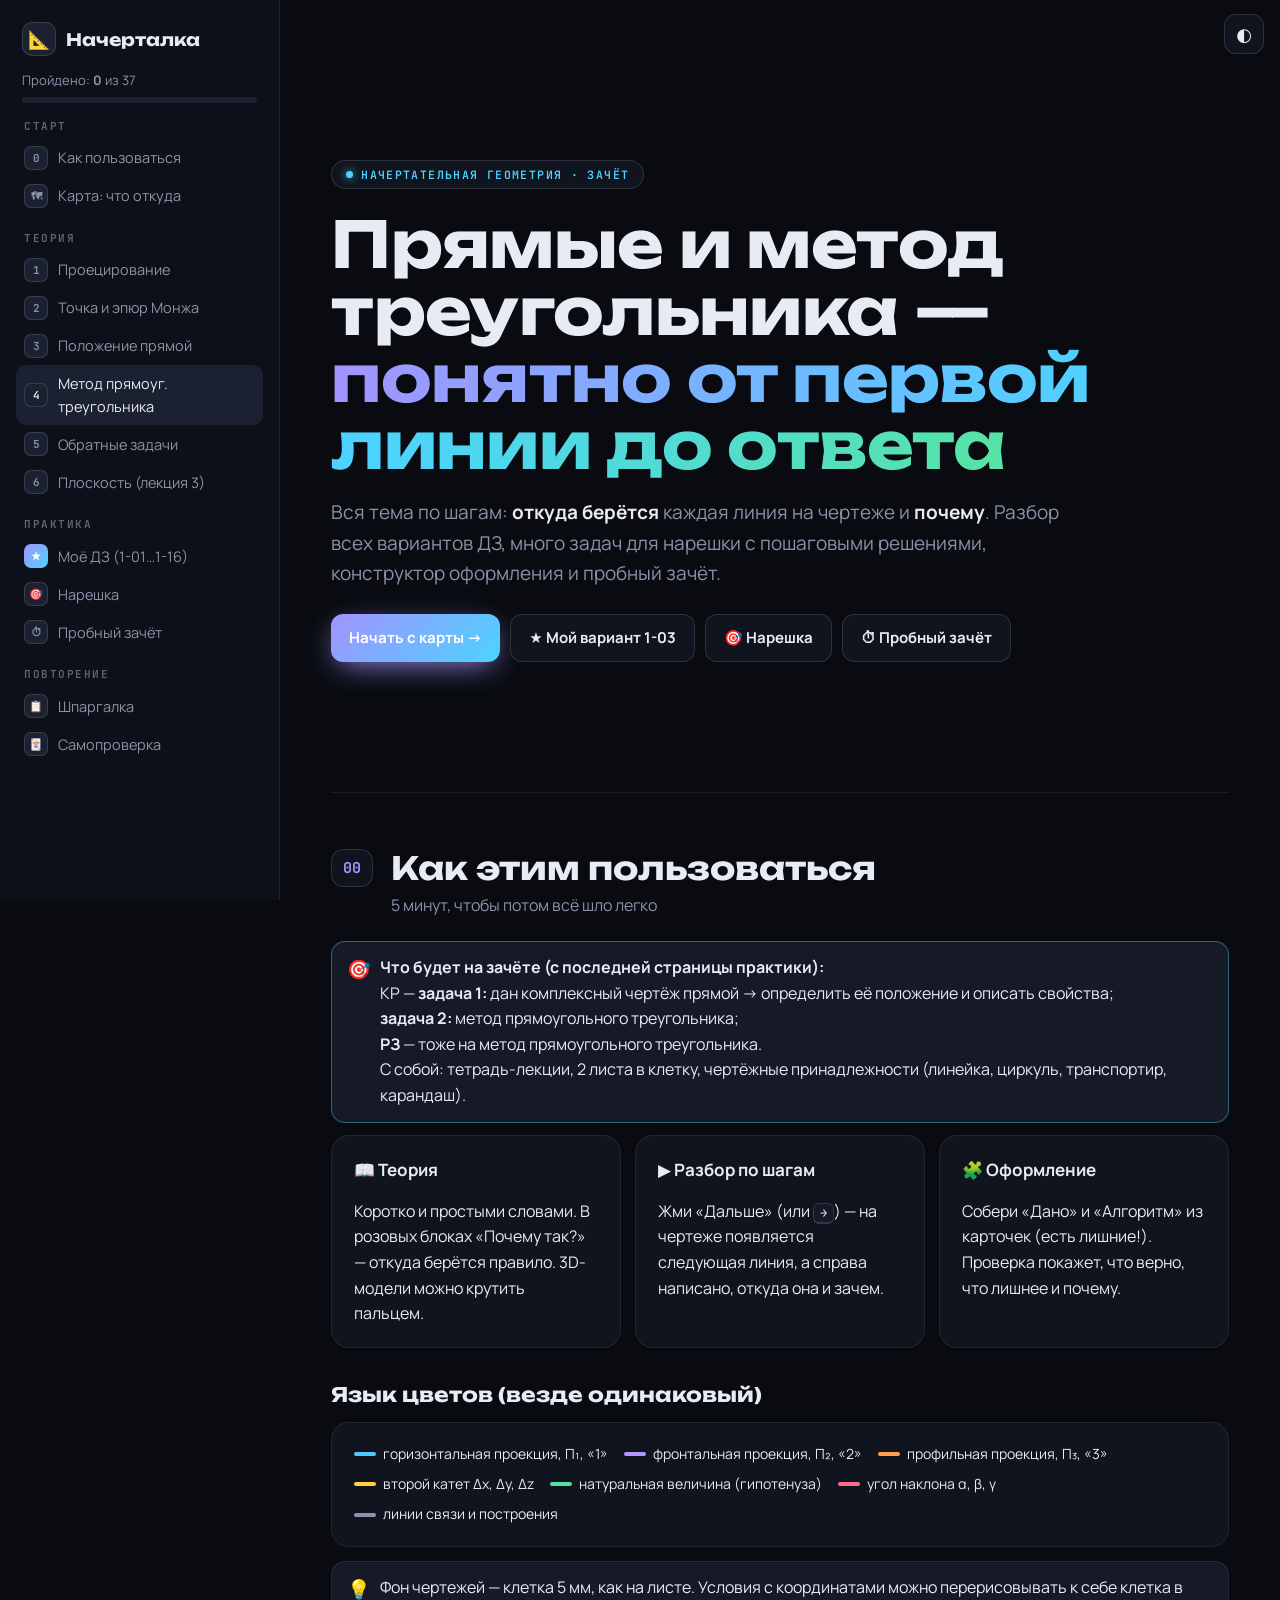
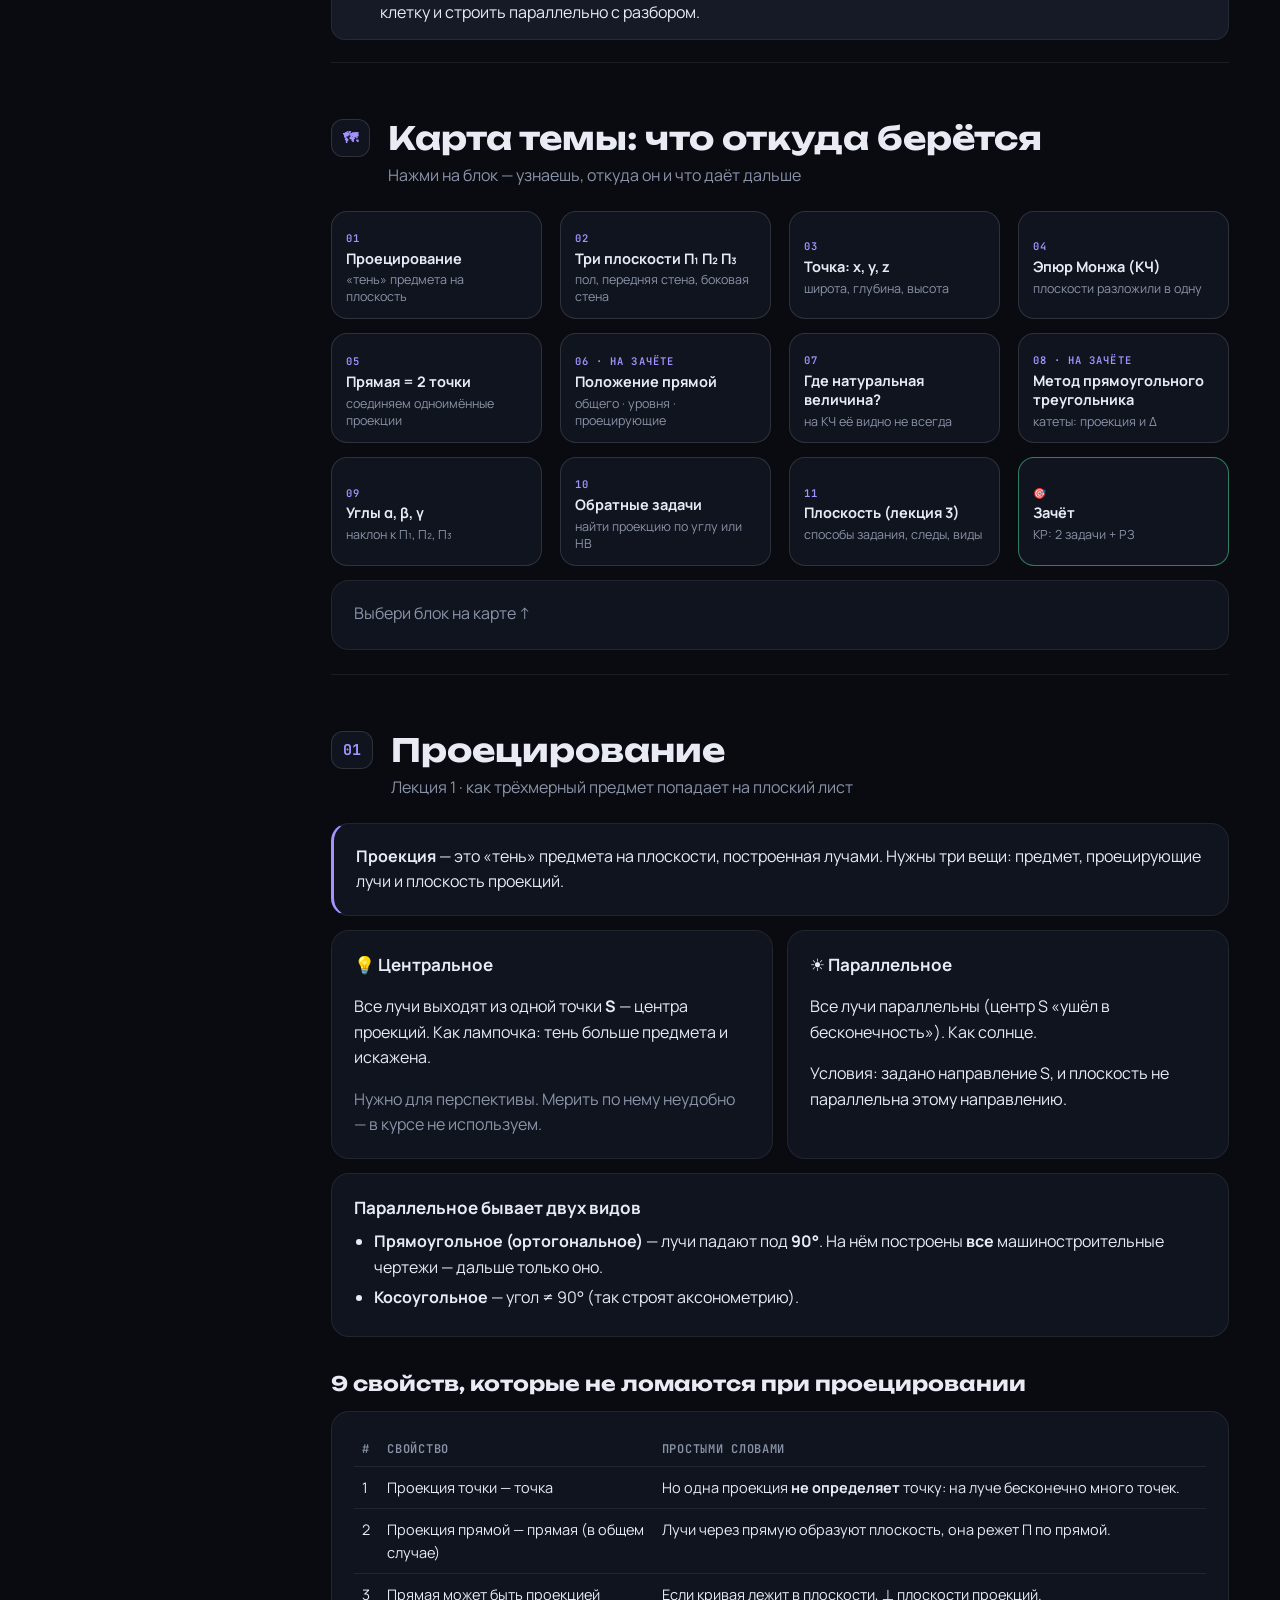
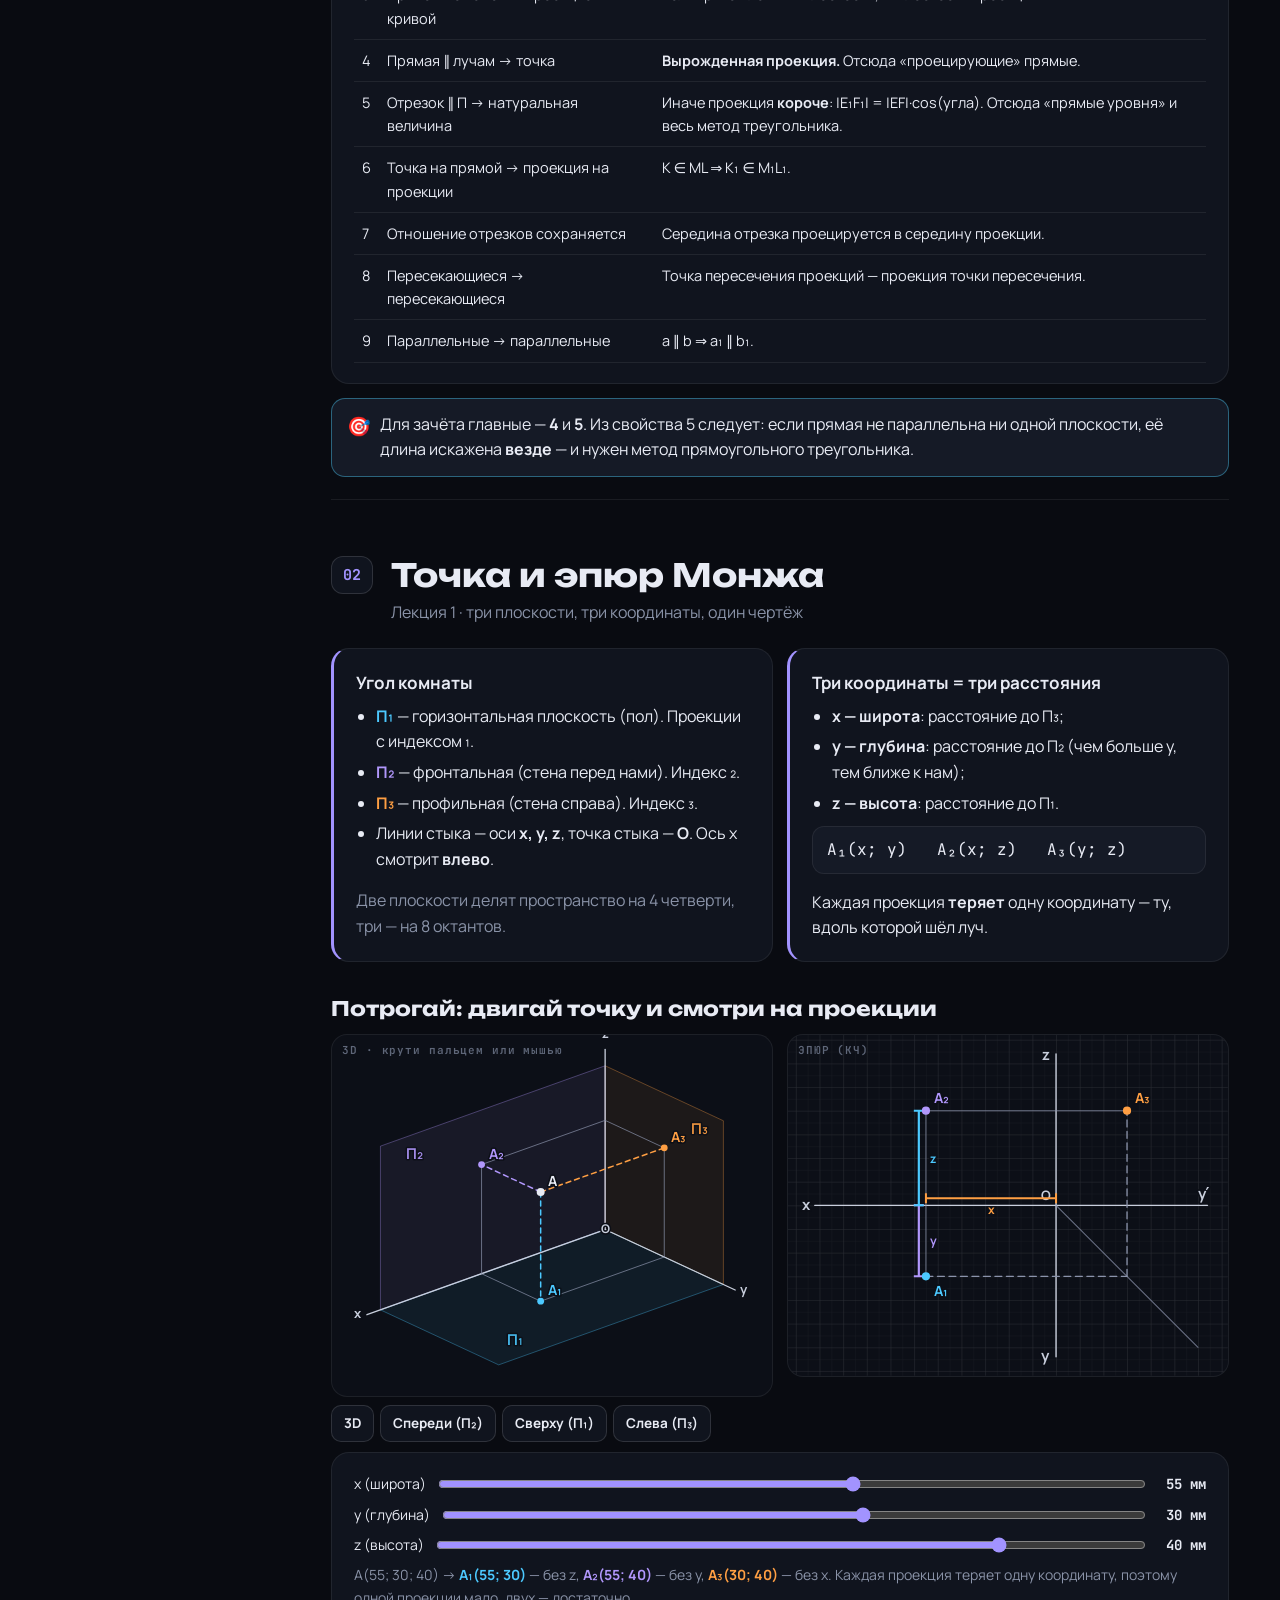
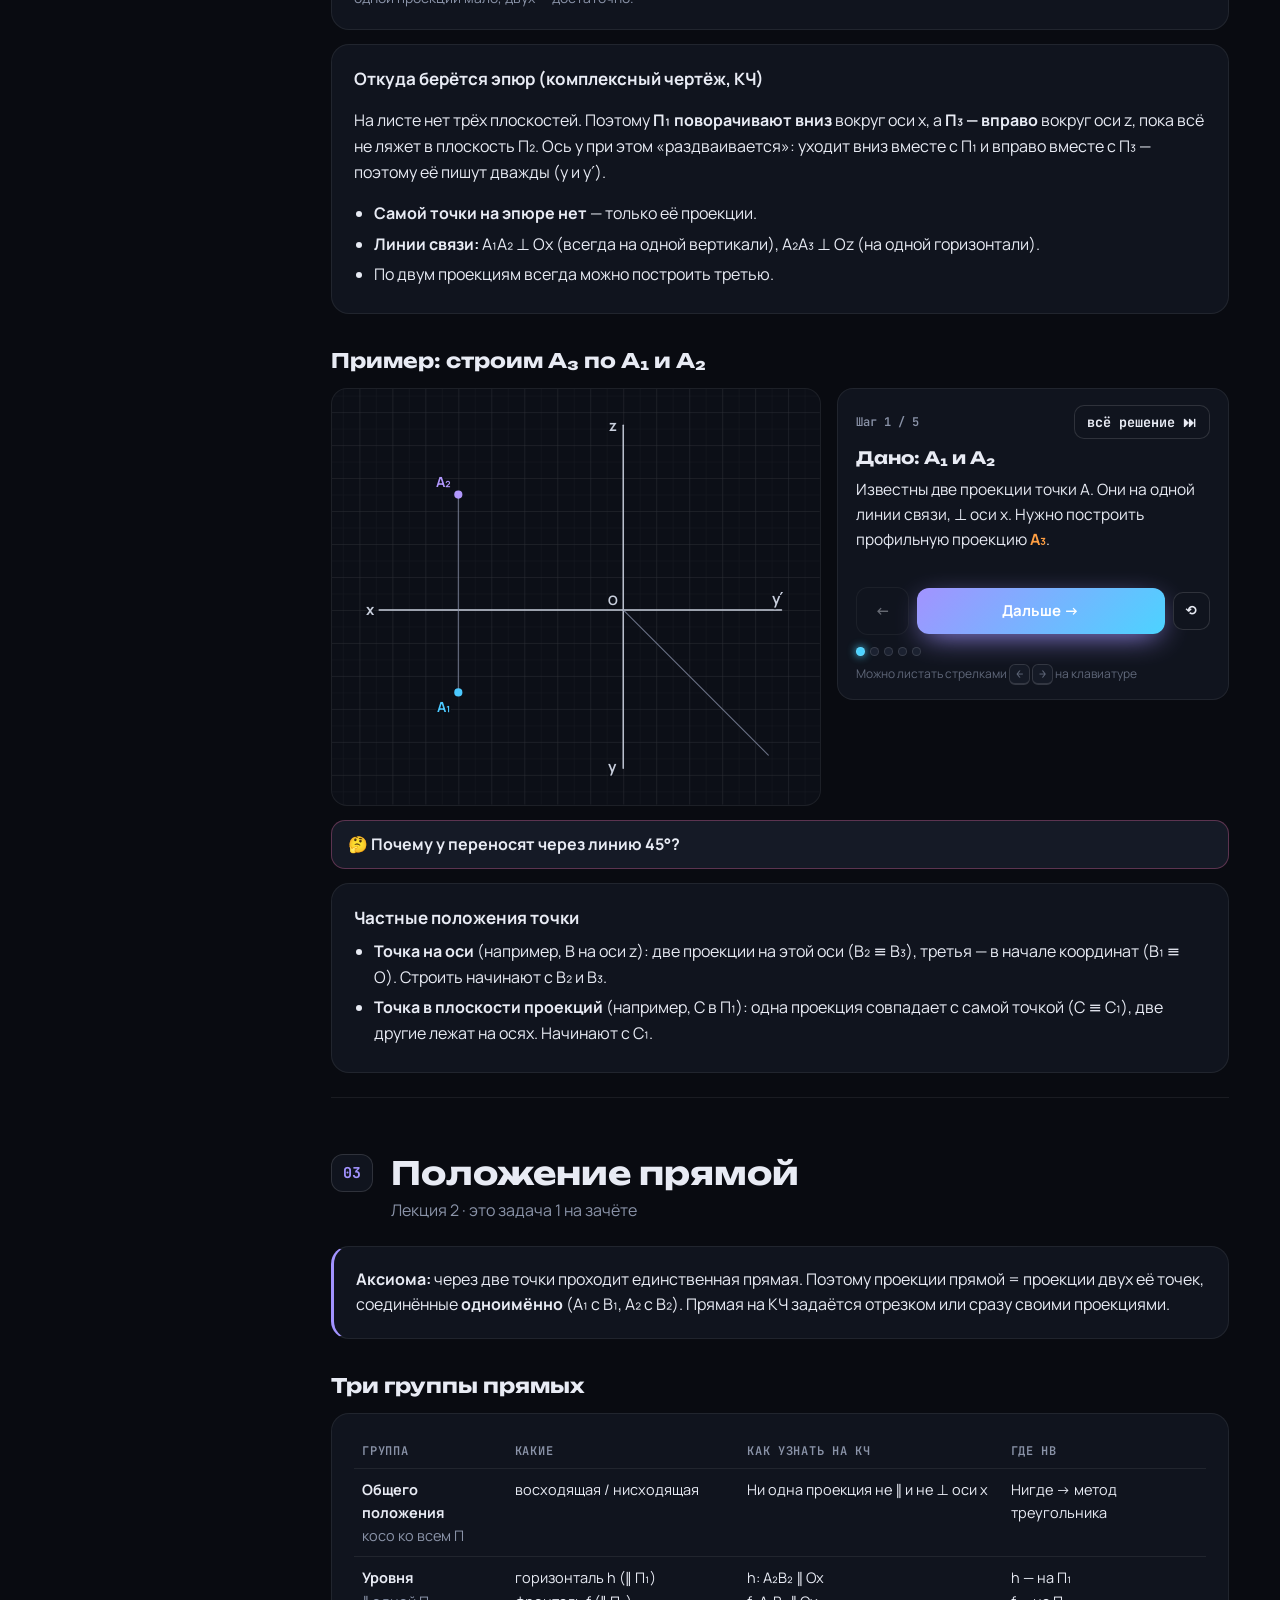
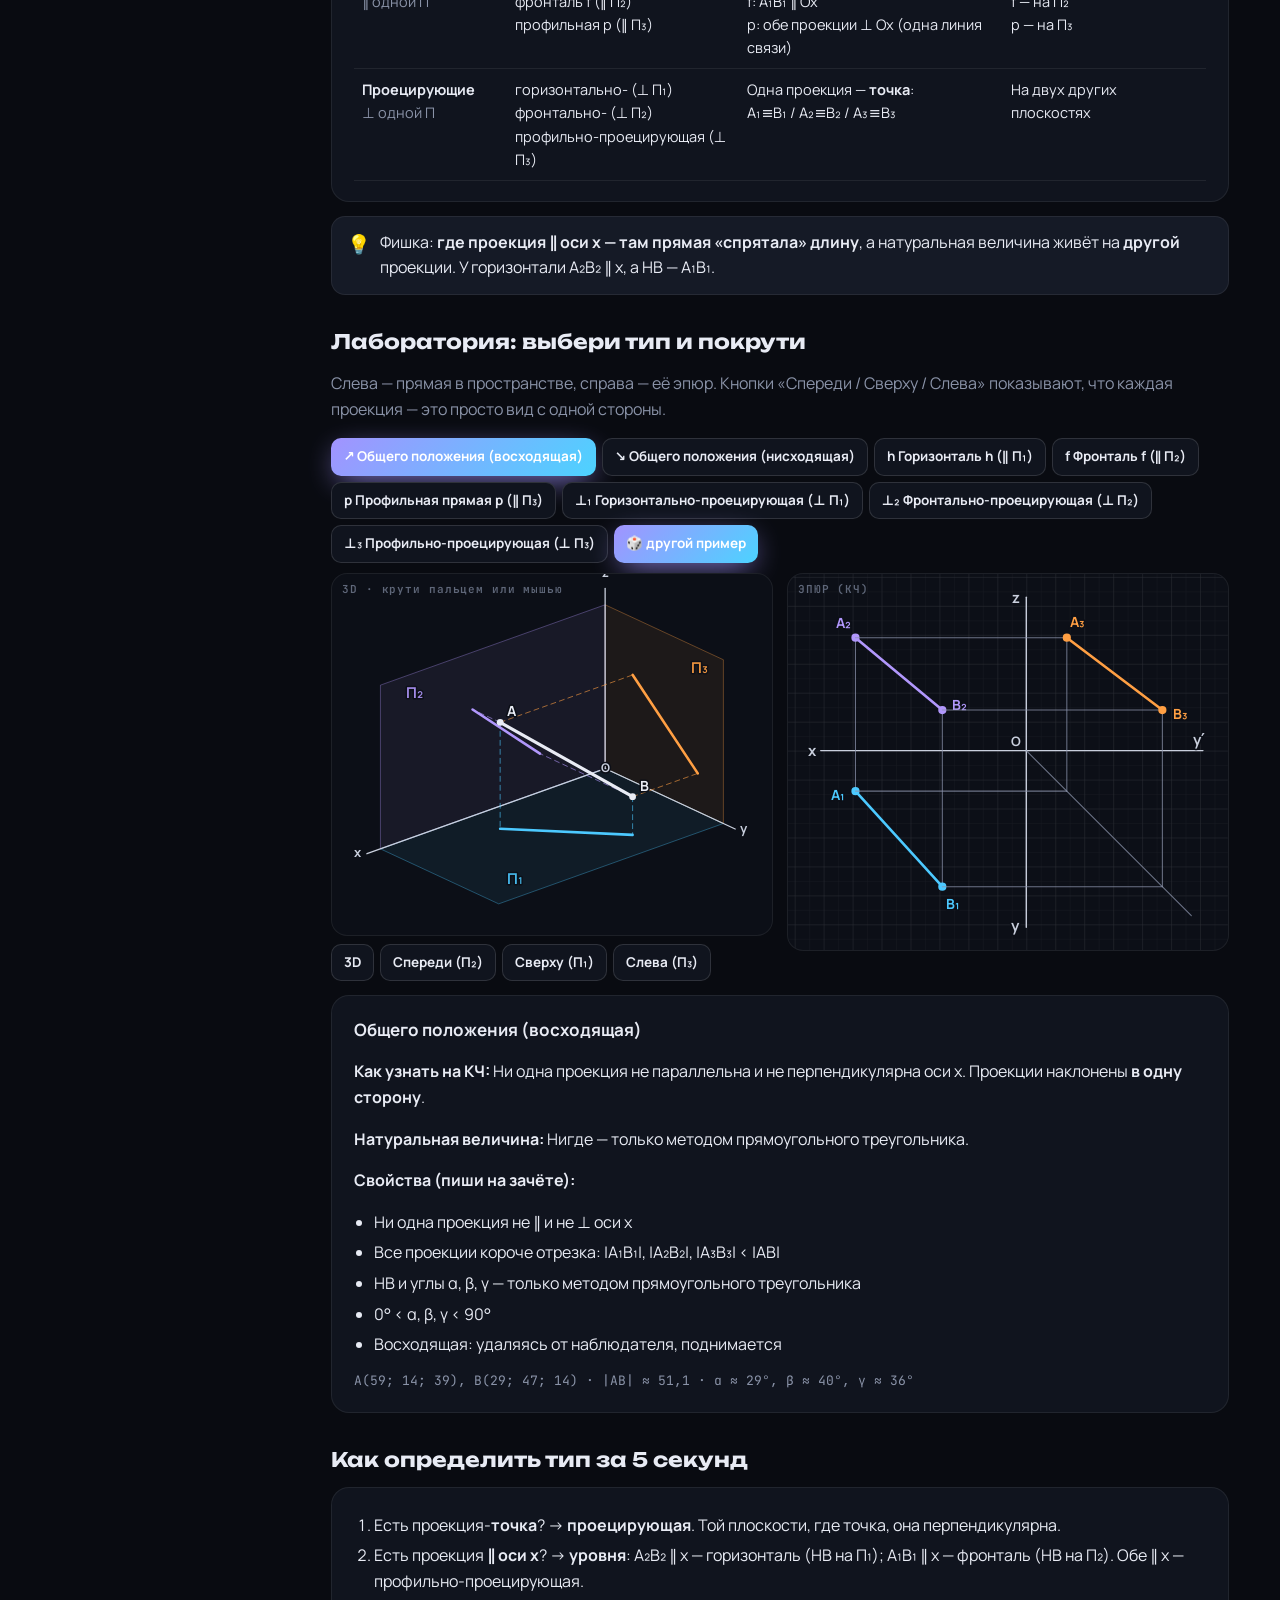
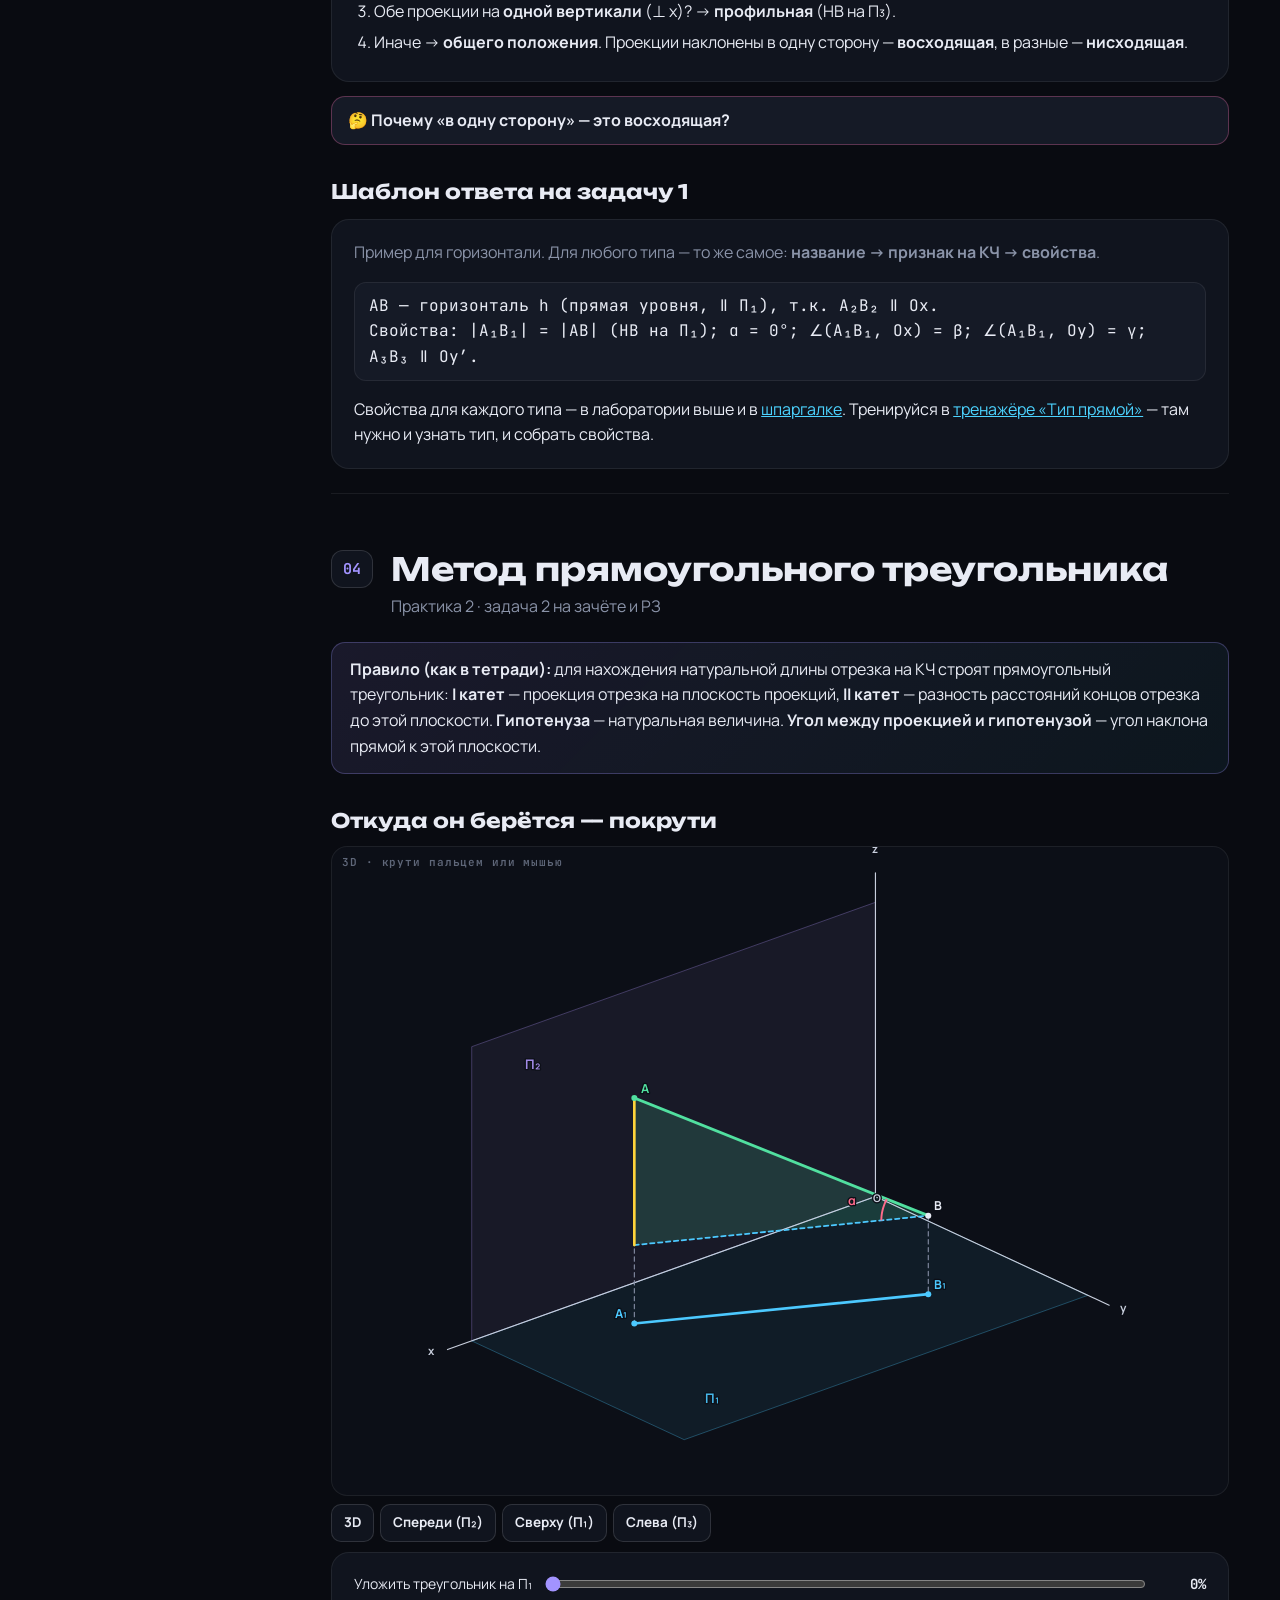
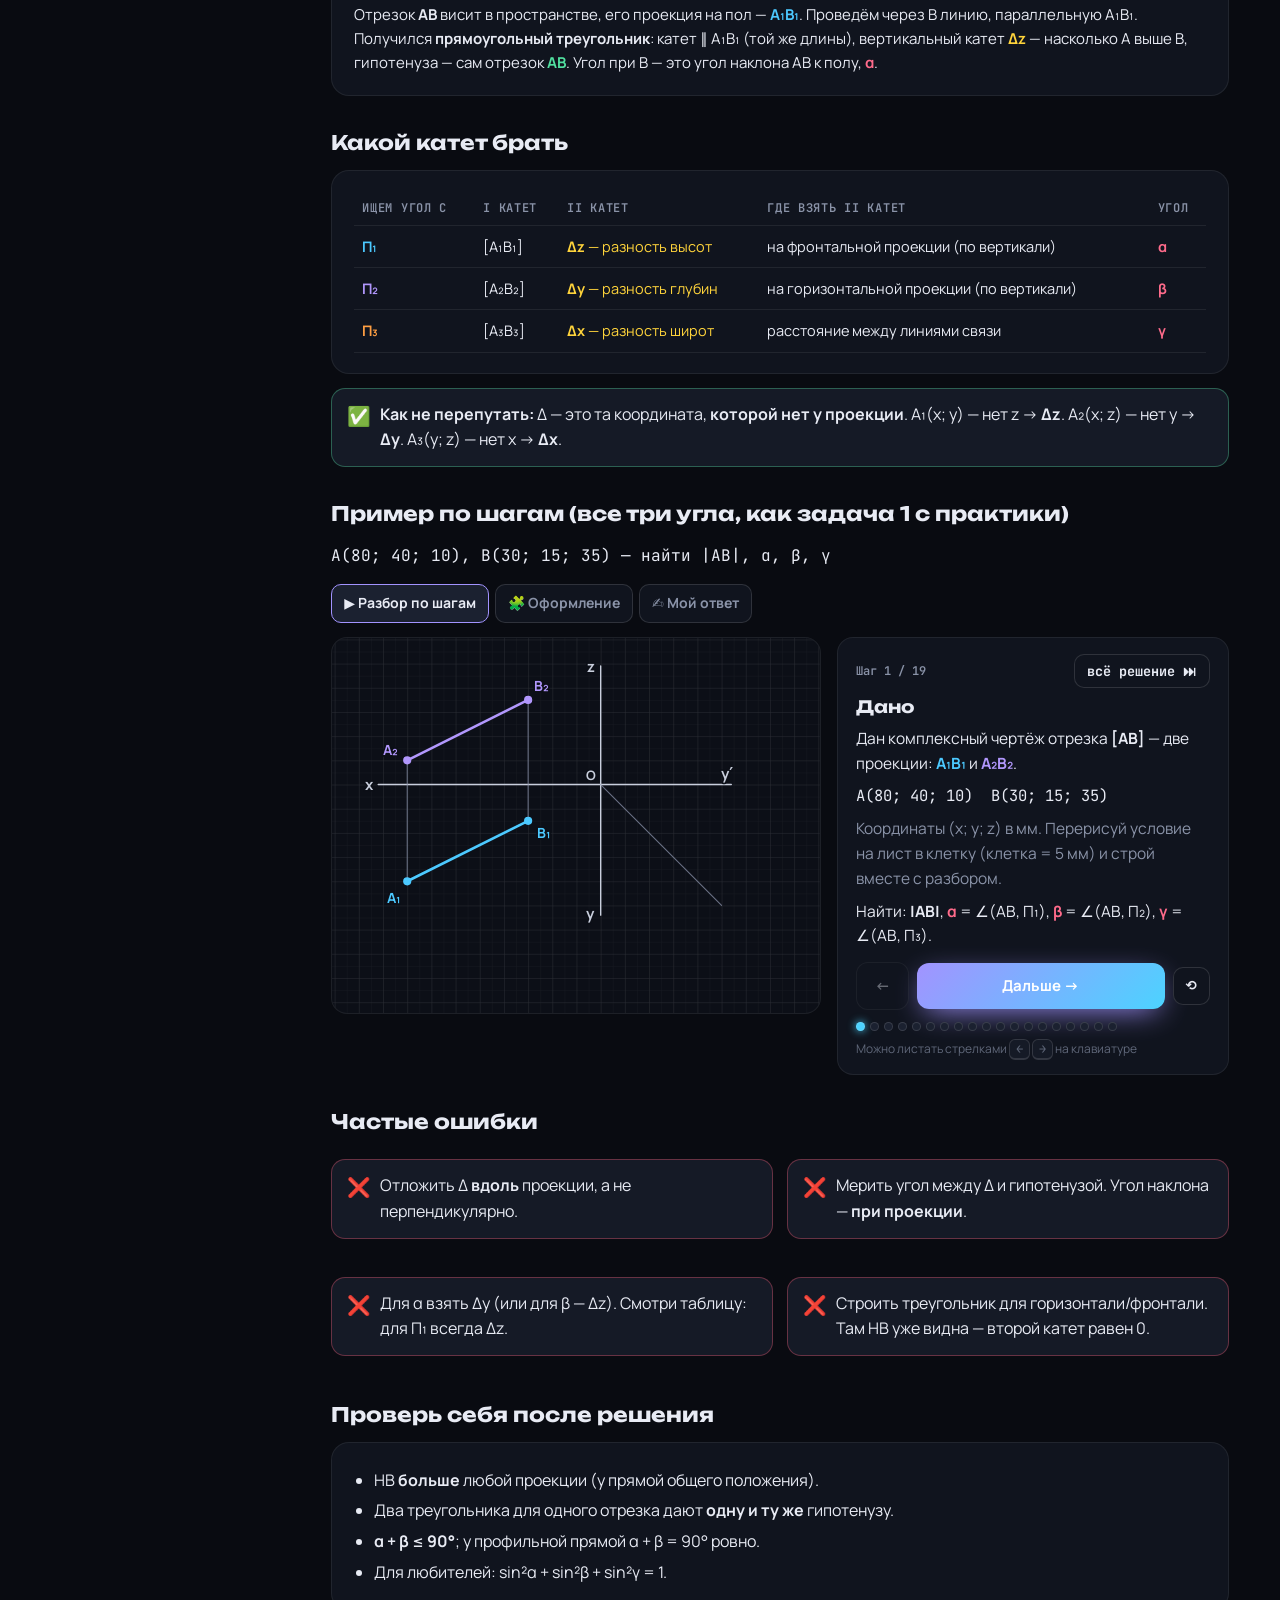
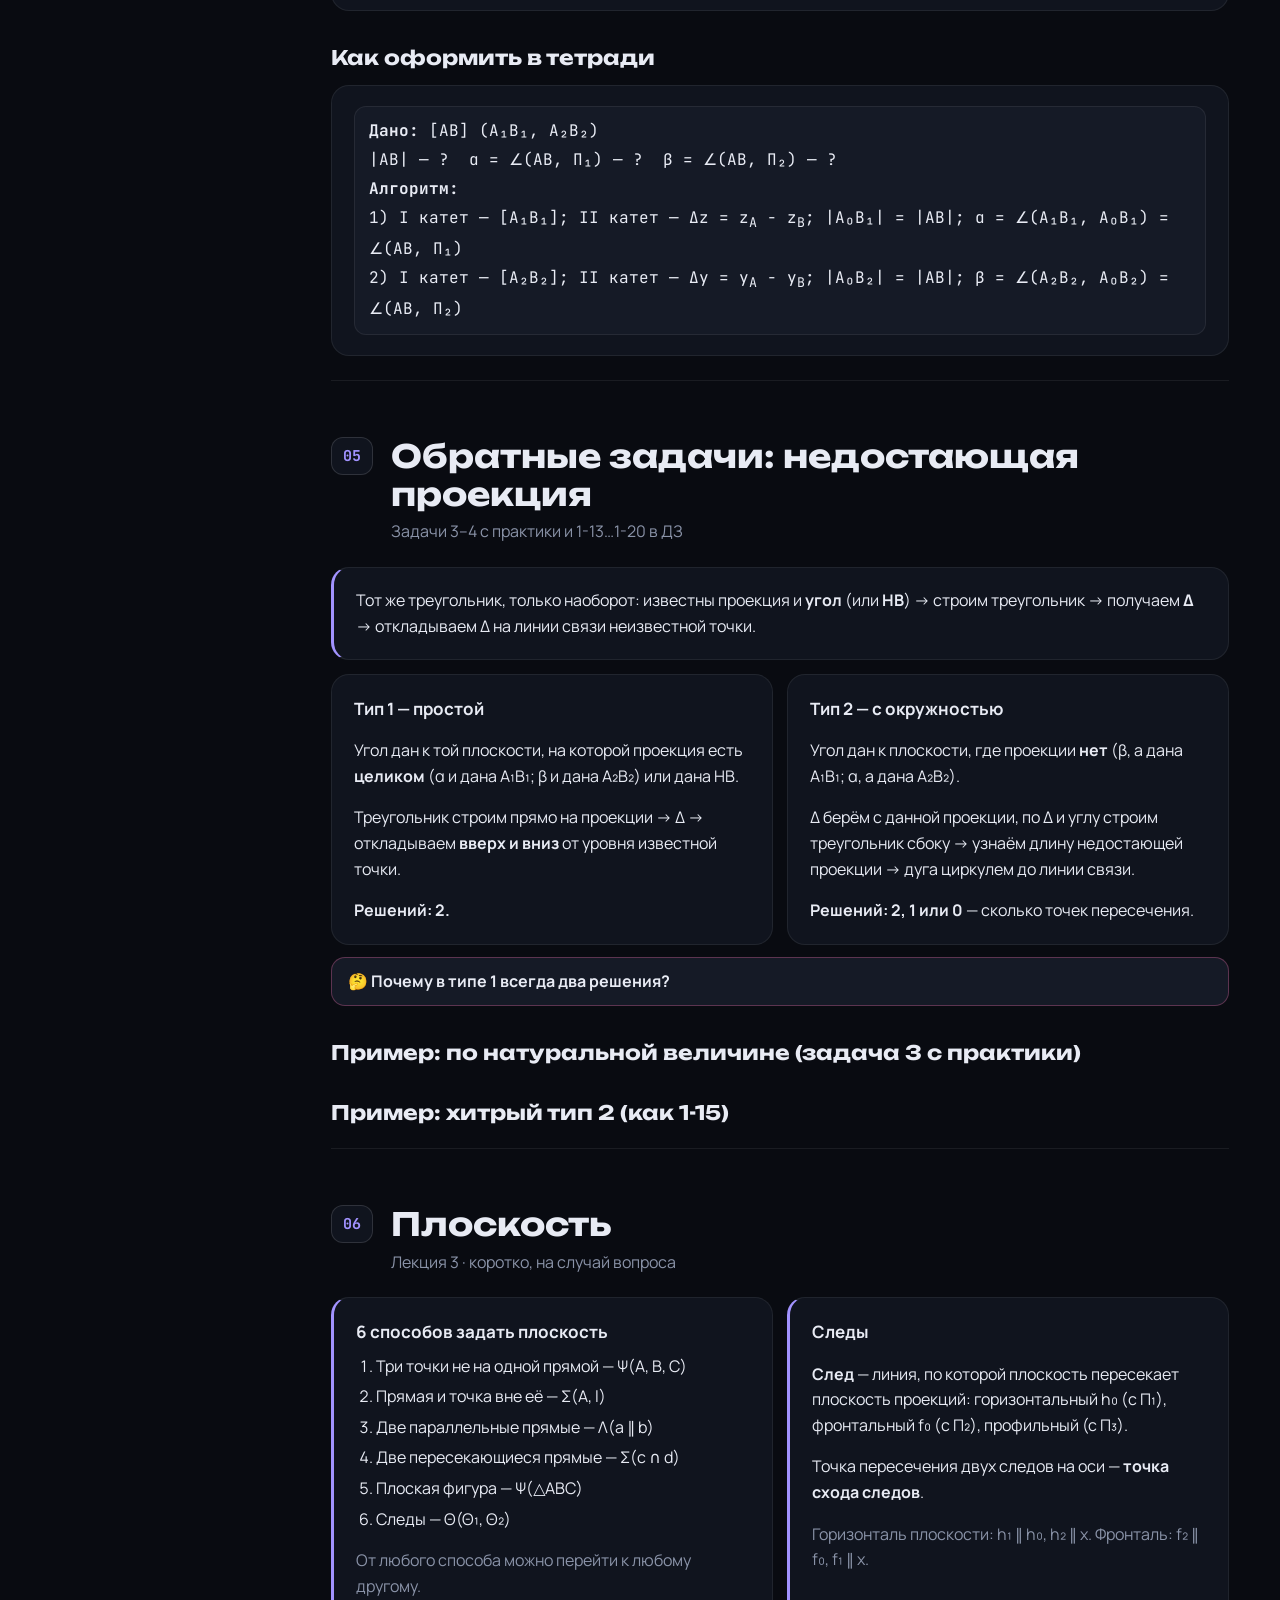
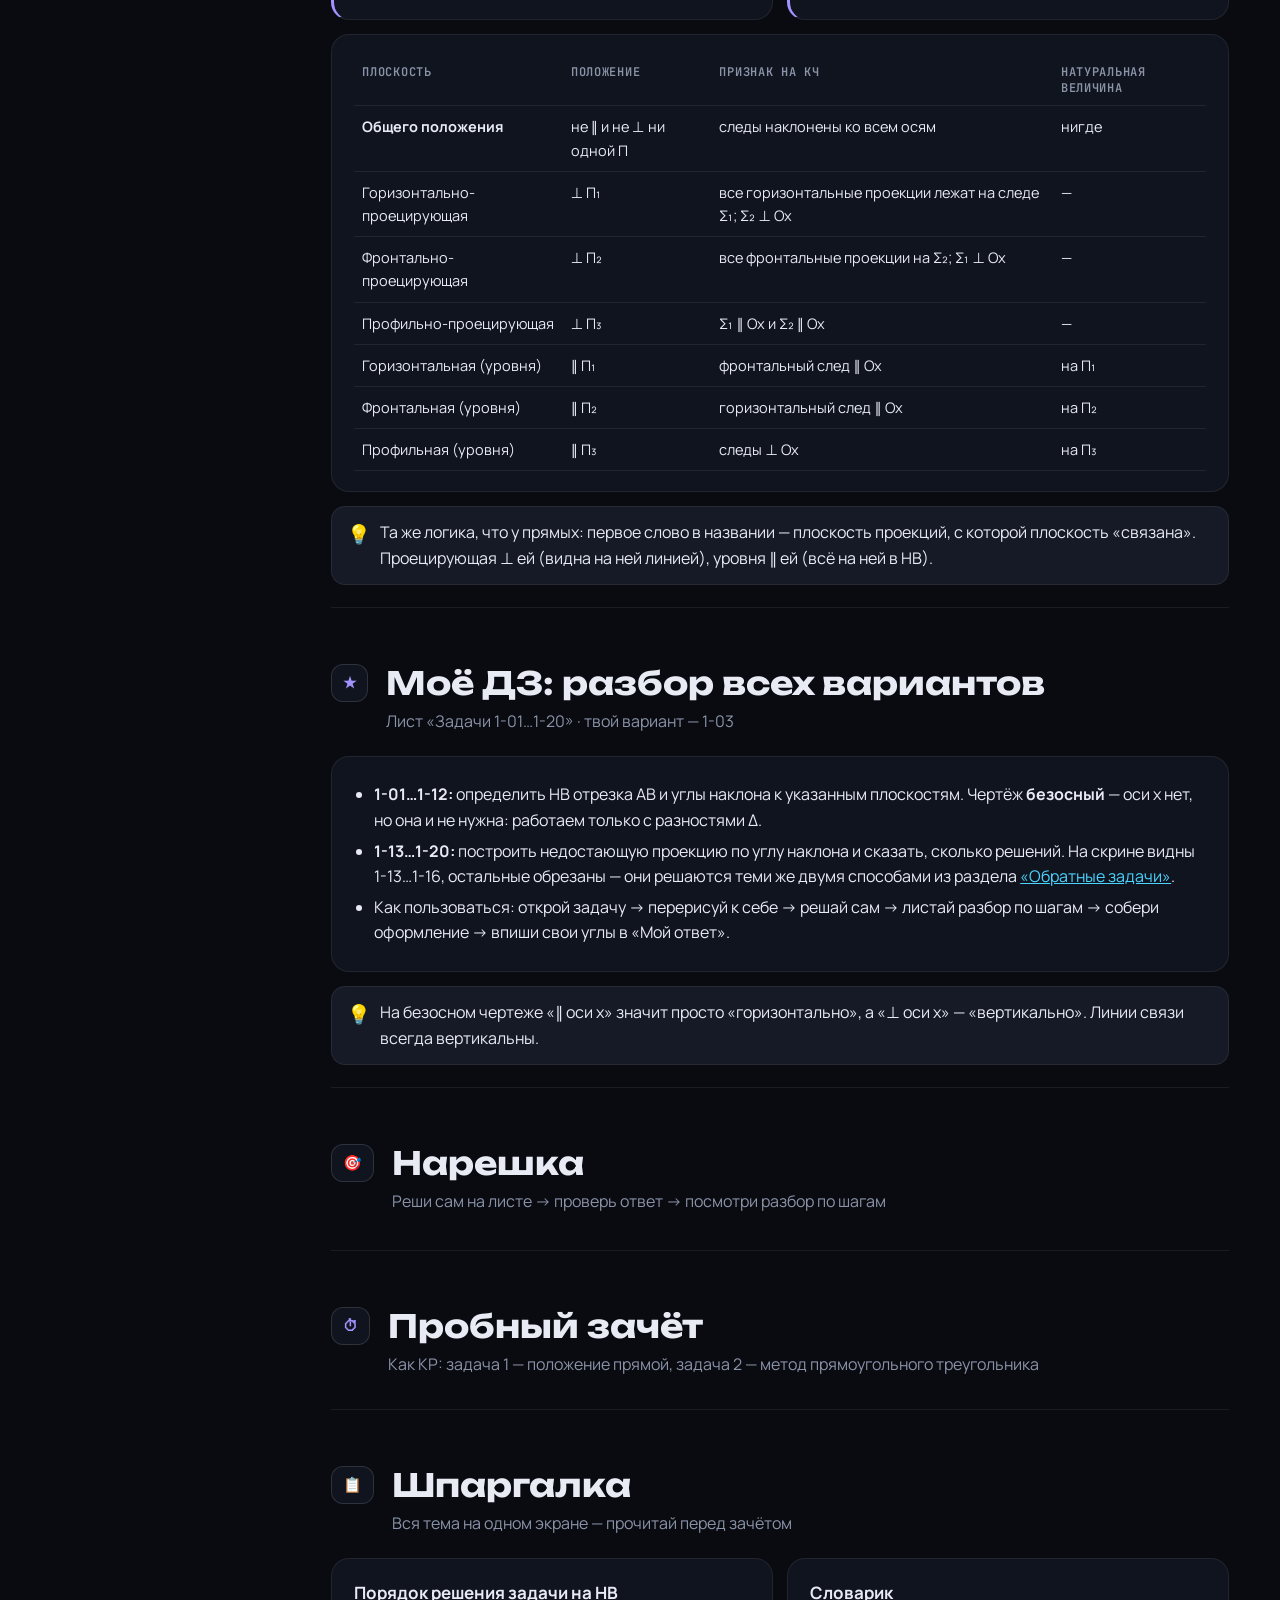
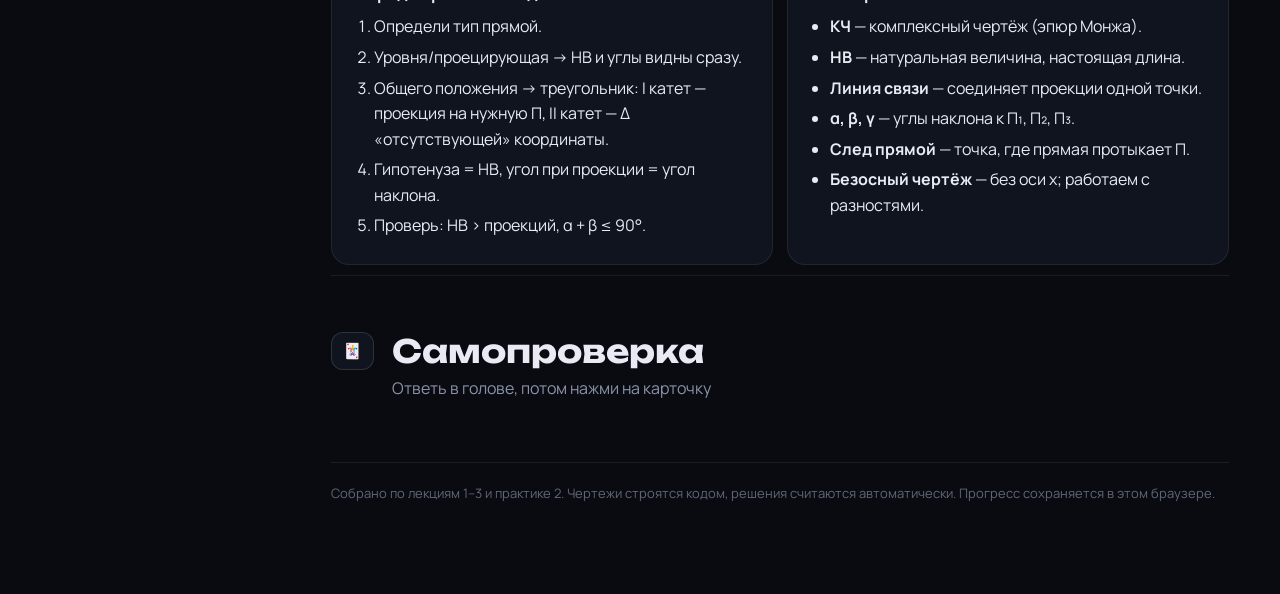
<file: index.html>
<!doctype html>
<html lang="ru">
<head>
<meta charset="utf-8">
<meta name="viewport" content="width=device-width, initial-scale=1, viewport-fit=cover">
<title>Начертательная геометрия — карта к зачёту</title>
<meta name="description" content="Интерактивная карта по начертательной геометрии: проецирование, эпюр Монжа, положение прямой, метод прямоугольного треугольника, разбор ДЗ 1-01…1-16 и нарешка.">
<meta name="theme-color" content="#090b11">
<link rel="preconnect" href="https://fonts.googleapis.com">
<link rel="preconnect" href="https://fonts.gstatic.com" crossorigin>
<link href="https://fonts.googleapis.com/css2?family=JetBrains+Mono:wght@400;600;700&family=Manrope:wght@400;500;600;700;800&family=Unbounded:wght@500;700&display=swap" rel="stylesheet">
<link rel="stylesheet" href="css/style.css">
<script>try{if(localStorage.getItem('ng-geo:theme')==='"light"')document.documentElement.classList.add('light')}catch(e){}</script>
</head>
<body>
<div class="topbar"><button type="button" class="navbtn" aria-label="Меню">☰</button><b>НГ · зачёт</b></div>
<div class="navshade"></div>
<button type="button" class="themebtn" aria-label="Тема">◐</button>

<nav class="toc" aria-label="Оглавление">
  <a class="brand" href="#top"><i>📐</i>Начерталка</a>
  <div class="prog">Пройдено: <b class="prog-n">0</b> из <span class="prog-t">0</span><div class="bar"><i></i></div></div>
  <h6>Старт</h6>
  <a class="ti" href="#start"><span>0</span>Как пользоваться</a>
  <a class="ti" href="#map"><span>🗺</span>Карта: что откуда</a>
  <h6>Теория</h6>
  <a class="ti" href="#proj"><span>1</span>Проецирование</a>
  <a class="ti" href="#point"><span>2</span>Точка и эпюр Монжа</a>
  <a class="ti" href="#line"><span>3</span>Положение прямой</a>
  <a class="ti" href="#tri"><span>4</span>Метод прямоуг. треугольника</a>
  <a class="ti" href="#rev"><span>5</span>Обратные задачи</a>
  <a class="ti" href="#plane"><span>6</span>Плоскость (лекция 3)</a>
  <h6>Практика</h6>
  <a class="ti star" href="#hw"><span>★</span>Моё ДЗ (1-01…1-16)</a>
  <a class="ti" href="#prac"><span>🎯</span>Нарешка</a>
  <a class="ti" href="#exam"><span>⏱</span>Пробный зачёт</a>
  <h6>Повторение</h6>
  <a class="ti" href="#cheat"><span>📋</span>Шпаргалка</a>
  <a class="ti" href="#self"><span>🃏</span>Самопроверка</a>
</nav>

<main id="top">

<header class="hero">
  <span class="tag">Начертательная геометрия · зачёт</span>
  <h1>Прямые и метод треугольника — <span class="grad">понятно от первой линии до ответа</span></h1>
  <p class="lead">Вся тема по шагам: <b>откуда берётся</b> каждая линия на чертеже и <b>почему</b>. Разбор всех вариантов ДЗ, много задач для нарешки с пошаговыми решениями, конструктор оформления и пробный зачёт.</p>
  <div class="btns">
    <a class="btn pri" href="#map">Начать с карты →</a>
    <a class="btn" href="#hw">★ Мой вариант 1-03</a>
    <a class="btn" href="#prac">🎯 Нарешка</a>
    <a class="btn" href="#exam">⏱ Пробный зачёт</a>
  </div>
</header>

<section class="sec" id="start">
  <div class="sec-head"><div class="sec-no">00</div><div><h2>Как этим пользоваться</h2><div class="sec-sub">5 минут, чтобы потом всё шло легко</div></div></div>
  <div class="idea exam"><b>Что будет на зачёте (с последней страницы практики):</b><br>
    КР — <b>задача 1:</b> дан комплексный чертёж прямой → определить её положение и описать свойства;<br>
    <b>задача 2:</b> метод прямоугольного треугольника;<br>
    <b>РЗ</b> — тоже на метод прямоугольного треугольника.<br>
    С собой: тетрадь-лекции, 2 листа в клетку, чертёжные принадлежности (линейка, циркуль, транспортир, карандаш).</div>
  <div class="grid3">
    <div class="card"><h4>📖 Теория</h4><p>Коротко и простыми словами. В розовых блоках «Почему так?» — откуда берётся правило. 3D-модели можно крутить пальцем.</p></div>
    <div class="card"><h4>▶️ Разбор по шагам</h4><p>Жми «Дальше» (или <span class="kbd">→</span>) — на чертеже появляется следующая линия, а справа написано, откуда она и зачем.</p></div>
    <div class="card"><h4>🧩 Оформление</h4><p>Собери «Дано» и «Алгоритм» из карточек (есть лишние!). Проверка покажет, что верно, что лишнее и почему.</p></div>
  </div>
  <h3>Язык цветов (везде одинаковый)</h3>
  <div class="card legend">
    <span><i style="background:var(--p1)"></i>горизонтальная проекция, П₁, «1»</span>
    <span><i style="background:var(--p2)"></i>фронтальная проекция, П₂, «2»</span>
    <span><i style="background:var(--p3)"></i>профильная проекция, П₃, «3»</span>
    <span><i style="background:var(--dd)"></i>второй катет Δx, Δy, Δz</span>
    <span><i style="background:var(--nv)"></i>натуральная величина (гипотенуза)</span>
    <span><i style="background:var(--ang)"></i>угол наклона α, β, γ</span>
    <span><i style="background:var(--aux)"></i>линии связи и построения</span>
  </div>
  <div class="idea">Фон чертежей — клетка 5 мм, как на листе. Условия с координатами можно перерисовывать к себе клетка в клетку и строить параллельно с разбором.</div>
</section>

<section class="sec" id="map">
  <div class="sec-head"><div class="sec-no">🗺</div><div><h2>Карта темы: что откуда берётся</h2><div class="sec-sub">Нажми на блок — узнаешь, откуда он и что даёт дальше</div></div></div>
  <div data-w="map"></div>
</section>

<section class="sec" id="proj">
  <div class="sec-head"><div class="sec-no">01</div><div><h2>Проецирование</h2><div class="sec-sub">Лекция 1 · как трёхмерный предмет попадает на плоский лист</div></div></div>
  <div class="card theory">
    <p><b>Проекция</b> — это «тень» предмета на плоскости, построенная лучами. Нужны три вещи: предмет, проецирующие лучи и плоскость проекций.</p>
  </div>
  <div class="grid2">
    <div class="card"><h4>💡 Центральное</h4><p>Все лучи выходят из одной точки <b>S</b> — центра проекций. Как лампочка: тень больше предмета и искажена.</p><p class="muted">Нужно для перспективы. Мерить по нему неудобно — в курсе не используем.</p></div>
    <div class="card"><h4>☀️ Параллельное</h4><p>Все лучи параллельны (центр S «ушёл в бесконечность»). Как солнце.</p><p>Условия: задано направление S, и плоскость не параллельна этому направлению.</p></div>
  </div>
  <div class="card"><h4>Параллельное бывает двух видов</h4>
    <ul class="clean"><li><b>Прямоугольное (ортогональное)</b> — лучи падают под <b>90°</b>. На нём построены <b>все</b> машиностроительные чертежи — дальше только оно.</li>
    <li><b>Косоугольное</b> — угол ≠ 90° (так строят аксонометрию).</li></ul></div>
  <h3>9 свойств, которые не ломаются при проецировании</h3>
  <div class="card"><div class="tscroll"><table class="t">
    <tr><th>#</th><th>Свойство</th><th>Простыми словами</th></tr>
    <tr><td>1</td><td>Проекция точки — точка</td><td>Но одна проекция <b>не определяет</b> точку: на луче бесконечно много точек.</td></tr>
    <tr><td>2</td><td>Проекция прямой — прямая (в общем случае)</td><td>Лучи через прямую образуют плоскость, она режет П по прямой.</td></tr>
    <tr><td>3</td><td>Прямая может быть проекцией кривой</td><td>Если кривая лежит в плоскости, ⊥ плоскости проекций.</td></tr>
    <tr><td>4</td><td>Прямая ∥ лучам → точка</td><td><b>Вырожденная проекция.</b> Отсюда «проецирующие» прямые.</td></tr>
    <tr><td>5</td><td>Отрезок ∥ П → натуральная величина</td><td>Иначе проекция <b>короче</b>: |E₁F₁| = |EF|·cos(угла). Отсюда «прямые уровня» и весь метод треугольника.</td></tr>
    <tr><td>6</td><td>Точка на прямой → проекция на проекции</td><td>K ∈ ML ⇒ K₁ ∈ M₁L₁.</td></tr>
    <tr><td>7</td><td>Отношение отрезков сохраняется</td><td>Середина отрезка проецируется в середину проекции.</td></tr>
    <tr><td>8</td><td>Пересекающиеся → пересекающиеся</td><td>Точка пересечения проекций — проекция точки пересечения.</td></tr>
    <tr><td>9</td><td>Параллельные → параллельные</td><td>a ∥ b ⇒ a₁ ∥ b₁.</td></tr>
  </table></div></div>
  <div class="idea exam">Для зачёта главные — <b>4</b> и <b>5</b>. Из свойства 5 следует: если прямая не параллельна ни одной плоскости, её длина искажена <b>везде</b> — и нужен метод прямоугольного треугольника.</div>
</section>

<section class="sec" id="point">
  <div class="sec-head"><div class="sec-no">02</div><div><h2>Точка и эпюр Монжа</h2><div class="sec-sub">Лекция 1 · три плоскости, три координаты, один чертёж</div></div></div>
  <div class="grid2">
    <div class="card theory"><h4>Угол комнаты</h4><ul class="clean">
      <li><b class="c-p1">П₁</b> — горизонтальная плоскость (пол). Проекции с индексом ₁.</li>
      <li><b class="c-p2">П₂</b> — фронтальная (стена перед нами). Индекс ₂.</li>
      <li><b class="c-p3">П₃</b> — профильная (стена справа). Индекс ₃.</li>
      <li>Линии стыка — оси <b>x, y, z</b>, точка стыка — <b>O</b>. Ось x смотрит <b>влево</b>.</li></ul>
      <p class="muted">Две плоскости делят пространство на 4 четверти, три — на 8 октантов.</p></div>
    <div class="card theory"><h4>Три координаты = три расстояния</h4><ul class="clean">
      <li><b>x — широта</b>: расстояние до П₃;</li>
      <li><b>y — глубина</b>: расстояние до П₂ (чем больше y, тем ближе к нам);</li>
      <li><b>z — высота</b>: расстояние до П₁.</li></ul>
      <div class="formula">A₁(x; y) &nbsp; A₂(x; z) &nbsp; A₃(y; z)</div>
      <p>Каждая проекция <b>теряет</b> одну координату — ту, вдоль которой шёл луч.</p></div>
  </div>
  <h3>Потрогай: двигай точку и смотри на проекции</h3>
  <div data-w="point"></div>
  <div class="card"><h4>Откуда берётся эпюр (комплексный чертёж, КЧ)</h4>
    <p>На листе нет трёх плоскостей. Поэтому <b>П₁ поворачивают вниз</b> вокруг оси x, а <b>П₃ — вправо</b> вокруг оси z, пока всё не ляжет в плоскость П₂. Ось y при этом «раздваивается»: уходит вниз вместе с П₁ и вправо вместе с П₃ — поэтому её пишут дважды (y и y′).</p>
    <ul class="clean"><li><b>Самой точки на эпюре нет</b> — только её проекции.</li>
      <li><b>Линии связи:</b> A₁A₂ ⊥ Ox (всегда на одной вертикали), A₂A₃ ⊥ Oz (на одной горизонтали).</li>
      <li>По двум проекциям всегда можно построить третью.</li></ul></div>
  <h3>Пример: строим A₃ по A₁ и A₂</h3>
  <div data-w="ex-p3"></div>
  <details class="why"><summary>Почему y переносят через линию 45°?</summary><div><p>На П₁ глубина y откладывается <b>вниз</b> от оси x, а на П₃ — <b>вправо</b> от оси z. Линия под 45° просто «поворачивает» отрезок y из вертикального положения в горизонтальное, сохраняя длину. Вместо неё можно перенести y циркулем — дугой с центром в O.</p></div></details>
  <div class="card"><h4>Частные положения точки</h4><ul class="clean">
    <li><b>Точка на оси</b> (например, B на оси z): две проекции на этой оси (B₂ ≡ B₃), третья — в начале координат (B₁ ≡ O). Строить начинают с B₂ и B₃.</li>
    <li><b>Точка в плоскости проекций</b> (например, C в П₁): одна проекция совпадает с самой точкой (C ≡ C₁), две другие лежат на осях. Начинают с C₁.</li></ul></div>
</section>

<section class="sec" id="line">
  <div class="sec-head"><div class="sec-no">03</div><div><h2>Положение прямой</h2><div class="sec-sub">Лекция 2 · это задача 1 на зачёте</div></div></div>
  <div class="card theory"><p><b>Аксиома:</b> через две точки проходит единственная прямая. Поэтому проекции прямой = проекции двух её точек, соединённые <b>одноимённо</b> (A₁ с B₁, A₂ с B₂). Прямая на КЧ задаётся отрезком или сразу своими проекциями.</p></div>
  <h3>Три группы прямых</h3>
  <div class="card"><div class="tscroll"><table class="t">
    <tr><th>Группа</th><th>Какие</th><th>Как узнать на КЧ</th><th>Где НВ</th></tr>
    <tr><td><b>Общего положения</b><br><span class="muted">косо ко всем П</span></td><td>восходящая / нисходящая</td><td>Ни одна проекция не ∥ и не ⊥ оси x</td><td>Нигде → метод треугольника</td></tr>
    <tr><td><b>Уровня</b><br><span class="muted">∥ одной П</span></td><td>горизонталь h (∥ П₁)<br>фронталь f (∥ П₂)<br>профильная p (∥ П₃)</td><td>h: A₂B₂ ∥ Ox<br>f: A₁B₁ ∥ Ox<br>p: обе проекции ⊥ Ox (одна линия связи)</td><td>h — на П₁<br>f — на П₂<br>p — на П₃</td></tr>
    <tr><td><b>Проецирующие</b><br><span class="muted">⊥ одной П</span></td><td>горизонтально- (⊥ П₁)<br>фронтально- (⊥ П₂)<br>профильно-проецирующая (⊥ П₃)</td><td>Одна проекция — <b>точка</b>:<br>A₁≡B₁ / A₂≡B₂ / A₃≡B₃</td><td>На двух других плоскостях</td></tr>
  </table></div></div>
  <div class="idea">Фишка: <b>где проекция ∥ оси x — там прямая «спрятала» длину</b>, а натуральная величина живёт на <b>другой</b> проекции. У горизонтали A₂B₂ ∥ x, а НВ — A₁B₁.</div>
  <h3>Лаборатория: выбери тип и покрути</h3>
  <p class="muted">Слева — прямая в пространстве, справа — её эпюр. Кнопки «Спереди / Сверху / Слева» показывают, что каждая проекция — это просто вид с одной стороны.</p>
  <div data-w="lab"></div>
  <h3>Как определить тип за 5 секунд</h3>
  <div class="card"><ol class="clean">
    <li>Есть проекция-<b>точка</b>? → <b>проецирующая</b>. Той плоскости, где точка, она перпендикулярна.</li>
    <li>Есть проекция <b>∥ оси x</b>? → <b>уровня</b>: A₂B₂ ∥ x — горизонталь (НВ на П₁); A₁B₁ ∥ x — фронталь (НВ на П₂). Обе ∥ x — профильно-проецирующая.</li>
    <li>Обе проекции на <b>одной вертикали</b> (⊥ x)? → <b>профильная</b> (НВ на П₃).</li>
    <li>Иначе → <b>общего положения</b>. Проекции наклонены в одну сторону — <b>восходящая</b>, в разные — <b>нисходящая</b>.</li>
  </ol></div>
  <details class="why"><summary>Почему «в одну сторону» — это восходящая?</summary><div><p>Наблюдатель стоит перед П₂. «Удаляться» — значит уменьшать y. Восходящая: y уменьшается, z растёт. На фронтальной проекции точка с большей z выше; на горизонтальной точка с меньшей y тоже выше (ближе к оси x). Значит, обе проекции поднимаются к одному и тому же концу — наклонены одинаково.</p></div></details>
  <h3>Шаблон ответа на задачу 1</h3>
  <div class="card"><p class="muted" style="margin-top:0">Пример для горизонтали. Для любого типа — то же самое: <b>название → признак на КЧ → свойства</b>.</p>
    <div class="formula" style="white-space:normal">AB — горизонталь h (прямая уровня, ∥ П₁), т.к. A₂B₂ ∥ Ox.<br>Свойства: |A₁B₁| = |AB| (НВ на П₁); α = 0°; ∠(A₁B₁, Ox) = β; ∠(A₁B₁, Oy) = γ; A₃B₃ ∥ Oy′.</div>
    <p>Свойства для каждого типа — в лаборатории выше и в <a href="#cheat">шпаргалке</a>. Тренируйся в <a href="#prac">тренажёре «Тип прямой»</a> — там нужно и узнать тип, и собрать свойства.</p></div>
</section>

<section class="sec" id="tri">
  <div class="sec-head"><div class="sec-no">04</div><div><h2>Метод прямоугольного треугольника</h2><div class="sec-sub">Практика 2 · задача 2 на зачёте и РЗ</div></div></div>
  <div class="def"><b>Правило (как в тетради):</b> для нахождения натуральной длины отрезка на КЧ строят прямоугольный треугольник: <b>I катет</b> — проекция отрезка на плоскость проекций, <b>II катет</b> — разность расстояний концов отрезка до этой плоскости. <b>Гипотенуза</b> — натуральная величина. <b>Угол между проекцией и гипотенузой</b> — угол наклона прямой к этой плоскости.</div>
  <h3>Откуда он берётся — покрути</h3>
  <div data-w="tri3d"></div>
  <h3>Какой катет брать</h3>
  <div class="card"><div class="tscroll"><table class="t">
    <tr><th>Ищем угол с</th><th>I катет</th><th>II катет</th><th>Где взять II катет</th><th>Угол</th></tr>
    <tr><td class="c-p1"><b>П₁</b></td><td>[A₁B₁]</td><td class="c-dd"><b>Δz</b> — разность высот</td><td>на фронтальной проекции (по вертикали)</td><td class="c-ang"><b>α</b></td></tr>
    <tr><td class="c-p2"><b>П₂</b></td><td>[A₂B₂]</td><td class="c-dd"><b>Δy</b> — разность глубин</td><td>на горизонтальной проекции (по вертикали)</td><td class="c-ang"><b>β</b></td></tr>
    <tr><td class="c-p3"><b>П₃</b></td><td>[A₃B₃]</td><td class="c-dd"><b>Δx</b> — разность широт</td><td>расстояние между линиями связи</td><td class="c-ang"><b>γ</b></td></tr>
  </table></div></div>
  <div class="idea good"><b>Как не перепутать:</b> Δ — это та координата, <b>которой нет у проекции</b>. A₁(x; y) — нет z → <b>Δz</b>. A₂(x; z) — нет y → <b>Δy</b>. A₃(y; z) — нет x → <b>Δx</b>.</div>
  <h3>Пример по шагам (все три угла, как задача 1 с практики)</h3>
  <div data-w="ex-tri"></div>
  <h3>Частые ошибки</h3>
  <div class="grid2">
    <div class="idea err">Отложить Δ <b>вдоль</b> проекции, а не перпендикулярно.</div>
    <div class="idea err">Мерить угол между Δ и гипотенузой. Угол наклона — <b>при проекции</b>.</div>
    <div class="idea err">Для α взять Δy (или для β — Δz). Смотри таблицу: для П₁ всегда Δz.</div>
    <div class="idea err">Строить треугольник для горизонтали/фронтали. Там НВ уже видна — второй катет равен 0.</div>
  </div>
  <h3>Проверь себя после решения</h3>
  <div class="card"><ul class="clean">
    <li>НВ <b>больше</b> любой проекции (у прямой общего положения).</li>
    <li>Два треугольника для одного отрезка дают <b>одну и ту же</b> гипотенузу.</li>
    <li><b>α + β ≤ 90°</b>; у профильной прямой α + β = 90° ровно.</li>
    <li>Для любителей: sin²α + sin²β + sin²γ = 1.</li></ul></div>
  <h3>Как оформить в тетради</h3>
  <div class="card"><div class="formula" style="white-space:normal;line-height:1.8">
    <b>Дано:</b> [AB] (A₁B₁, A₂B₂)<br>|AB| — ?&nbsp; α = ∠(AB, П₁) — ?&nbsp; β = ∠(AB, П₂) — ?<br>
    <b>Алгоритм:</b><br>1) I катет — [A₁B₁]; II катет — Δz = z<sub>A</sub> − z<sub>B</sub>; |A₀B₁| = |AB|; α = ∠(A₁B₁, A₀B₁) = ∠(AB, П₁)<br>
    2) I катет — [A₂B₂]; II катет — Δy = y<sub>A</sub> − y<sub>B</sub>; |A₀B₂| = |AB|; β = ∠(A₂B₂, A₀B₂) = ∠(AB, П₂)</div></div>
</section>

<section class="sec" id="rev">
  <div class="sec-head"><div class="sec-no">05</div><div><h2>Обратные задачи: недостающая проекция</h2><div class="sec-sub">Задачи 3–4 с практики и 1-13…1-20 в ДЗ</div></div></div>
  <div class="card theory"><p>Тот же треугольник, только наоборот: известны проекция и <b>угол</b> (или <b>НВ</b>) → строим треугольник → получаем <b>Δ</b> → откладываем Δ на линии связи неизвестной точки.</p></div>
  <div class="grid2">
    <div class="card"><h4>Тип 1 — простой</h4><p>Угол дан к той плоскости, на которой проекция есть <b>целиком</b> (α и дана A₁B₁; β и дана A₂B₂) или дана НВ.</p><p>Треугольник строим прямо на проекции → Δ → откладываем <b>вверх и вниз</b> от уровня известной точки.</p><p><b>Решений: 2.</b></p></div>
    <div class="card"><h4>Тип 2 — с окружностью</h4><p>Угол дан к плоскости, где проекции <b>нет</b> (β, а дана A₁B₁; α, а дана A₂B₂).</p><p>Δ берём с данной проекции, по Δ и углу строим треугольник сбоку → узнаём длину недостающей проекции → дуга циркулем до линии связи.</p><p><b>Решений: 2, 1 или 0</b> — сколько точек пересечения.</p></div>
  </div>
  <details class="why"><summary>Почему в типе 1 всегда два решения?</summary><div><p>Треугольник даёт только <b>величину</b> Δ — насколько точка B выше (или ближе) точки A. Но не знак: B может быть и выше, и ниже на столько же. Оба отрезка имеют одну и ту же проекцию и один и тот же угол.</p></div></details>
  <h3>Пример: по натуральной величине (задача 3 с практики)</h3>
  <div data-w="rev-ex1"></div>
  <h3>Пример: хитрый тип 2 (как 1-15)</h3>
  <div data-w="rev-ex2"></div>
</section>

<section class="sec" id="plane">
  <div class="sec-head"><div class="sec-no">06</div><div><h2>Плоскость</h2><div class="sec-sub">Лекция 3 · коротко, на случай вопроса</div></div></div>
  <div class="grid2">
    <div class="card theory"><h4>6 способов задать плоскость</h4><ol class="clean"><li>Три точки не на одной прямой — Ψ(A, B, C)</li><li>Прямая и точка вне её — Σ(A, l)</li><li>Две параллельные прямые — Λ(a ∥ b)</li><li>Две пересекающиеся прямые — Σ(c ∩ d)</li><li>Плоская фигура — Ψ(△ABC)</li><li>Следы — Θ(Θ₁, Θ₂)</li></ol><p class="muted">От любого способа можно перейти к любому другому.</p></div>
    <div class="card theory"><h4>Следы</h4><p><b>След</b> — линия, по которой плоскость пересекает плоскость проекций: горизонтальный h₀ (с П₁), фронтальный f₀ (с П₂), профильный (с П₃).</p><p>Точка пересечения двух следов на оси — <b>точка схода следов</b>.</p><p class="muted">Горизонталь плоскости: h₁ ∥ h₀, h₂ ∥ x. Фронталь: f₂ ∥ f₀, f₁ ∥ x.</p></div>
  </div>
  <div class="card"><div class="tscroll"><table class="t">
    <tr><th>Плоскость</th><th>Положение</th><th>Признак на КЧ</th><th>Натуральная величина</th></tr>
    <tr><td><b>Общего положения</b></td><td>не ∥ и не ⊥ ни одной П</td><td>следы наклонены ко всем осям</td><td>нигде</td></tr>
    <tr><td>Горизонтально-проецирующая</td><td>⊥ П₁</td><td>все горизонтальные проекции лежат на следе Σ₁; Σ₂ ⊥ Ox</td><td>—</td></tr>
    <tr><td>Фронтально-проецирующая</td><td>⊥ П₂</td><td>все фронтальные проекции на Σ₂; Σ₁ ⊥ Ox</td><td>—</td></tr>
    <tr><td>Профильно-проецирующая</td><td>⊥ П₃</td><td>Σ₁ ∥ Ox и Σ₂ ∥ Ox</td><td>—</td></tr>
    <tr><td>Горизонтальная (уровня)</td><td>∥ П₁</td><td>фронтальный след ∥ Ox</td><td>на П₁</td></tr>
    <tr><td>Фронтальная (уровня)</td><td>∥ П₂</td><td>горизонтальный след ∥ Ox</td><td>на П₂</td></tr>
    <tr><td>Профильная (уровня)</td><td>∥ П₃</td><td>следы ⊥ Ox</td><td>на П₃</td></tr>
  </table></div></div>
  <div class="idea">Та же логика, что у прямых: первое слово в названии — плоскость проекций, с которой плоскость «связана». Проецирующая ⊥ ей (видна на ней линией), уровня ∥ ей (всё на ней в НВ).</div>
</section>

<section class="sec" id="hw">
  <div class="sec-head"><div class="sec-no">★</div><div><h2>Моё ДЗ: разбор всех вариантов</h2><div class="sec-sub">Лист «Задачи 1-01…1-20» · твой вариант — 1-03</div></div></div>
  <div class="card"><ul class="clean">
    <li><b>1-01…1-12:</b> определить НВ отрезка AB и углы наклона к указанным плоскостям. Чертёж <b>безосный</b> — оси x нет, но она и не нужна: работаем только с разностями Δ.</li>
    <li><b>1-13…1-20:</b> построить недостающую проекцию по углу наклона и сказать, сколько решений. На скрине видны 1-13…1-16, остальные обрезаны — они решаются теми же двумя способами из раздела <a href="#rev">«Обратные задачи»</a>.</li>
    <li>Как пользоваться: открой задачу → перерисуй к себе → решай сам → листай разбор по шагам → собери оформление → впиши свои углы в «Мой ответ».</li></ul></div>
  <div class="idea">На безосном чертеже «∥ оси x» значит просто «горизонтально», а «⊥ оси x» — «вертикально». Линии связи всегда вертикальны.</div>
  <div data-w="hw"></div>
</section>

<section class="sec" id="prac">
  <div class="sec-head"><div class="sec-no">🎯</div><div><h2>Нарешка</h2><div class="sec-sub">Реши сам на листе → проверь ответ → посмотри разбор по шагам</div></div></div>
  <div class="tabs" data-w="prac-tabs"></div>
  <div data-w="prac"></div>
</section>

<section class="sec" id="exam">
  <div class="sec-head"><div class="sec-no">⏱</div><div><h2>Пробный зачёт</h2><div class="sec-sub">Как КР: задача 1 — положение прямой, задача 2 — метод прямоугольного треугольника</div></div></div>
  <div data-w="exam"></div>
</section>

<section class="sec" id="cheat">
  <div class="sec-head"><div class="sec-no">📋</div><div><h2>Шпаргалка</h2><div class="sec-sub">Вся тема на одном экране — прочитай перед зачётом</div></div></div>
  <div data-w="cheat"></div>
  <div class="grid2">
    <div class="card"><h4>Порядок решения задачи на НВ</h4><ol class="clean"><li>Определи тип прямой.</li><li>Уровня/проецирующая → НВ и углы видны сразу.</li><li>Общего положения → треугольник: I катет — проекция на нужную П, II катет — Δ «отсутствующей» координаты.</li><li>Гипотенуза = НВ, угол при проекции = угол наклона.</li><li>Проверь: НВ > проекций, α + β ≤ 90°.</li></ol></div>
    <div class="card"><h4>Словарик</h4><ul class="clean"><li><b>КЧ</b> — комплексный чертёж (эпюр Монжа).</li><li><b>НВ</b> — натуральная величина, настоящая длина.</li><li><b>Линия связи</b> — соединяет проекции одной точки.</li><li><b>α, β, γ</b> — углы наклона к П₁, П₂, П₃.</li><li><b>След прямой</b> — точка, где прямая протыкает П.</li><li><b>Безосный чертёж</b> — без оси x; работаем с разностями.</li></ul></div>
  </div>
</section>

<section class="sec" id="self">
  <div class="sec-head"><div class="sec-no">🃏</div><div><h2>Самопроверка</h2><div class="sec-sub">Ответь в голове, потом нажми на карточку</div></div></div>
  <div data-w="flash"></div>
  <div class="foot">Собрано по лекциям 1–3 и практике 2. Чертежи строятся кодом, решения считаются автоматически. Прогресс сохраняется в этом браузере.</div>
</section>

</main>
<script src="js/epure.js"></script>
<script src="js/solver.js"></script>
<script src="js/types.js"></script>
<script src="js/solve-nv.js"></script>
<script src="js/solve-rev.js"></script>
<script src="js/cards.js"></script>
<script src="js/constructor.js"></script>
<script src="js/scene3d.js"></script>
<script src="js/data.js"></script>
<script src="js/app.js"></script>
</body>
</html>
</file>
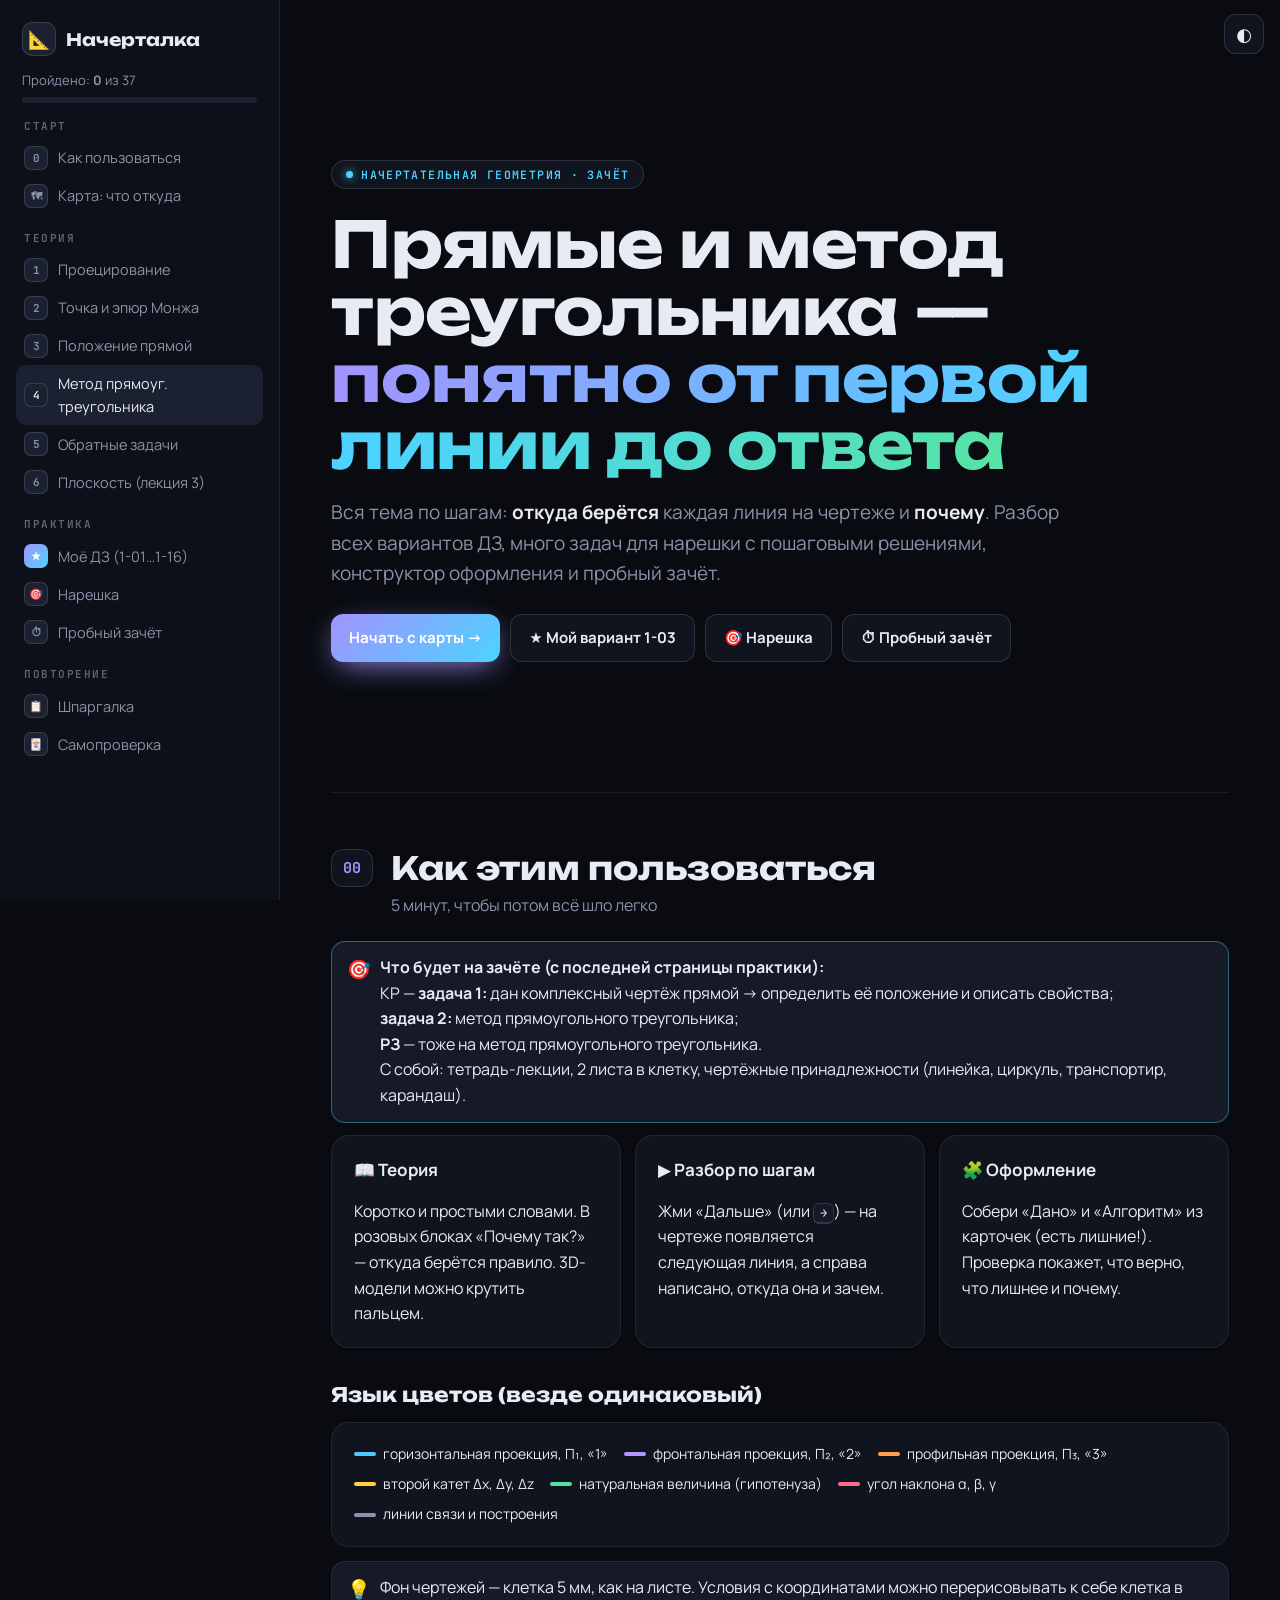
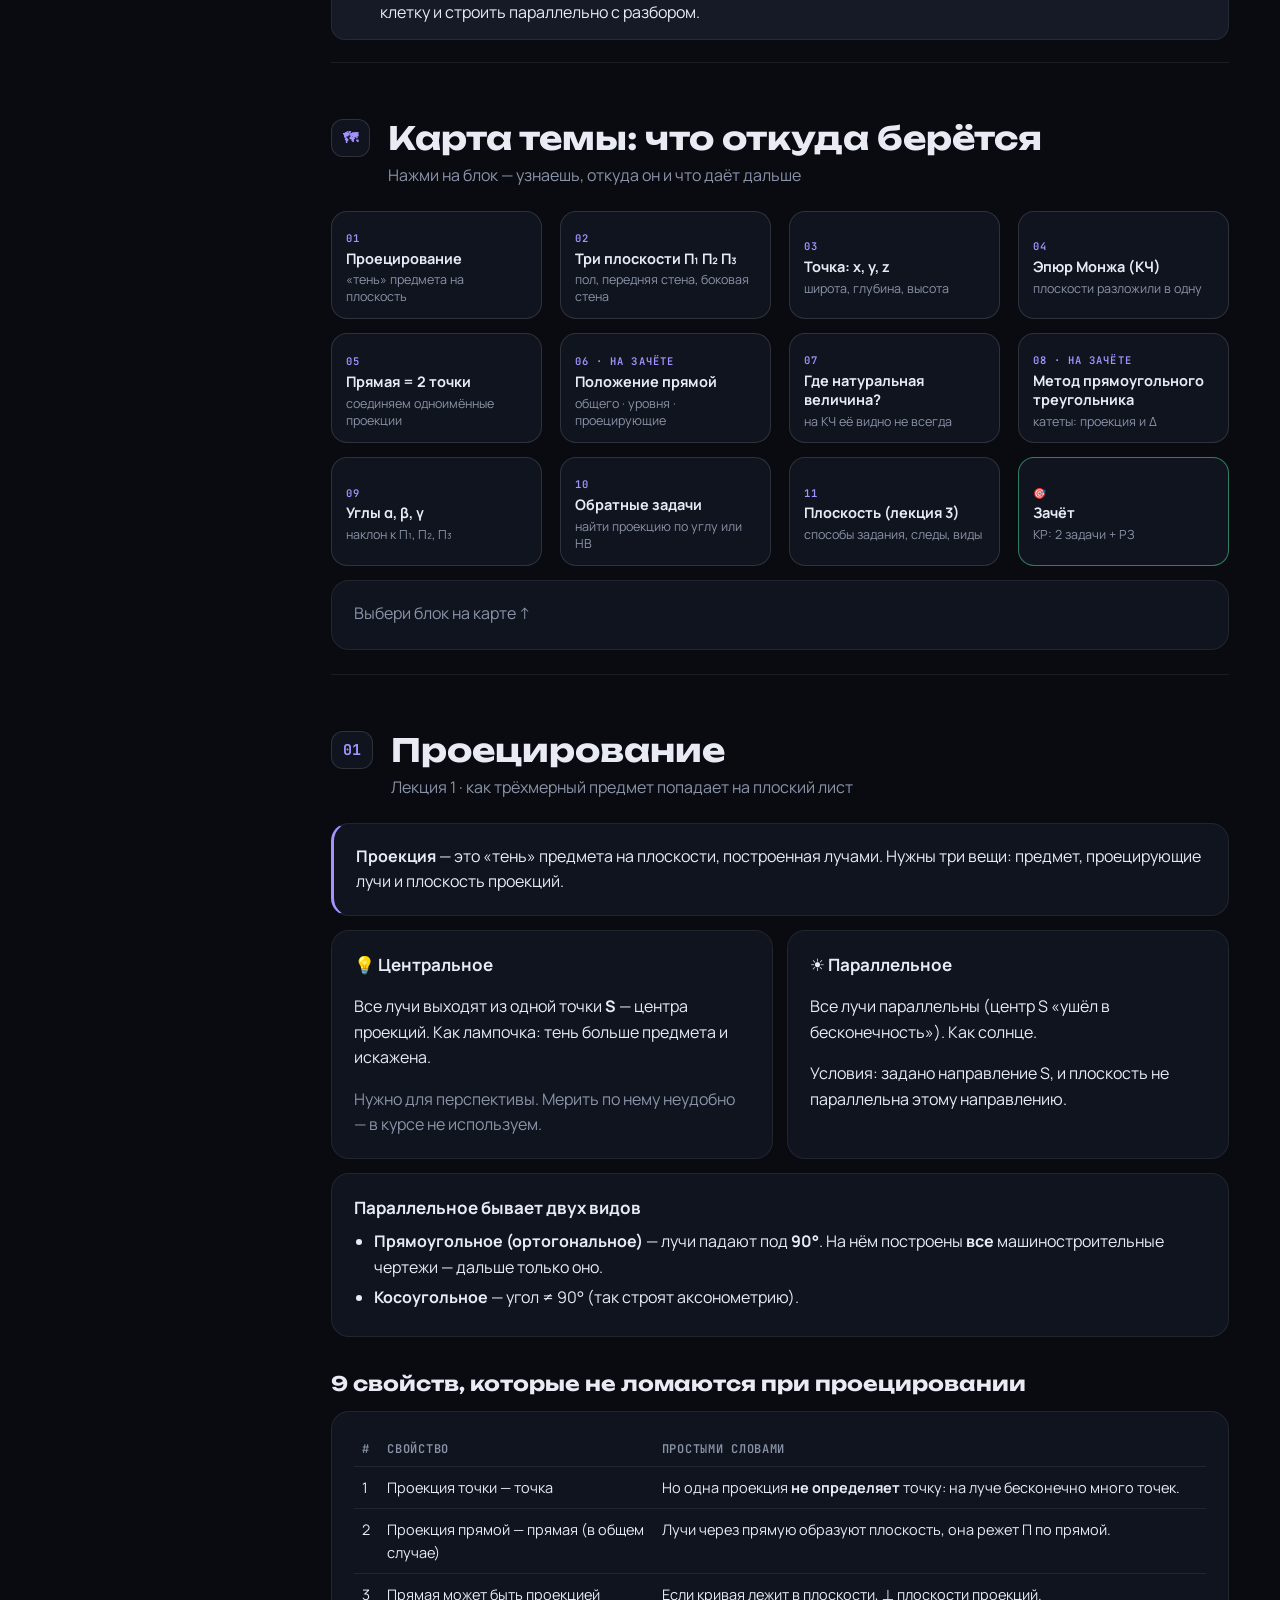
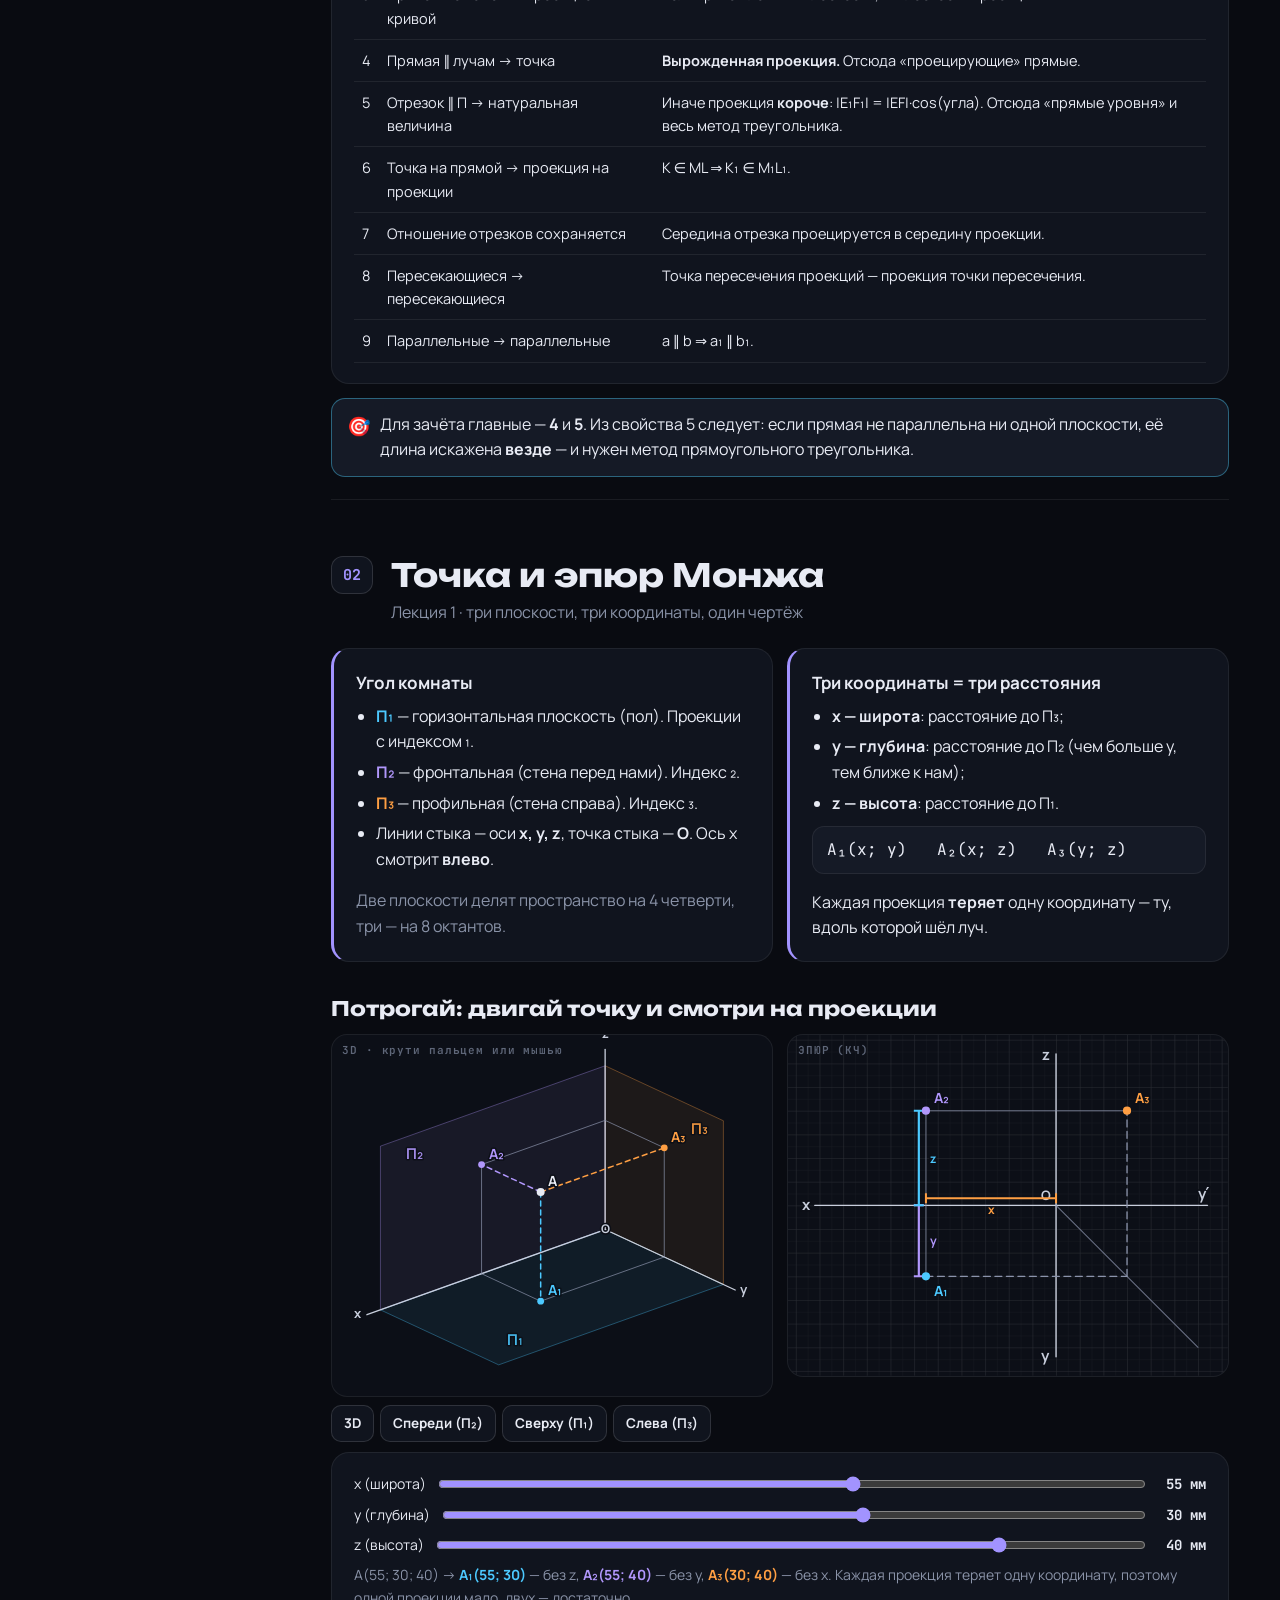
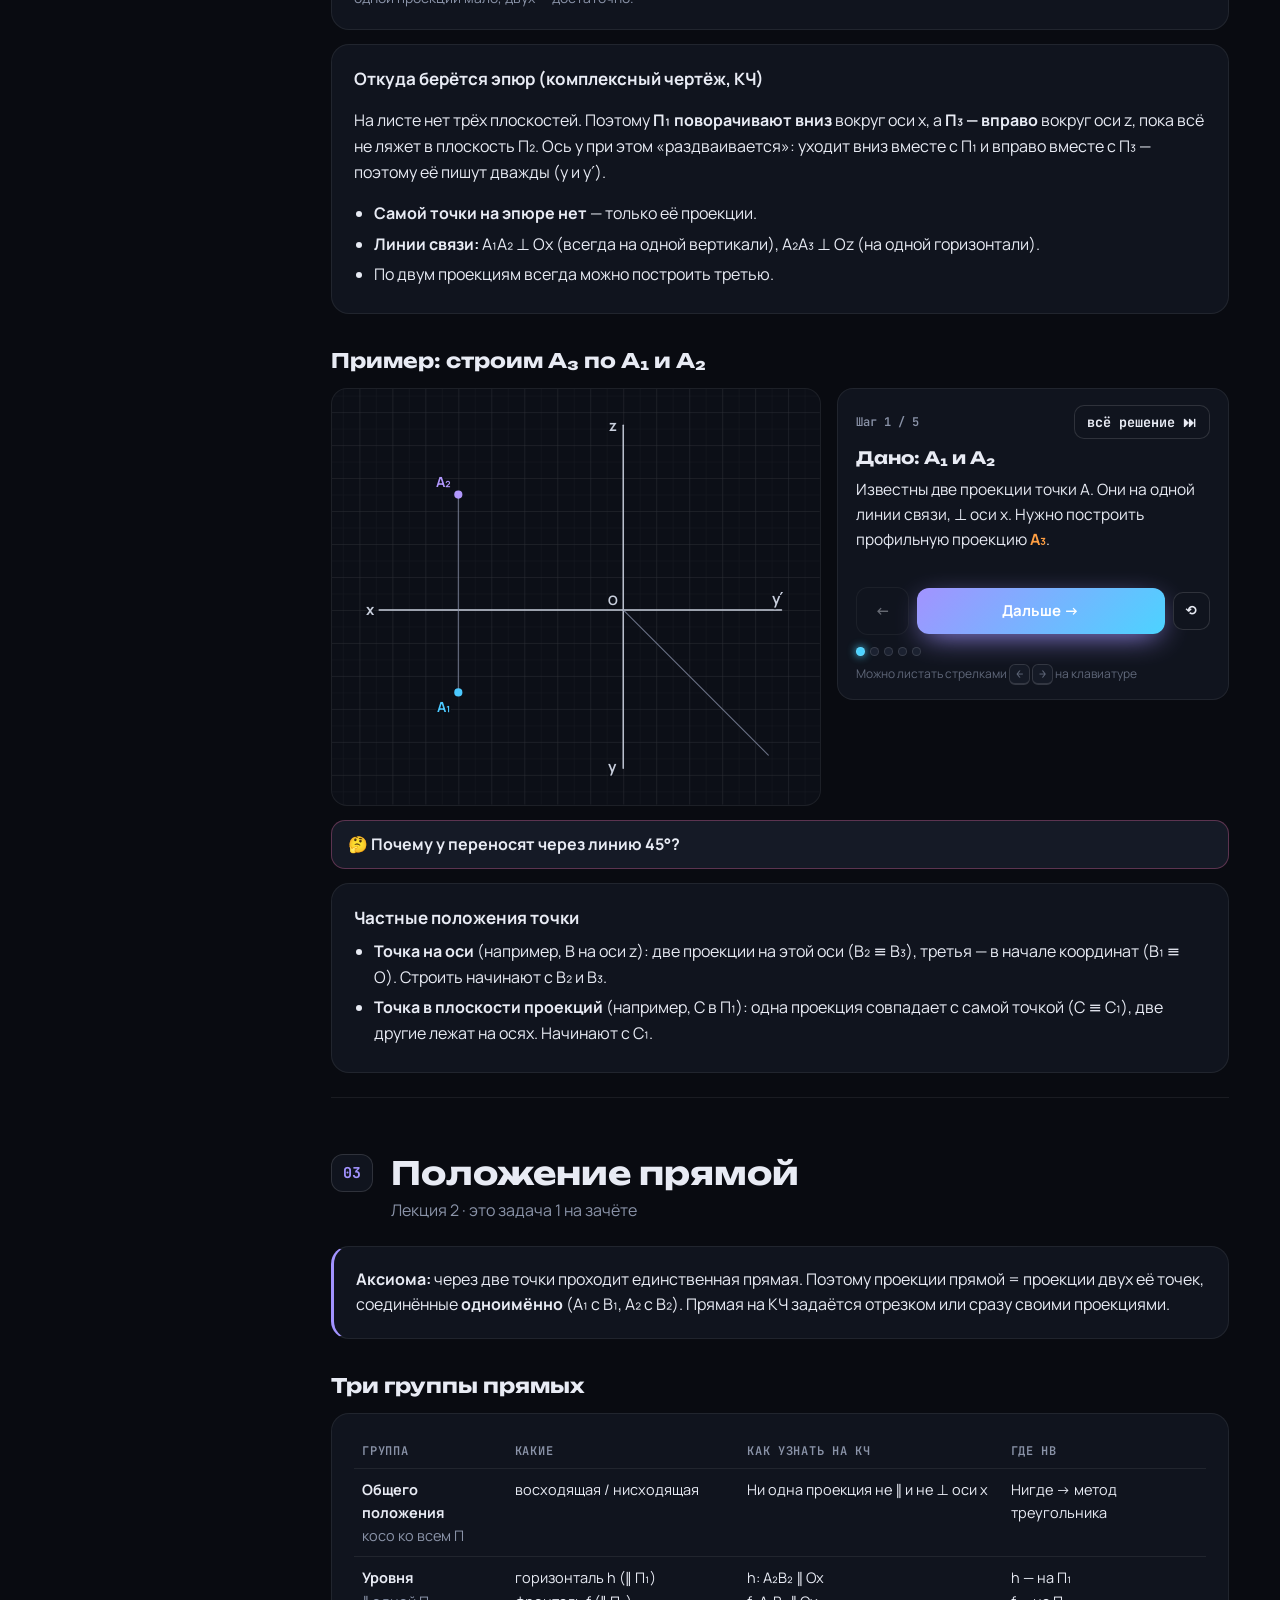
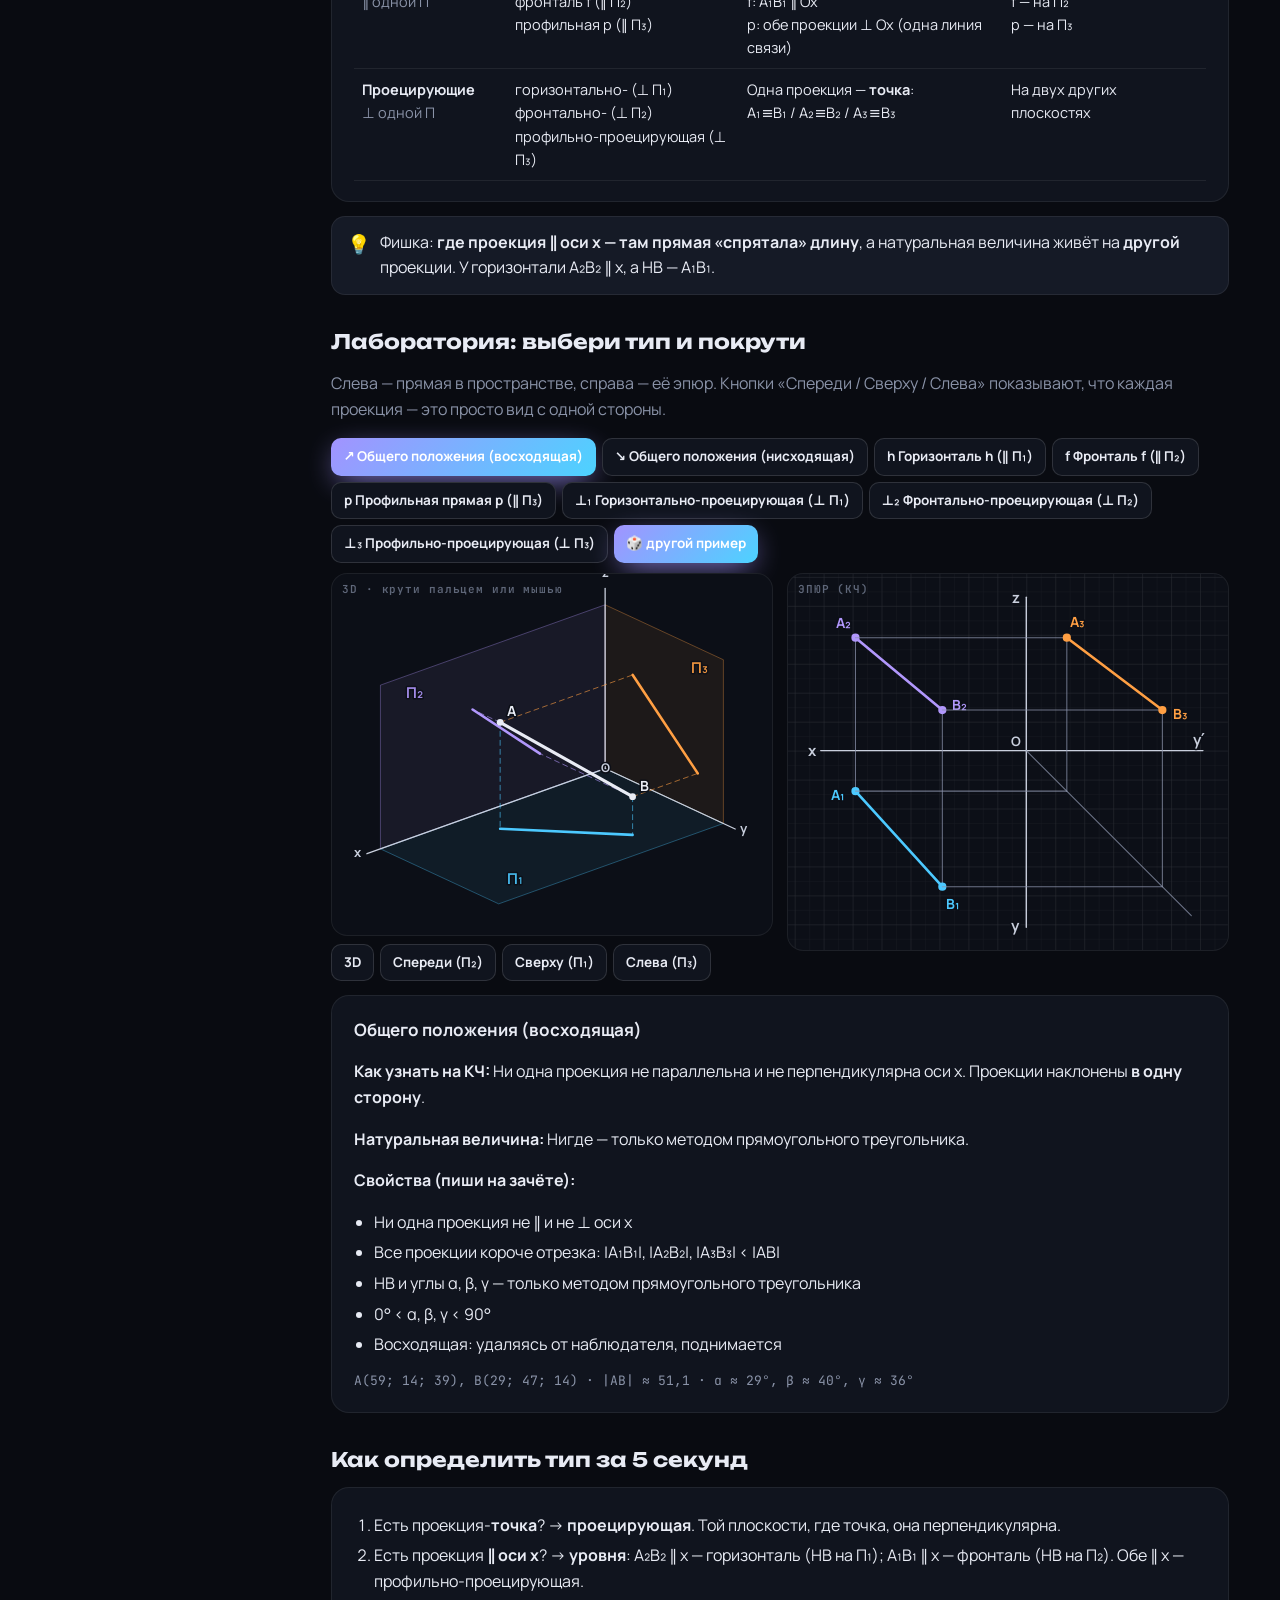
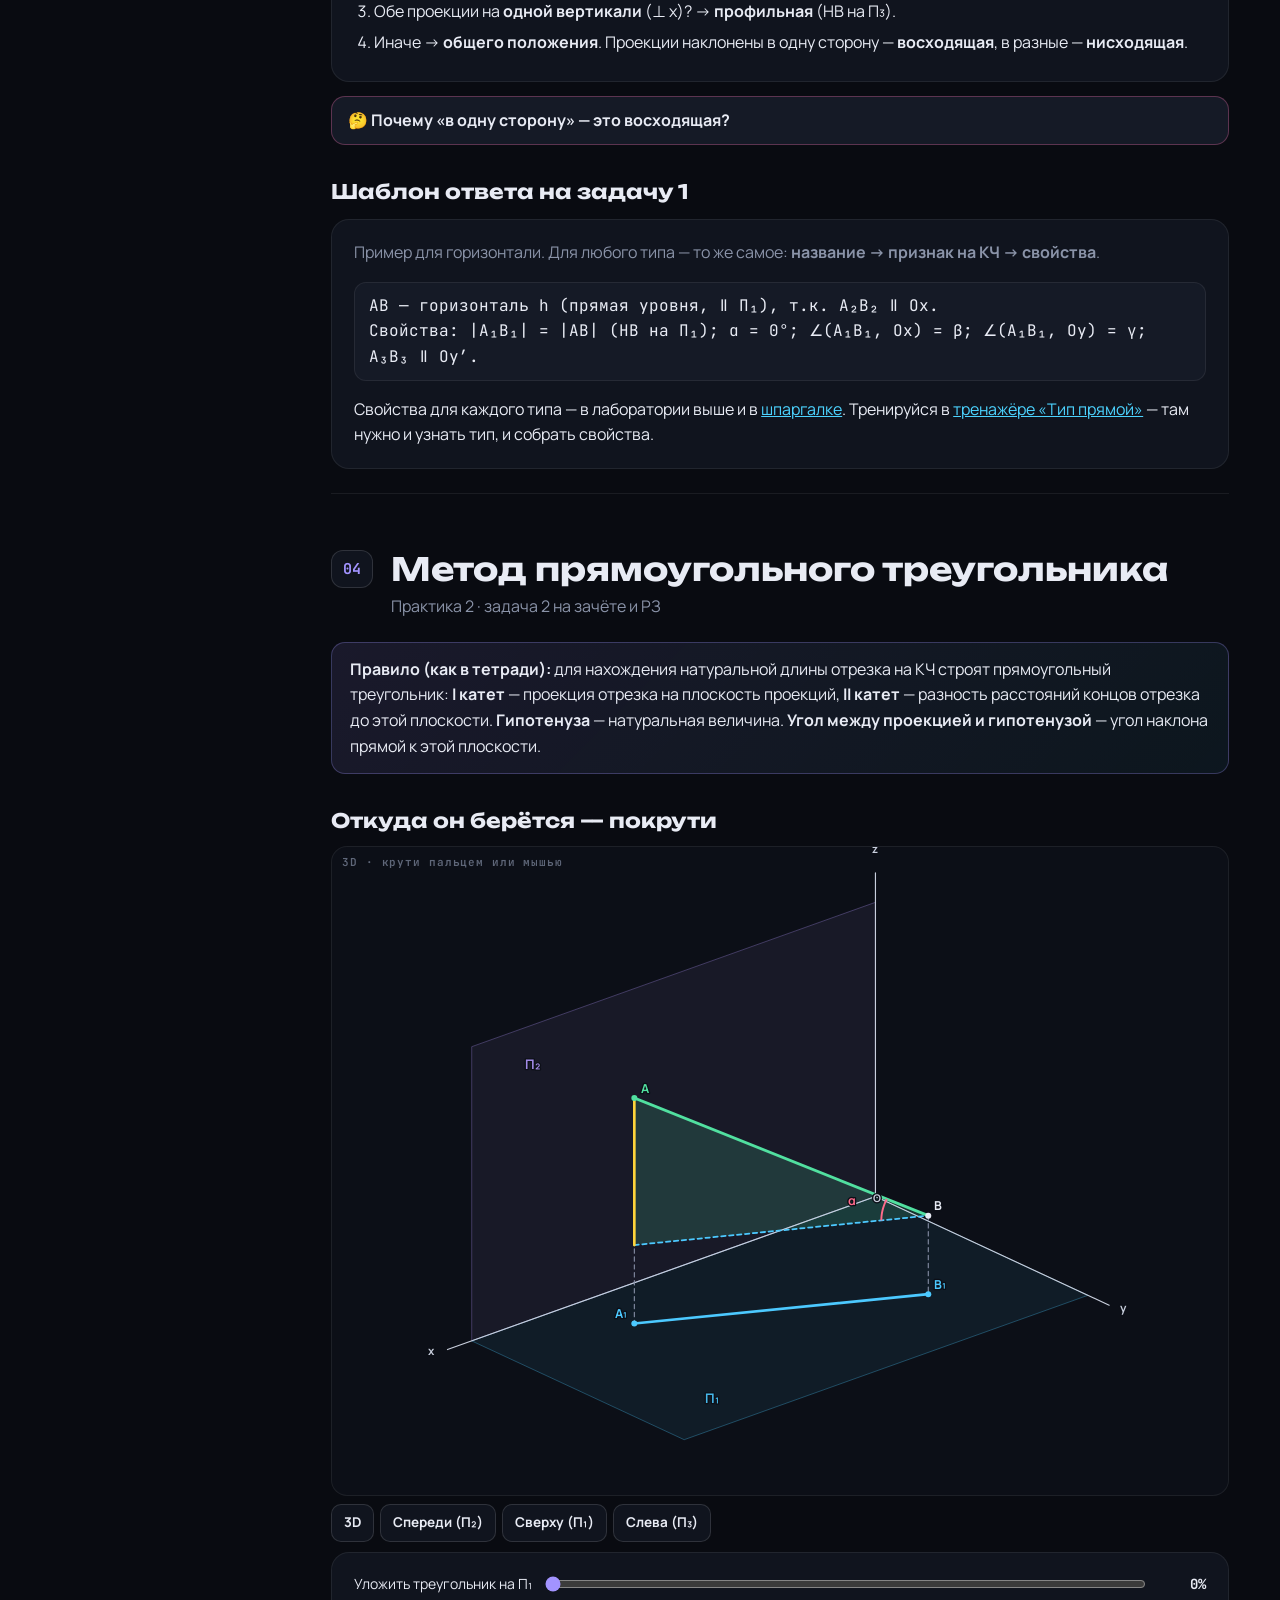
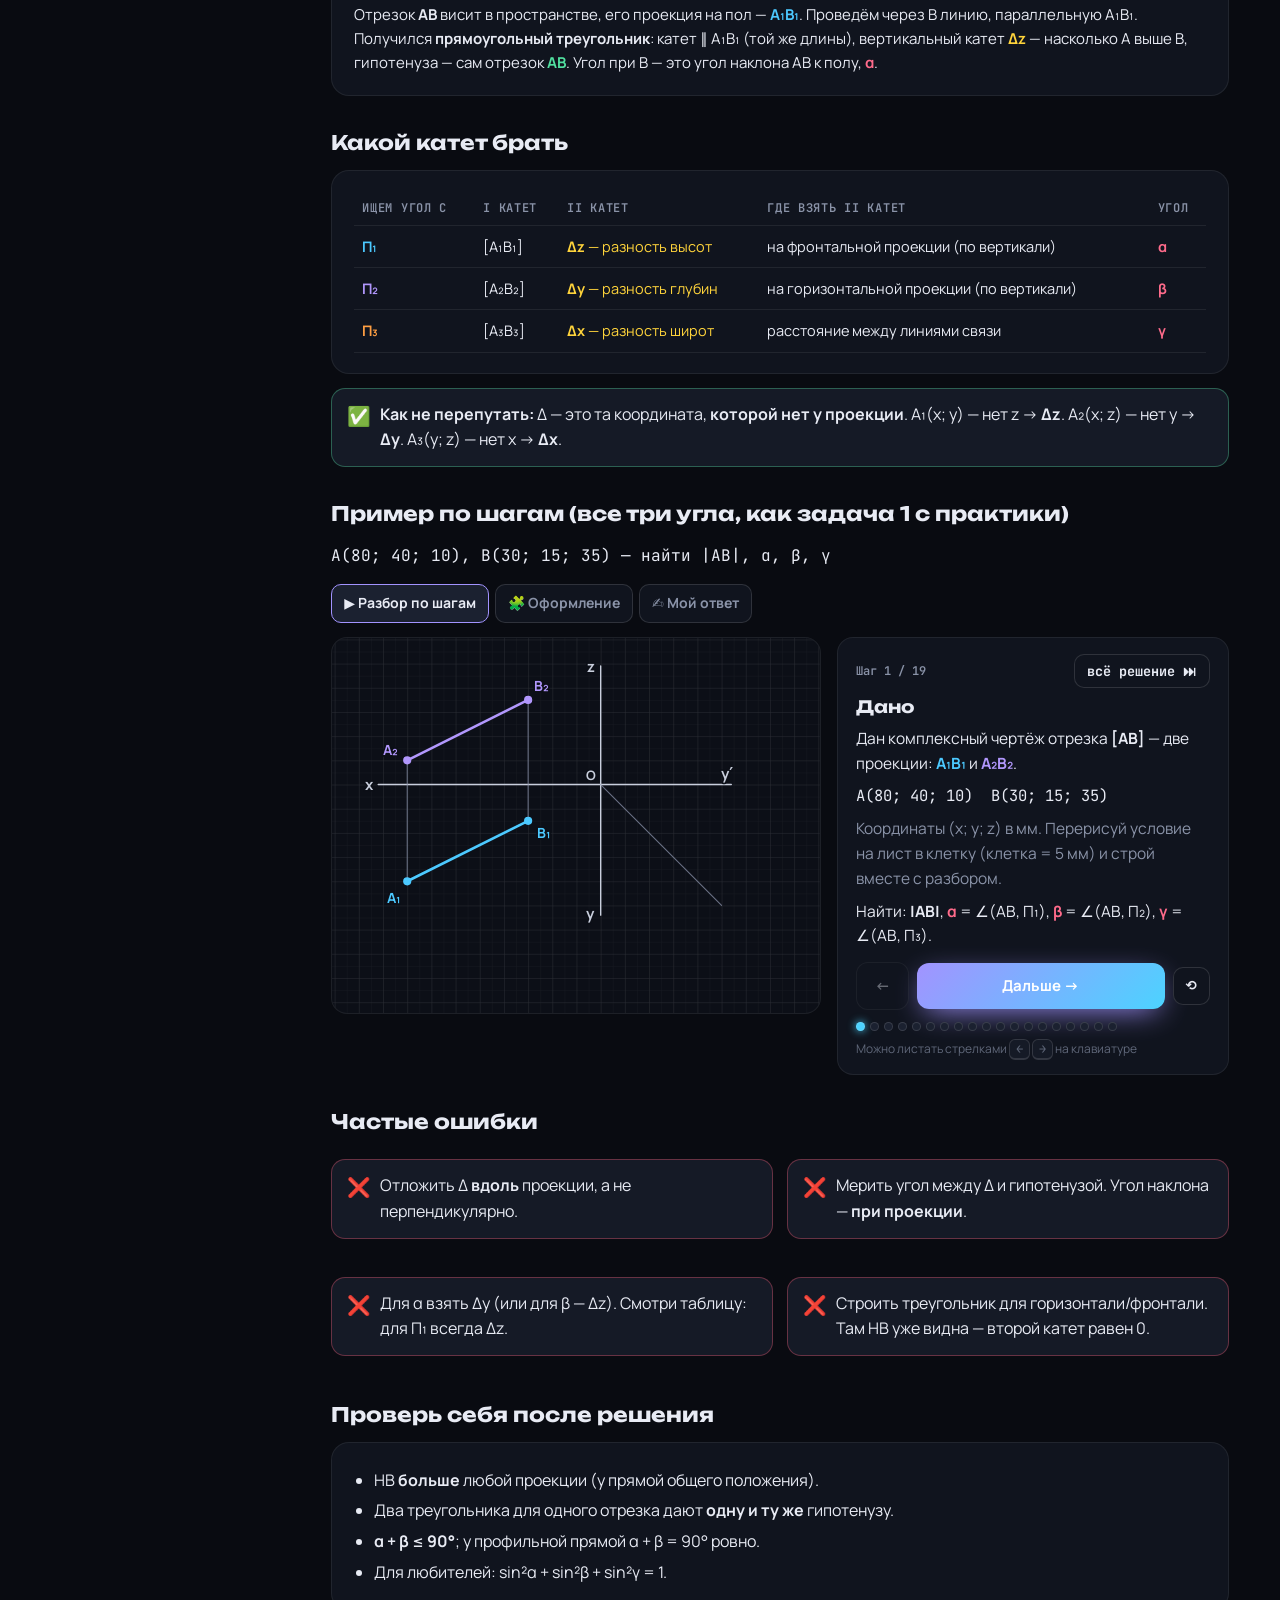
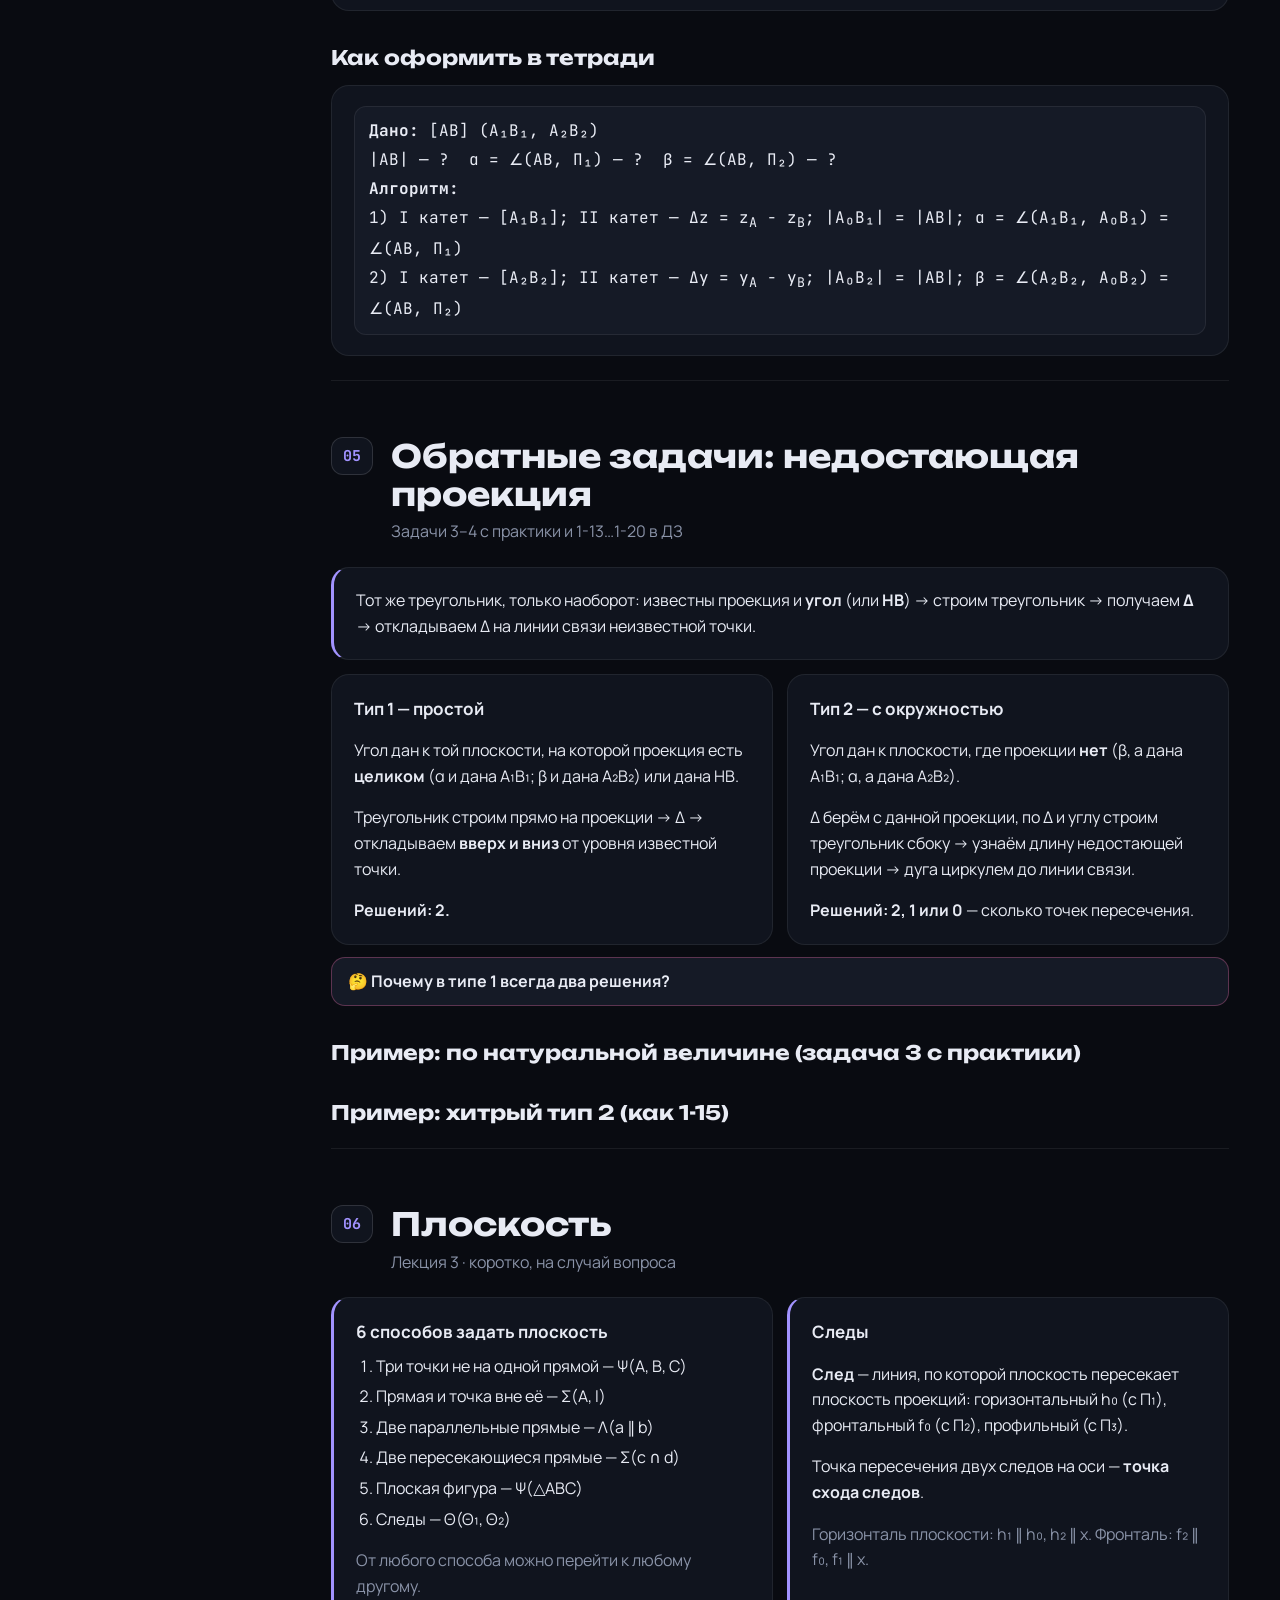
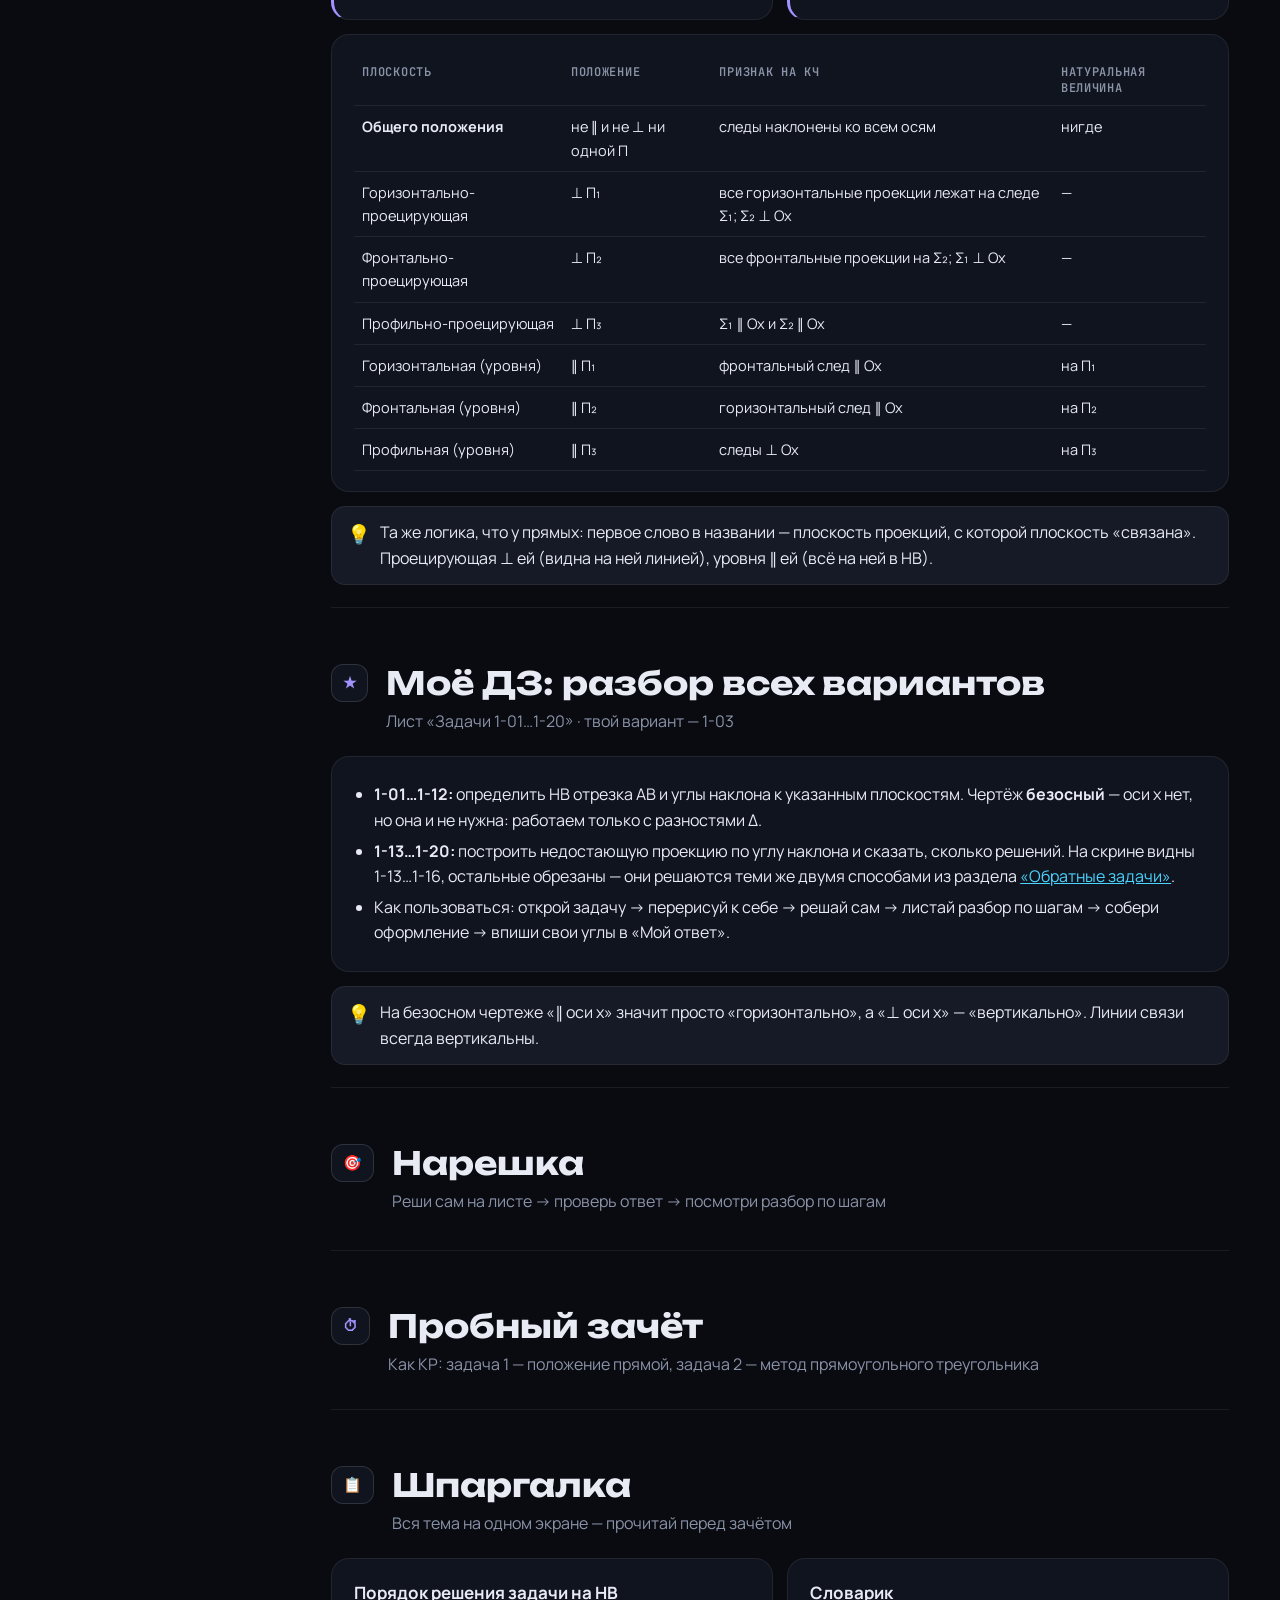
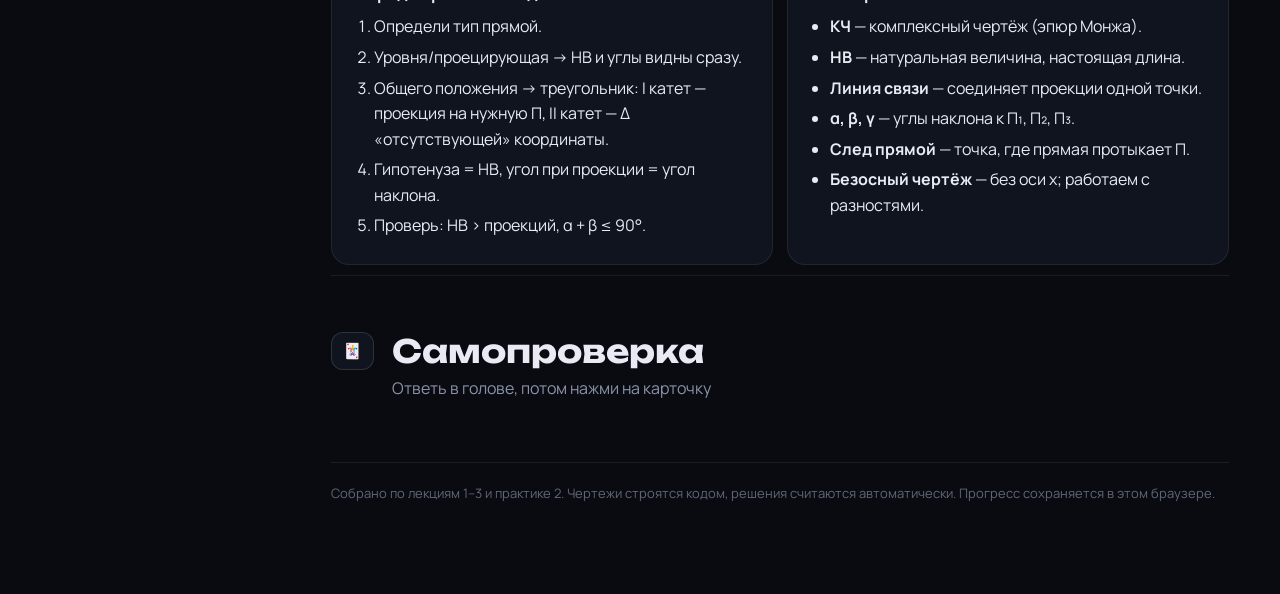
<file: nachertalka.html>
<!doctype html>
<html lang="ru">
<head>
<meta charset="utf-8">
<meta name="viewport" content="width=device-width, initial-scale=1, viewport-fit=cover">
<title>Начертательная геометрия — карта к зачёту</title>
<meta name="description" content="Интерактивная карта по начертательной геометрии: проецирование, эпюр Монжа, положение прямой, метод прямоугольного треугольника, разбор ДЗ 1-01…1-16 и нарешка.">
<meta name="theme-color" content="#090b11">
<link rel="preconnect" href="https://fonts.googleapis.com">
<link rel="preconnect" href="https://fonts.gstatic.com" crossorigin>
<link href="https://fonts.googleapis.com/css2?family=JetBrains+Mono:wght@400;600;700&family=Manrope:wght@400;500;600;700;800&family=Unbounded:wght@500;700&display=swap" rel="stylesheet">
<style>
/* ===== Начертательная геометрия · интерактивная карта к зачёту ===== */
:root{
  --bg:#090b11;--bg2:#0d1018;--panel:#10141e;--panel2:#151a26;--panel3:#1b2130;
  --line:rgba(255,255,255,.07);--line2:rgba(255,255,255,.13);
  --text:#e8ebf4;--muted:#8a93a8;--muted2:#5f6779;
  --acc:#a293ff;--acc2:#4cd3ff;--acc3:#57e3a4;
  --good:#57e3a4;--bad:#ff5f78;--warn:#ffc15e;
  /* язык цветов чертежа */
  --p1:#4cc9ff;--p2:#b197fc;--p3:#ff9f43;--dd:#ffd43b;--nv:#51e0a0;--ang:#ff6b8b;
  --aux:#8b93ab;--axis:#c9cfdd;--gridc:rgba(255,255,255,.045);--gridc2:rgba(255,255,255,.085);
  --figbg:#0c0f17;
  --mono:'JetBrains Mono',ui-monospace,SFMono-Regular,Menlo,Consolas,monospace;
  --sans:'Manrope',system-ui,-apple-system,'Segoe UI',Roboto,sans-serif;
  --disp:'Unbounded','Manrope',system-ui,sans-serif;
  --r:18px;--toc:280px;
}
html.light{
  --bg:#f4f5fa;--bg2:#eceef6;--panel:#ffffff;--panel2:#f5f6fb;--panel3:#eceef6;
  --line:rgba(10,20,50,.09);--line2:rgba(10,20,50,.16);
  --text:#171b29;--muted:#5b647a;--muted2:#8a92a6;
  --acc:#6b52f5;--acc2:#0a93c9;--acc3:#12a36a;
  --good:#12a36a;--bad:#e03553;--warn:#d98a00;
  --p1:#0a8fd1;--p2:#7048e8;--p3:#e8590c;--dd:#c98f00;--nv:#0f9d63;--ang:#e0305a;
  --aux:#7b8398;--axis:#3a4050;--gridc:rgba(10,40,120,.06);--gridc2:rgba(10,40,120,.11);
  --figbg:#fbfcff;
}
*{box-sizing:border-box}
html{scroll-behavior:smooth;-webkit-text-size-adjust:100%}
body{margin:0;background:var(--bg);color:var(--text);font:16px/1.6 var(--sans);overflow-x:hidden}
a{color:var(--acc2)}
b,strong{font-weight:700}
button{font:inherit;color:inherit;cursor:pointer}
.mono{font-family:var(--mono)}
.muted{color:var(--muted)}
.c-p1{color:var(--p1)}.c-p2{color:var(--p2)}.c-p3{color:var(--p3)}.c-dd{color:var(--dd)}.c-nv{color:var(--nv)}.c-ang{color:var(--ang)}.c-aux{color:var(--aux)}
.c-good{color:var(--good)}.c-bad{color:var(--bad)}.c-warn{color:var(--warn)}

/* ---------- каркас ---------- */
.toc{position:fixed;inset:0 auto 0 0;width:var(--toc);background:var(--bg2);border-right:1px solid var(--line);overflow-y:auto;padding:22px 16px 40px;z-index:50;transition:transform .25s}
.brand{display:flex;align-items:center;gap:10px;font:700 17px var(--disp);margin:0 6px 14px;text-decoration:none;color:var(--text)}
.brand i{width:34px;height:34px;border-radius:10px;background:var(--panel3);display:grid;place-items:center;font-style:normal;font-size:18px;border:1px solid var(--line2)}
.prog{margin:0 6px 16px;font-size:13px;color:var(--muted)}
.prog .bar{height:6px;border-radius:9px;background:var(--panel3);margin-top:6px;overflow:hidden}
.prog .bar i{display:block;height:100%;width:0;background:linear-gradient(90deg,var(--acc),var(--acc2),var(--acc3));transition:width .4s}
.toc h6{margin:16px 8px 6px;font:600 11px var(--mono);letter-spacing:.14em;text-transform:uppercase;color:var(--muted2)}
.toc a.ti{display:flex;align-items:center;gap:10px;padding:7px 8px;border-radius:10px;color:var(--muted);text-decoration:none;font-size:14.5px}
.toc a.ti:hover{background:var(--panel2);color:var(--text)}
.toc a.ti.on{background:var(--panel3);color:var(--text)}
.toc a.ti span{min-width:24px;height:24px;border-radius:7px;background:var(--panel3);border:1px solid var(--line2);display:grid;place-items:center;font:600 11px var(--mono)}
.toc a.ti.star span{background:linear-gradient(135deg,var(--acc),var(--acc2));color:#fff;border:0}
.topbar{display:none}
main{margin-left:var(--toc);padding:0 clamp(16px,4vw,56px) 80px;max-width:calc(1180px + var(--toc))}
.themebtn{position:fixed;top:14px;right:16px;z-index:60;width:40px;height:40px;border-radius:12px;border:1px solid var(--line2);background:var(--panel);font-size:18px}

/* ---------- hero ---------- */
.hero{min-height:88vh;display:flex;flex-direction:column;justify-content:center;padding:60px 0 30px}
.tag{display:inline-flex;align-items:center;gap:8px;padding:6px 14px;border-radius:99px;border:1px solid var(--line2);background:var(--panel);font:600 11.5px var(--mono);letter-spacing:.12em;color:var(--acc2);text-transform:uppercase;width:max-content;max-width:100%}
.tag:before{content:"";width:7px;height:7px;border-radius:50%;background:var(--acc2);box-shadow:0 0 10px var(--acc2)}
.hero h1{font:700 clamp(34px,6vw,64px)/1.05 var(--disp);margin:22px 0 18px;letter-spacing:-.01em}
.grad{background:linear-gradient(90deg,var(--acc),var(--acc2) 55%,var(--acc3));-webkit-background-clip:text;background-clip:text;color:transparent}
.hero p.lead{font-size:clamp(16px,2vw,19px);color:var(--muted);max-width:760px;margin:0 0 26px}
.hero p.lead b{color:var(--text)}
.btns{display:flex;flex-wrap:wrap;gap:10px}
.btn{display:inline-flex;align-items:center;gap:8px;padding:11px 18px;border-radius:12px;border:1px solid var(--line2);background:var(--panel);color:var(--text);text-decoration:none;font-weight:700;font-size:15px;transition:.15s}
.btn:hover{border-color:var(--acc);transform:translateY(-1px)}
.btn.pri{background:linear-gradient(135deg,var(--acc),var(--acc2));border:0;color:#fff;box-shadow:0 8px 30px -8px var(--acc)}
.btn.sm{padding:7px 12px;font-size:13.5px;border-radius:10px}
.btn:disabled{opacity:.4;cursor:default;transform:none}

/* ---------- секции ---------- */
.sec{padding:56px 0 10px;border-top:1px solid var(--line);scroll-margin-top:10px}
.sec-head{display:flex;gap:18px;align-items:flex-start;margin-bottom:22px}
.sec-no{font:700 15px var(--mono);color:var(--acc);border:1px solid var(--line2);border-radius:12px;padding:8px 11px;background:var(--panel)}
.sec h2{font:700 clamp(22px,3.2vw,32px)/1.2 var(--disp);margin:0}
.sec-sub{color:var(--muted);margin-top:6px}
h3{font:700 20px/1.3 var(--disp);margin:34px 0 12px}
h4{font-size:17px;margin:0 0 8px}
.card{background:var(--panel);border:1px solid var(--line);border-radius:var(--r);padding:20px 22px;margin:14px 0}
.card>:first-child{margin-top:0}.card>:last-child{margin-bottom:0}
.theory{border-left:3px solid var(--acc)}
.def{background:linear-gradient(135deg,rgba(162,147,255,.11),rgba(76,211,255,.06));border:1px solid rgba(162,147,255,.28);border-radius:14px;padding:14px 18px;margin:12px 0}
html.light .def{background:linear-gradient(135deg,rgba(107,82,245,.08),rgba(10,147,201,.05))}
.idea{border-radius:14px;padding:13px 16px 13px 48px;margin:12px 0;position:relative;background:var(--panel2);border:1px solid var(--line)}
.idea:before{content:"💡";position:absolute;left:15px;top:12px;font-size:19px}
.idea.warn:before{content:"⚠️"}.idea.err:before{content:"❌"}.idea.good:before{content:"✅"}.idea.exam:before{content:"🎯"}.idea.why:before{content:"🤔"}
.idea.warn{border-color:rgba(255,193,94,.35)}.idea.err{border-color:rgba(255,95,120,.35)}.idea.good{border-color:rgba(87,227,164,.35)}.idea.exam{border-color:rgba(76,211,255,.4)}
.grid2{display:grid;grid-template-columns:repeat(2,minmax(0,1fr));gap:14px}
.grid3{display:grid;grid-template-columns:repeat(3,minmax(0,1fr));gap:14px}
.grid2>.card,.grid3>.card{margin:0}
ul.clean,ol.clean{padding-left:20px;margin:8px 0}
ul.clean li,ol.clean li{margin:5px 0}
.formula{font-family:var(--mono);background:var(--panel2);border:1px solid var(--line);border-radius:12px;padding:10px 14px;margin:10px 0;overflow-x:auto;white-space:nowrap}
.kbd{font:600 12px var(--mono);border:1px solid var(--line2);border-bottom-width:2px;border-radius:6px;padding:1px 6px;background:var(--panel2)}
.pill{display:inline-block;font:600 12px var(--mono);padding:2px 9px;border-radius:99px;border:1px solid var(--line2);background:var(--panel2);vertical-align:middle}
.legend{display:flex;flex-wrap:wrap;gap:8px 16px;font-size:14px}
.legend span{display:inline-flex;align-items:center;gap:7px}
.legend i{width:22px;height:4px;border-radius:3px;display:inline-block}
table.t{width:100%;border-collapse:collapse;font-size:14.5px}
table.t th,table.t td{border-bottom:1px solid var(--line);padding:9px 8px;text-align:left;vertical-align:top}
table.t th{font:600 12px var(--mono);color:var(--muted);text-transform:uppercase;letter-spacing:.06em}
.tscroll{overflow-x:auto;-webkit-overflow-scrolling:touch}
details.why{background:var(--panel2);border:1px solid rgba(255,114,176,.3);border-radius:14px;margin:12px 0}
details.why summary{cursor:pointer;padding:11px 16px;font-weight:700;list-style:none}
details.why summary::-webkit-details-marker{display:none}
details.why summary:before{content:"🤔 ";}
details.why[open] summary{border-bottom:1px solid var(--line)}
details.why>div{padding:12px 16px}

/* ---------- карта ---------- */
.map{position:relative;display:grid;grid-template-columns:repeat(4,minmax(0,1fr));gap:14px 18px}
.mnode{position:relative;text-align:left;background:var(--panel);border:1px solid var(--line2);border-radius:16px;padding:12px 14px;transition:.15s;min-height:92px}
.mnode:hover,.mnode.on{border-color:var(--acc);box-shadow:0 0 0 3px rgba(162,147,255,.15)}
.mnode b{display:block;font-size:14.5px;line-height:1.3}
.mnode small{display:block;color:var(--muted);font-size:12.5px;margin-top:4px;line-height:1.35}
.mnode .mn{font:600 10.5px var(--mono);color:var(--acc);letter-spacing:.1em}
.mnode.goal{border-color:rgba(87,227,164,.5)}
.mnode.goal .mn{color:var(--good)}
.mrow-arrow{grid-column:1/-1;text-align:center;color:var(--muted2);font-size:13px;margin:-6px 0}
.mpanel{margin-top:14px;min-height:70px}

/* ---------- фигуры / эпюр ---------- */
.fig{background:var(--figbg);border:1px solid var(--line);border-radius:16px;overflow:hidden;position:relative}
.fig svg{display:block;width:100%;height:auto;max-height:72vh;touch-action:pan-y}
.fig .figcap{position:absolute;left:10px;top:8px;font:600 11px var(--mono);color:var(--muted2);letter-spacing:.08em;pointer-events:none}
svg .ep-text{font-family:var(--sans);font-weight:700;paint-order:stroke;stroke:var(--figbg);stroke-linejoin:round}
svg .ep-val{font-family:var(--mono);font-weight:600}
.s-p1{stroke:var(--p1)}.s-p2{stroke:var(--p2)}.s-p3{stroke:var(--p3)}.s-dd{stroke:var(--dd)}.s-nv{stroke:var(--nv)}.s-ang{stroke:var(--ang)}.s-aux{stroke:var(--aux)}.s-link{stroke:var(--aux)}.s-axis{stroke:var(--axis)}.s-txt{stroke:var(--text)}
.f-p1{fill:var(--p1)}.f-p2{fill:var(--p2)}.f-p3{fill:var(--p3)}.f-dd{fill:var(--dd)}.f-nv{fill:var(--nv)}.f-ang{fill:var(--ang)}.f-aux{fill:var(--aux)}.f-link{fill:var(--aux)}.f-axis{fill:var(--axis)}.f-txt{fill:var(--text)}
svg .glow{opacity:.28;stroke-linecap:round}
svg .el-new{animation:epPop .5s ease both}
@keyframes epPop{from{opacity:0}to{opacity:1}}
svg .pulse{animation:epPulse 1.3s ease-in-out infinite}
@keyframes epPulse{0%,100%{opacity:.18}50%{opacity:.42}}

/* ---------- пошаговый плеер ---------- */
.player{display:grid;grid-template-columns:minmax(0,1.25fr) minmax(0,1fr);gap:16px;margin:14px 0;align-items:start}
.player .side{background:var(--panel);border:1px solid var(--line);border-radius:16px;padding:16px 18px;position:sticky;top:12px}
.pl-count{font:600 12px var(--mono);color:var(--muted);display:flex;justify-content:space-between;align-items:center;gap:8px}
.pl-title{font:700 17px/1.3 var(--disp);margin:8px 0 8px}
.pl-text{font-size:15.5px;min-height:96px}
.pl-text p{margin:0 0 8px}
.pl-ctrl{display:flex;align-items:center;gap:8px;margin-top:14px}
.pl-ctrl .btn{flex:0 0 auto}
.pl-ctrl .next{flex:1;justify-content:center}
.dots{display:flex;flex-wrap:wrap;gap:5px;margin-top:12px}
.dots i{width:9px;height:9px;border-radius:50%;background:var(--panel3);border:1px solid var(--line2);cursor:pointer}
.dots i.on{background:var(--acc)}.dots i.cur{background:var(--acc2);box-shadow:0 0 8px var(--acc2)}
.pl-hint{font-size:12px;color:var(--muted2);margin-top:8px}

/* ---------- конструктор оформления ---------- */
.cons{background:var(--panel);border:1px solid var(--line);border-radius:16px;padding:16px;margin:14px 0}
.cons-top{display:flex;justify-content:space-between;align-items:center;gap:10px;flex-wrap:wrap;margin-bottom:10px}
.cons-top h4{margin:0}
.cons-grid{display:grid;grid-template-columns:minmax(0,1fr) minmax(0,1.15fr);gap:14px}
.zone{border:1.5px dashed var(--line2);border-radius:14px;padding:10px;min-height:90px;background:var(--panel2);transition:.15s}
.zone.act{border-color:var(--acc);border-style:solid}
.zone.over{background:rgba(162,147,255,.1);border-color:var(--acc2)}
.zone-h{display:flex;justify-content:space-between;align-items:center;font:700 13px var(--mono);letter-spacing:.06em;text-transform:uppercase;color:var(--muted);margin:0 2px 8px;cursor:pointer}
.zone-h em{font-style:normal;font-size:11px;color:var(--acc2);text-transform:none;letter-spacing:0}
.zone.act .zone-h{color:var(--text)}
.zlist{display:flex;flex-direction:column;gap:7px;min-height:40px}
.zempty{color:var(--muted2);font-size:13.5px;padding:8px 4px}
.bank{display:flex;flex-wrap:wrap;gap:8px;align-content:flex-start}
.ccard{display:flex;align-items:flex-start;gap:6px;background:var(--panel);border:1px solid var(--line2);border-radius:11px;padding:7px 8px 7px 4px;font-size:14px;line-height:1.35;user-select:none;-webkit-user-select:none;position:relative;transition:border-color .15s,background .15s}
.bank .ccard{max-width:100%}
.ccard .hdl{touch-action:none;cursor:grab;color:var(--muted2);padding:0 4px;font-size:15px;line-height:1.2;flex:0 0 auto}
.ccard .ctext{flex:1;cursor:pointer;min-width:0;overflow-wrap:anywhere}
.ccard .cno{font:700 12px var(--mono);color:var(--acc);margin-right:4px}
.ccard .cbtns{display:flex;gap:2px;flex:0 0 auto}
.ccard .cbtns button{border:0;background:transparent;color:var(--muted);width:24px;height:24px;border-radius:6px;font-size:13px;padding:0}
.ccard .cbtns button:hover{background:var(--panel3);color:var(--text)}
.ccard:hover{border-color:var(--acc)}
.ccard.ok{border-color:var(--good);background:rgba(87,227,164,.08)}
.ccard.bad{border-color:var(--bad);background:rgba(255,95,120,.08)}
.ccard.pos{border-color:var(--warn);background:rgba(255,193,94,.08)}
.ccard .cwhy{display:none;font-size:13px;color:var(--muted);margin-top:5px;line-height:1.4}
.ccard.ok .cwhy,.ccard.bad .cwhy,.ccard.pos .cwhy{display:block}
.ccard .mark{font-weight:800;margin-right:4px}
.ghost{position:fixed;z-index:999;pointer-events:none;opacity:.92;transform:rotate(-1.5deg);box-shadow:0 12px 30px rgba(0,0,0,.4);max-width:320px}
.cons-foot{display:flex;flex-wrap:wrap;gap:8px;margin-top:12px;align-items:center}
.verdict{margin-top:10px;border-radius:12px;padding:10px 14px;font-size:14.5px;display:none}
.verdict.show{display:block}
.verdict.good{background:rgba(87,227,164,.1);border:1px solid rgba(87,227,164,.35)}
.verdict.bad{background:rgba(255,95,120,.08);border:1px solid rgba(255,95,120,.3)}
.bank-wrap{margin-top:12px}
.bank-wrap .zone-h{cursor:default}

/* ---------- задачи ---------- */
.tasks{display:grid;grid-template-columns:repeat(auto-fill,minmax(170px,1fr));gap:12px}
.tcard{background:var(--panel);border:1px solid var(--line);border-radius:14px;padding:10px;text-align:left;transition:.15s;display:flex;flex-direction:column;gap:6px}
.tcard:hover,.tcard.on{border-color:var(--acc)}
.tcard.mine{border-color:rgba(76,211,255,.6);box-shadow:0 0 0 3px rgba(76,211,255,.12)}
.tcard .tno{font:700 14px var(--mono);display:flex;justify-content:space-between;align-items:center}
.tcard .tno em{font-style:normal;font-size:11px;color:var(--acc2)}
.tcard .tq{font-size:12.5px;color:var(--muted);line-height:1.35}
.tcard .thumb{background:var(--figbg);border-radius:10px;border:1px solid var(--line);aspect-ratio:1.35/1;overflow:hidden;position:relative}
.tcard .thumb .fig{position:absolute;inset:0;border:0;border-radius:0;background:transparent}
.tcard .thumb svg{width:100%;height:100%;max-height:none;display:block}
.tcard.done .tno:after{content:"✓";color:var(--good)}
.tpanel{margin:16px 0 8px;border:1px solid var(--line2);border-radius:20px;padding:18px;background:var(--bg2);scroll-margin-top:12px}
.tpanel-h{display:flex;justify-content:space-between;align-items:flex-start;gap:12px;flex-wrap:wrap}
.tpanel-h h3{margin:0}
.tabs{display:flex;flex-wrap:wrap;gap:6px;margin:14px 0 4px}
.tabs button{border:1px solid var(--line2);background:var(--panel);border-radius:10px;padding:7px 12px;font-weight:700;font-size:14px;color:var(--muted)}
.tabs button.on{background:var(--panel3);color:var(--text);border-color:var(--acc)}
.answer{display:flex;flex-wrap:wrap;gap:10px;align-items:flex-end;margin-top:8px}
.answer label{display:flex;flex-direction:column;font-size:13px;color:var(--muted);gap:4px}
.answer input{width:110px;padding:9px 10px;border-radius:10px;border:1px solid var(--line2);background:var(--panel2);color:var(--text);font:600 15px var(--mono)}
.answer input.ok{border-color:var(--good)}.answer input.bad{border-color:var(--bad)}
.res{margin-top:10px;font-size:14.5px}
.opts{display:grid;grid-template-columns:repeat(auto-fill,minmax(210px,1fr));gap:8px;margin:12px 0}
.opt{border:1px solid var(--line2);background:var(--panel);border-radius:12px;padding:10px 12px;text-align:left;font-weight:600;font-size:14.5px;transition:.15s}
.opt:hover{border-color:var(--acc)}
.opt.ok{border-color:var(--good);background:rgba(87,227,164,.1)}
.opt.bad{border-color:var(--bad);background:rgba(255,95,120,.08)}
.chips{display:flex;flex-wrap:wrap;gap:8px;margin:10px 0}
.chip{border:1px solid var(--line2);background:var(--panel);border-radius:99px;padding:7px 13px;font-size:14px;text-align:left}
.chip.sel{border-color:var(--acc);background:rgba(162,147,255,.14)}
.chip.ok{border-color:var(--good);background:rgba(87,227,164,.12)}
.chip.bad{border-color:var(--bad);background:rgba(255,95,120,.1)}
.chip.miss{border-color:var(--warn);border-style:dashed}
.score{font:700 14px var(--mono);color:var(--muted)}
.score b{color:var(--good)}

/* ---------- 3D ---------- */
.v3d{display:grid;grid-template-columns:minmax(0,1fr) minmax(0,1fr);gap:14px}
.v3d .fig svg{touch-action:pan-y;cursor:grab}
.vbtns{display:flex;flex-wrap:wrap;gap:6px;margin-top:8px}
.slider{display:flex;align-items:center;gap:10px;margin:8px 0;font-size:14px}
.slider input[type=range]{flex:1;accent-color:var(--acc)}
.slider b{font-family:var(--mono);min-width:48px;text-align:right}
.types9{display:flex;flex-wrap:wrap;gap:6px;margin:10px 0}

/* ---------- флеш-карточки ---------- */
.flash{display:grid;grid-template-columns:repeat(auto-fill,minmax(250px,1fr));gap:12px}
.fc{perspective:1000px;min-height:150px;cursor:pointer;background:none;border:0;padding:0;text-align:left}
.fc-in{position:relative;width:100%;height:100%;min-height:150px;transition:transform .5s;transform-style:preserve-3d}
.fc.flip .fc-in{transform:rotateY(180deg)}
.fc-f,.fc-b{position:absolute;inset:0;backface-visibility:hidden;-webkit-backface-visibility:hidden;border-radius:16px;border:1px solid var(--line2);padding:14px 16px;background:var(--panel);display:flex;flex-direction:column;gap:6px;font-size:14.5px;overflow:auto}
.fc-b{transform:rotateY(180deg);background:var(--panel2);border-color:rgba(87,227,164,.4)}
.fc small{font:600 11px var(--mono);color:var(--muted2);text-transform:uppercase;letter-spacing:.1em}

.foot{margin-top:60px;color:var(--muted2);font-size:13px;border-top:1px solid var(--line);padding-top:20px}

/* ---------- адаптив ---------- */
@media (max-width:1100px){
  .player{grid-template-columns:1fr}
  .player .side{position:static}
  .map{grid-template-columns:repeat(2,minmax(0,1fr))}
}
@media (max-width:900px){
  :root{--toc:0px}
  .toc{transform:translateX(-105%);width:290px;box-shadow:20px 0 60px rgba(0,0,0,.5)}
  body.navopen .toc{transform:none}
  .topbar{display:flex;position:sticky;top:0;z-index:40;align-items:center;gap:10px;padding:10px 14px;background:color-mix(in srgb,var(--bg) 88%,transparent);backdrop-filter:blur(10px);-webkit-backdrop-filter:blur(10px);border-bottom:1px solid var(--line)}
  .topbar button{border:1px solid var(--line2);background:var(--panel);border-radius:10px;width:40px;height:40px;font-size:18px}
  .topbar b{font:700 15px var(--disp)}
  .themebtn{top:10px;right:12px}
  main{margin-left:0}
  .hero{min-height:auto;padding-top:34px}
  .grid2,.grid3,.v3d,.cons-grid{grid-template-columns:1fr}
  .navshade{display:none;position:fixed;inset:0;background:rgba(0,0,0,.45);z-index:45}
  body.navopen .navshade{display:block}
}
@media (max-width:560px){
  body{font-size:15.5px}
  .card{padding:16px}
  .sec{padding-top:40px}
  .sec-head{gap:12px}
  .map{gap:10px}
  .mnode{padding:10px 11px;min-height:0}
  .mnode small{font-size:12px}
  .tpanel{padding:12px;margin-left:-6px;margin-right:-6px;border-radius:16px}
  .tasks{grid-template-columns:repeat(2,minmax(0,1fr))}
  .player .side{padding:14px}
  .pl-text{min-height:0}
  .opts{grid-template-columns:1fr}
  .answer input{width:96px}
  .cons{padding:12px}
}

</style>
<script>try{if(localStorage.getItem('ng-geo:theme')==='"light"')document.documentElement.classList.add('light')}catch(e){}</script>
</head>
<body>
<div class="topbar"><button type="button" class="navbtn" aria-label="Меню">☰</button><b>НГ · зачёт</b></div>
<div class="navshade"></div>
<button type="button" class="themebtn" aria-label="Тема">◐</button>

<nav class="toc" aria-label="Оглавление">
  <a class="brand" href="#top"><i>📐</i>Начерталка</a>
  <div class="prog">Пройдено: <b class="prog-n">0</b> из <span class="prog-t">0</span><div class="bar"><i></i></div></div>
  <h6>Старт</h6>
  <a class="ti" href="#start"><span>0</span>Как пользоваться</a>
  <a class="ti" href="#map"><span>🗺</span>Карта: что откуда</a>
  <h6>Теория</h6>
  <a class="ti" href="#proj"><span>1</span>Проецирование</a>
  <a class="ti" href="#point"><span>2</span>Точка и эпюр Монжа</a>
  <a class="ti" href="#line"><span>3</span>Положение прямой</a>
  <a class="ti" href="#tri"><span>4</span>Метод прямоуг. треугольника</a>
  <a class="ti" href="#rev"><span>5</span>Обратные задачи</a>
  <a class="ti" href="#plane"><span>6</span>Плоскость (лекция 3)</a>
  <h6>Практика</h6>
  <a class="ti star" href="#hw"><span>★</span>Моё ДЗ (1-01…1-16)</a>
  <a class="ti" href="#prac"><span>🎯</span>Нарешка</a>
  <a class="ti" href="#exam"><span>⏱</span>Пробный зачёт</a>
  <h6>Повторение</h6>
  <a class="ti" href="#cheat"><span>📋</span>Шпаргалка</a>
  <a class="ti" href="#self"><span>🃏</span>Самопроверка</a>
</nav>

<main id="top">

<header class="hero">
  <span class="tag">Начертательная геометрия · зачёт</span>
  <h1>Прямые и метод треугольника — <span class="grad">понятно от первой линии до ответа</span></h1>
  <p class="lead">Вся тема по шагам: <b>откуда берётся</b> каждая линия на чертеже и <b>почему</b>. Разбор всех вариантов ДЗ, много задач для нарешки с пошаговыми решениями, конструктор оформления и пробный зачёт.</p>
  <div class="btns">
    <a class="btn pri" href="#map">Начать с карты →</a>
    <a class="btn" href="#hw">★ Мой вариант 1-03</a>
    <a class="btn" href="#prac">🎯 Нарешка</a>
    <a class="btn" href="#exam">⏱ Пробный зачёт</a>
  </div>
</header>

<section class="sec" id="start">
  <div class="sec-head"><div class="sec-no">00</div><div><h2>Как этим пользоваться</h2><div class="sec-sub">5 минут, чтобы потом всё шло легко</div></div></div>
  <div class="idea exam"><b>Что будет на зачёте (с последней страницы практики):</b><br>
    КР — <b>задача 1:</b> дан комплексный чертёж прямой → определить её положение и описать свойства;<br>
    <b>задача 2:</b> метод прямоугольного треугольника;<br>
    <b>РЗ</b> — тоже на метод прямоугольного треугольника.<br>
    С собой: тетрадь-лекции, 2 листа в клетку, чертёжные принадлежности (линейка, циркуль, транспортир, карандаш).</div>
  <div class="grid3">
    <div class="card"><h4>📖 Теория</h4><p>Коротко и простыми словами. В розовых блоках «Почему так?» — откуда берётся правило. 3D-модели можно крутить пальцем.</p></div>
    <div class="card"><h4>▶️ Разбор по шагам</h4><p>Жми «Дальше» (или <span class="kbd">→</span>) — на чертеже появляется следующая линия, а справа написано, откуда она и зачем.</p></div>
    <div class="card"><h4>🧩 Оформление</h4><p>Собери «Дано» и «Алгоритм» из карточек (есть лишние!). Проверка покажет, что верно, что лишнее и почему.</p></div>
  </div>
  <h3>Язык цветов (везде одинаковый)</h3>
  <div class="card legend">
    <span><i style="background:var(--p1)"></i>горизонтальная проекция, П₁, «1»</span>
    <span><i style="background:var(--p2)"></i>фронтальная проекция, П₂, «2»</span>
    <span><i style="background:var(--p3)"></i>профильная проекция, П₃, «3»</span>
    <span><i style="background:var(--dd)"></i>второй катет Δx, Δy, Δz</span>
    <span><i style="background:var(--nv)"></i>натуральная величина (гипотенуза)</span>
    <span><i style="background:var(--ang)"></i>угол наклона α, β, γ</span>
    <span><i style="background:var(--aux)"></i>линии связи и построения</span>
  </div>
  <div class="idea">Фон чертежей — клетка 5 мм, как на листе. Условия с координатами можно перерисовывать к себе клетка в клетку и строить параллельно с разбором.</div>
</section>

<section class="sec" id="map">
  <div class="sec-head"><div class="sec-no">🗺</div><div><h2>Карта темы: что откуда берётся</h2><div class="sec-sub">Нажми на блок — узнаешь, откуда он и что даёт дальше</div></div></div>
  <div data-w="map"></div>
</section>

<section class="sec" id="proj">
  <div class="sec-head"><div class="sec-no">01</div><div><h2>Проецирование</h2><div class="sec-sub">Лекция 1 · как трёхмерный предмет попадает на плоский лист</div></div></div>
  <div class="card theory">
    <p><b>Проекция</b> — это «тень» предмета на плоскости, построенная лучами. Нужны три вещи: предмет, проецирующие лучи и плоскость проекций.</p>
  </div>
  <div class="grid2">
    <div class="card"><h4>💡 Центральное</h4><p>Все лучи выходят из одной точки <b>S</b> — центра проекций. Как лампочка: тень больше предмета и искажена.</p><p class="muted">Нужно для перспективы. Мерить по нему неудобно — в курсе не используем.</p></div>
    <div class="card"><h4>☀️ Параллельное</h4><p>Все лучи параллельны (центр S «ушёл в бесконечность»). Как солнце.</p><p>Условия: задано направление S, и плоскость не параллельна этому направлению.</p></div>
  </div>
  <div class="card"><h4>Параллельное бывает двух видов</h4>
    <ul class="clean"><li><b>Прямоугольное (ортогональное)</b> — лучи падают под <b>90°</b>. На нём построены <b>все</b> машиностроительные чертежи — дальше только оно.</li>
    <li><b>Косоугольное</b> — угол ≠ 90° (так строят аксонометрию).</li></ul></div>
  <h3>9 свойств, которые не ломаются при проецировании</h3>
  <div class="card"><div class="tscroll"><table class="t">
    <tr><th>#</th><th>Свойство</th><th>Простыми словами</th></tr>
    <tr><td>1</td><td>Проекция точки — точка</td><td>Но одна проекция <b>не определяет</b> точку: на луче бесконечно много точек.</td></tr>
    <tr><td>2</td><td>Проекция прямой — прямая (в общем случае)</td><td>Лучи через прямую образуют плоскость, она режет П по прямой.</td></tr>
    <tr><td>3</td><td>Прямая может быть проекцией кривой</td><td>Если кривая лежит в плоскости, ⊥ плоскости проекций.</td></tr>
    <tr><td>4</td><td>Прямая ∥ лучам → точка</td><td><b>Вырожденная проекция.</b> Отсюда «проецирующие» прямые.</td></tr>
    <tr><td>5</td><td>Отрезок ∥ П → натуральная величина</td><td>Иначе проекция <b>короче</b>: |E₁F₁| = |EF|·cos(угла). Отсюда «прямые уровня» и весь метод треугольника.</td></tr>
    <tr><td>6</td><td>Точка на прямой → проекция на проекции</td><td>K ∈ ML ⇒ K₁ ∈ M₁L₁.</td></tr>
    <tr><td>7</td><td>Отношение отрезков сохраняется</td><td>Середина отрезка проецируется в середину проекции.</td></tr>
    <tr><td>8</td><td>Пересекающиеся → пересекающиеся</td><td>Точка пересечения проекций — проекция точки пересечения.</td></tr>
    <tr><td>9</td><td>Параллельные → параллельные</td><td>a ∥ b ⇒ a₁ ∥ b₁.</td></tr>
  </table></div></div>
  <div class="idea exam">Для зачёта главные — <b>4</b> и <b>5</b>. Из свойства 5 следует: если прямая не параллельна ни одной плоскости, её длина искажена <b>везде</b> — и нужен метод прямоугольного треугольника.</div>
</section>

<section class="sec" id="point">
  <div class="sec-head"><div class="sec-no">02</div><div><h2>Точка и эпюр Монжа</h2><div class="sec-sub">Лекция 1 · три плоскости, три координаты, один чертёж</div></div></div>
  <div class="grid2">
    <div class="card theory"><h4>Угол комнаты</h4><ul class="clean">
      <li><b class="c-p1">П₁</b> — горизонтальная плоскость (пол). Проекции с индексом ₁.</li>
      <li><b class="c-p2">П₂</b> — фронтальная (стена перед нами). Индекс ₂.</li>
      <li><b class="c-p3">П₃</b> — профильная (стена справа). Индекс ₃.</li>
      <li>Линии стыка — оси <b>x, y, z</b>, точка стыка — <b>O</b>. Ось x смотрит <b>влево</b>.</li></ul>
      <p class="muted">Две плоскости делят пространство на 4 четверти, три — на 8 октантов.</p></div>
    <div class="card theory"><h4>Три координаты = три расстояния</h4><ul class="clean">
      <li><b>x — широта</b>: расстояние до П₃;</li>
      <li><b>y — глубина</b>: расстояние до П₂ (чем больше y, тем ближе к нам);</li>
      <li><b>z — высота</b>: расстояние до П₁.</li></ul>
      <div class="formula">A₁(x; y) &nbsp; A₂(x; z) &nbsp; A₃(y; z)</div>
      <p>Каждая проекция <b>теряет</b> одну координату — ту, вдоль которой шёл луч.</p></div>
  </div>
  <h3>Потрогай: двигай точку и смотри на проекции</h3>
  <div data-w="point"></div>
  <div class="card"><h4>Откуда берётся эпюр (комплексный чертёж, КЧ)</h4>
    <p>На листе нет трёх плоскостей. Поэтому <b>П₁ поворачивают вниз</b> вокруг оси x, а <b>П₃ — вправо</b> вокруг оси z, пока всё не ляжет в плоскость П₂. Ось y при этом «раздваивается»: уходит вниз вместе с П₁ и вправо вместе с П₃ — поэтому её пишут дважды (y и y′).</p>
    <ul class="clean"><li><b>Самой точки на эпюре нет</b> — только её проекции.</li>
      <li><b>Линии связи:</b> A₁A₂ ⊥ Ox (всегда на одной вертикали), A₂A₃ ⊥ Oz (на одной горизонтали).</li>
      <li>По двум проекциям всегда можно построить третью.</li></ul></div>
  <h3>Пример: строим A₃ по A₁ и A₂</h3>
  <div data-w="ex-p3"></div>
  <details class="why"><summary>Почему y переносят через линию 45°?</summary><div><p>На П₁ глубина y откладывается <b>вниз</b> от оси x, а на П₃ — <b>вправо</b> от оси z. Линия под 45° просто «поворачивает» отрезок y из вертикального положения в горизонтальное, сохраняя длину. Вместо неё можно перенести y циркулем — дугой с центром в O.</p></div></details>
  <div class="card"><h4>Частные положения точки</h4><ul class="clean">
    <li><b>Точка на оси</b> (например, B на оси z): две проекции на этой оси (B₂ ≡ B₃), третья — в начале координат (B₁ ≡ O). Строить начинают с B₂ и B₃.</li>
    <li><b>Точка в плоскости проекций</b> (например, C в П₁): одна проекция совпадает с самой точкой (C ≡ C₁), две другие лежат на осях. Начинают с C₁.</li></ul></div>
</section>

<section class="sec" id="line">
  <div class="sec-head"><div class="sec-no">03</div><div><h2>Положение прямой</h2><div class="sec-sub">Лекция 2 · это задача 1 на зачёте</div></div></div>
  <div class="card theory"><p><b>Аксиома:</b> через две точки проходит единственная прямая. Поэтому проекции прямой = проекции двух её точек, соединённые <b>одноимённо</b> (A₁ с B₁, A₂ с B₂). Прямая на КЧ задаётся отрезком или сразу своими проекциями.</p></div>
  <h3>Три группы прямых</h3>
  <div class="card"><div class="tscroll"><table class="t">
    <tr><th>Группа</th><th>Какие</th><th>Как узнать на КЧ</th><th>Где НВ</th></tr>
    <tr><td><b>Общего положения</b><br><span class="muted">косо ко всем П</span></td><td>восходящая / нисходящая</td><td>Ни одна проекция не ∥ и не ⊥ оси x</td><td>Нигде → метод треугольника</td></tr>
    <tr><td><b>Уровня</b><br><span class="muted">∥ одной П</span></td><td>горизонталь h (∥ П₁)<br>фронталь f (∥ П₂)<br>профильная p (∥ П₃)</td><td>h: A₂B₂ ∥ Ox<br>f: A₁B₁ ∥ Ox<br>p: обе проекции ⊥ Ox (одна линия связи)</td><td>h — на П₁<br>f — на П₂<br>p — на П₃</td></tr>
    <tr><td><b>Проецирующие</b><br><span class="muted">⊥ одной П</span></td><td>горизонтально- (⊥ П₁)<br>фронтально- (⊥ П₂)<br>профильно-проецирующая (⊥ П₃)</td><td>Одна проекция — <b>точка</b>:<br>A₁≡B₁ / A₂≡B₂ / A₃≡B₃</td><td>На двух других плоскостях</td></tr>
  </table></div></div>
  <div class="idea">Фишка: <b>где проекция ∥ оси x — там прямая «спрятала» длину</b>, а натуральная величина живёт на <b>другой</b> проекции. У горизонтали A₂B₂ ∥ x, а НВ — A₁B₁.</div>
  <h3>Лаборатория: выбери тип и покрути</h3>
  <p class="muted">Слева — прямая в пространстве, справа — её эпюр. Кнопки «Спереди / Сверху / Слева» показывают, что каждая проекция — это просто вид с одной стороны.</p>
  <div data-w="lab"></div>
  <h3>Как определить тип за 5 секунд</h3>
  <div class="card"><ol class="clean">
    <li>Есть проекция-<b>точка</b>? → <b>проецирующая</b>. Той плоскости, где точка, она перпендикулярна.</li>
    <li>Есть проекция <b>∥ оси x</b>? → <b>уровня</b>: A₂B₂ ∥ x — горизонталь (НВ на П₁); A₁B₁ ∥ x — фронталь (НВ на П₂). Обе ∥ x — профильно-проецирующая.</li>
    <li>Обе проекции на <b>одной вертикали</b> (⊥ x)? → <b>профильная</b> (НВ на П₃).</li>
    <li>Иначе → <b>общего положения</b>. Проекции наклонены в одну сторону — <b>восходящая</b>, в разные — <b>нисходящая</b>.</li>
  </ol></div>
  <details class="why"><summary>Почему «в одну сторону» — это восходящая?</summary><div><p>Наблюдатель стоит перед П₂. «Удаляться» — значит уменьшать y. Восходящая: y уменьшается, z растёт. На фронтальной проекции точка с большей z выше; на горизонтальной точка с меньшей y тоже выше (ближе к оси x). Значит, обе проекции поднимаются к одному и тому же концу — наклонены одинаково.</p></div></details>
  <h3>Шаблон ответа на задачу 1</h3>
  <div class="card"><p class="muted" style="margin-top:0">Пример для горизонтали. Для любого типа — то же самое: <b>название → признак на КЧ → свойства</b>.</p>
    <div class="formula" style="white-space:normal">AB — горизонталь h (прямая уровня, ∥ П₁), т.к. A₂B₂ ∥ Ox.<br>Свойства: |A₁B₁| = |AB| (НВ на П₁); α = 0°; ∠(A₁B₁, Ox) = β; ∠(A₁B₁, Oy) = γ; A₃B₃ ∥ Oy′.</div>
    <p>Свойства для каждого типа — в лаборатории выше и в <a href="#cheat">шпаргалке</a>. Тренируйся в <a href="#prac">тренажёре «Тип прямой»</a> — там нужно и узнать тип, и собрать свойства.</p></div>
</section>

<section class="sec" id="tri">
  <div class="sec-head"><div class="sec-no">04</div><div><h2>Метод прямоугольного треугольника</h2><div class="sec-sub">Практика 2 · задача 2 на зачёте и РЗ</div></div></div>
  <div class="def"><b>Правило (как в тетради):</b> для нахождения натуральной длины отрезка на КЧ строят прямоугольный треугольник: <b>I катет</b> — проекция отрезка на плоскость проекций, <b>II катет</b> — разность расстояний концов отрезка до этой плоскости. <b>Гипотенуза</b> — натуральная величина. <b>Угол между проекцией и гипотенузой</b> — угол наклона прямой к этой плоскости.</div>
  <h3>Откуда он берётся — покрути</h3>
  <div data-w="tri3d"></div>
  <h3>Какой катет брать</h3>
  <div class="card"><div class="tscroll"><table class="t">
    <tr><th>Ищем угол с</th><th>I катет</th><th>II катет</th><th>Где взять II катет</th><th>Угол</th></tr>
    <tr><td class="c-p1"><b>П₁</b></td><td>[A₁B₁]</td><td class="c-dd"><b>Δz</b> — разность высот</td><td>на фронтальной проекции (по вертикали)</td><td class="c-ang"><b>α</b></td></tr>
    <tr><td class="c-p2"><b>П₂</b></td><td>[A₂B₂]</td><td class="c-dd"><b>Δy</b> — разность глубин</td><td>на горизонтальной проекции (по вертикали)</td><td class="c-ang"><b>β</b></td></tr>
    <tr><td class="c-p3"><b>П₃</b></td><td>[A₃B₃]</td><td class="c-dd"><b>Δx</b> — разность широт</td><td>расстояние между линиями связи</td><td class="c-ang"><b>γ</b></td></tr>
  </table></div></div>
  <div class="idea good"><b>Как не перепутать:</b> Δ — это та координата, <b>которой нет у проекции</b>. A₁(x; y) — нет z → <b>Δz</b>. A₂(x; z) — нет y → <b>Δy</b>. A₃(y; z) — нет x → <b>Δx</b>.</div>
  <h3>Пример по шагам (все три угла, как задача 1 с практики)</h3>
  <div data-w="ex-tri"></div>
  <h3>Частые ошибки</h3>
  <div class="grid2">
    <div class="idea err">Отложить Δ <b>вдоль</b> проекции, а не перпендикулярно.</div>
    <div class="idea err">Мерить угол между Δ и гипотенузой. Угол наклона — <b>при проекции</b>.</div>
    <div class="idea err">Для α взять Δy (или для β — Δz). Смотри таблицу: для П₁ всегда Δz.</div>
    <div class="idea err">Строить треугольник для горизонтали/фронтали. Там НВ уже видна — второй катет равен 0.</div>
  </div>
  <h3>Проверь себя после решения</h3>
  <div class="card"><ul class="clean">
    <li>НВ <b>больше</b> любой проекции (у прямой общего положения).</li>
    <li>Два треугольника для одного отрезка дают <b>одну и ту же</b> гипотенузу.</li>
    <li><b>α + β ≤ 90°</b>; у профильной прямой α + β = 90° ровно.</li>
    <li>Для любителей: sin²α + sin²β + sin²γ = 1.</li></ul></div>
  <h3>Как оформить в тетради</h3>
  <div class="card"><div class="formula" style="white-space:normal;line-height:1.8">
    <b>Дано:</b> [AB] (A₁B₁, A₂B₂)<br>|AB| — ?&nbsp; α = ∠(AB, П₁) — ?&nbsp; β = ∠(AB, П₂) — ?<br>
    <b>Алгоритм:</b><br>1) I катет — [A₁B₁]; II катет — Δz = z<sub>A</sub> − z<sub>B</sub>; |A₀B₁| = |AB|; α = ∠(A₁B₁, A₀B₁) = ∠(AB, П₁)<br>
    2) I катет — [A₂B₂]; II катет — Δy = y<sub>A</sub> − y<sub>B</sub>; |A₀B₂| = |AB|; β = ∠(A₂B₂, A₀B₂) = ∠(AB, П₂)</div></div>
</section>

<section class="sec" id="rev">
  <div class="sec-head"><div class="sec-no">05</div><div><h2>Обратные задачи: недостающая проекция</h2><div class="sec-sub">Задачи 3–4 с практики и 1-13…1-20 в ДЗ</div></div></div>
  <div class="card theory"><p>Тот же треугольник, только наоборот: известны проекция и <b>угол</b> (или <b>НВ</b>) → строим треугольник → получаем <b>Δ</b> → откладываем Δ на линии связи неизвестной точки.</p></div>
  <div class="grid2">
    <div class="card"><h4>Тип 1 — простой</h4><p>Угол дан к той плоскости, на которой проекция есть <b>целиком</b> (α и дана A₁B₁; β и дана A₂B₂) или дана НВ.</p><p>Треугольник строим прямо на проекции → Δ → откладываем <b>вверх и вниз</b> от уровня известной точки.</p><p><b>Решений: 2.</b></p></div>
    <div class="card"><h4>Тип 2 — с окружностью</h4><p>Угол дан к плоскости, где проекции <b>нет</b> (β, а дана A₁B₁; α, а дана A₂B₂).</p><p>Δ берём с данной проекции, по Δ и углу строим треугольник сбоку → узнаём длину недостающей проекции → дуга циркулем до линии связи.</p><p><b>Решений: 2, 1 или 0</b> — сколько точек пересечения.</p></div>
  </div>
  <details class="why"><summary>Почему в типе 1 всегда два решения?</summary><div><p>Треугольник даёт только <b>величину</b> Δ — насколько точка B выше (или ближе) точки A. Но не знак: B может быть и выше, и ниже на столько же. Оба отрезка имеют одну и ту же проекцию и один и тот же угол.</p></div></details>
  <h3>Пример: по натуральной величине (задача 3 с практики)</h3>
  <div data-w="rev-ex1"></div>
  <h3>Пример: хитрый тип 2 (как 1-15)</h3>
  <div data-w="rev-ex2"></div>
</section>

<section class="sec" id="plane">
  <div class="sec-head"><div class="sec-no">06</div><div><h2>Плоскость</h2><div class="sec-sub">Лекция 3 · коротко, на случай вопроса</div></div></div>
  <div class="grid2">
    <div class="card theory"><h4>6 способов задать плоскость</h4><ol class="clean"><li>Три точки не на одной прямой — Ψ(A, B, C)</li><li>Прямая и точка вне её — Σ(A, l)</li><li>Две параллельные прямые — Λ(a ∥ b)</li><li>Две пересекающиеся прямые — Σ(c ∩ d)</li><li>Плоская фигура — Ψ(△ABC)</li><li>Следы — Θ(Θ₁, Θ₂)</li></ol><p class="muted">От любого способа можно перейти к любому другому.</p></div>
    <div class="card theory"><h4>Следы</h4><p><b>След</b> — линия, по которой плоскость пересекает плоскость проекций: горизонтальный h₀ (с П₁), фронтальный f₀ (с П₂), профильный (с П₃).</p><p>Точка пересечения двух следов на оси — <b>точка схода следов</b>.</p><p class="muted">Горизонталь плоскости: h₁ ∥ h₀, h₂ ∥ x. Фронталь: f₂ ∥ f₀, f₁ ∥ x.</p></div>
  </div>
  <div class="card"><div class="tscroll"><table class="t">
    <tr><th>Плоскость</th><th>Положение</th><th>Признак на КЧ</th><th>Натуральная величина</th></tr>
    <tr><td><b>Общего положения</b></td><td>не ∥ и не ⊥ ни одной П</td><td>следы наклонены ко всем осям</td><td>нигде</td></tr>
    <tr><td>Горизонтально-проецирующая</td><td>⊥ П₁</td><td>все горизонтальные проекции лежат на следе Σ₁; Σ₂ ⊥ Ox</td><td>—</td></tr>
    <tr><td>Фронтально-проецирующая</td><td>⊥ П₂</td><td>все фронтальные проекции на Σ₂; Σ₁ ⊥ Ox</td><td>—</td></tr>
    <tr><td>Профильно-проецирующая</td><td>⊥ П₃</td><td>Σ₁ ∥ Ox и Σ₂ ∥ Ox</td><td>—</td></tr>
    <tr><td>Горизонтальная (уровня)</td><td>∥ П₁</td><td>фронтальный след ∥ Ox</td><td>на П₁</td></tr>
    <tr><td>Фронтальная (уровня)</td><td>∥ П₂</td><td>горизонтальный след ∥ Ox</td><td>на П₂</td></tr>
    <tr><td>Профильная (уровня)</td><td>∥ П₃</td><td>следы ⊥ Ox</td><td>на П₃</td></tr>
  </table></div></div>
  <div class="idea">Та же логика, что у прямых: первое слово в названии — плоскость проекций, с которой плоскость «связана». Проецирующая ⊥ ей (видна на ней линией), уровня ∥ ей (всё на ней в НВ).</div>
</section>

<section class="sec" id="hw">
  <div class="sec-head"><div class="sec-no">★</div><div><h2>Моё ДЗ: разбор всех вариантов</h2><div class="sec-sub">Лист «Задачи 1-01…1-20» · твой вариант — 1-03</div></div></div>
  <div class="card"><ul class="clean">
    <li><b>1-01…1-12:</b> определить НВ отрезка AB и углы наклона к указанным плоскостям. Чертёж <b>безосный</b> — оси x нет, но она и не нужна: работаем только с разностями Δ.</li>
    <li><b>1-13…1-20:</b> построить недостающую проекцию по углу наклона и сказать, сколько решений. На скрине видны 1-13…1-16, остальные обрезаны — они решаются теми же двумя способами из раздела <a href="#rev">«Обратные задачи»</a>.</li>
    <li>Как пользоваться: открой задачу → перерисуй к себе → решай сам → листай разбор по шагам → собери оформление → впиши свои углы в «Мой ответ».</li></ul></div>
  <div class="idea">На безосном чертеже «∥ оси x» значит просто «горизонтально», а «⊥ оси x» — «вертикально». Линии связи всегда вертикальны.</div>
  <div data-w="hw"></div>
</section>

<section class="sec" id="prac">
  <div class="sec-head"><div class="sec-no">🎯</div><div><h2>Нарешка</h2><div class="sec-sub">Реши сам на листе → проверь ответ → посмотри разбор по шагам</div></div></div>
  <div class="tabs" data-w="prac-tabs"></div>
  <div data-w="prac"></div>
</section>

<section class="sec" id="exam">
  <div class="sec-head"><div class="sec-no">⏱</div><div><h2>Пробный зачёт</h2><div class="sec-sub">Как КР: задача 1 — положение прямой, задача 2 — метод прямоугольного треугольника</div></div></div>
  <div data-w="exam"></div>
</section>

<section class="sec" id="cheat">
  <div class="sec-head"><div class="sec-no">📋</div><div><h2>Шпаргалка</h2><div class="sec-sub">Вся тема на одном экране — прочитай перед зачётом</div></div></div>
  <div data-w="cheat"></div>
  <div class="grid2">
    <div class="card"><h4>Порядок решения задачи на НВ</h4><ol class="clean"><li>Определи тип прямой.</li><li>Уровня/проецирующая → НВ и углы видны сразу.</li><li>Общего положения → треугольник: I катет — проекция на нужную П, II катет — Δ «отсутствующей» координаты.</li><li>Гипотенуза = НВ, угол при проекции = угол наклона.</li><li>Проверь: НВ > проекций, α + β ≤ 90°.</li></ol></div>
    <div class="card"><h4>Словарик</h4><ul class="clean"><li><b>КЧ</b> — комплексный чертёж (эпюр Монжа).</li><li><b>НВ</b> — натуральная величина, настоящая длина.</li><li><b>Линия связи</b> — соединяет проекции одной точки.</li><li><b>α, β, γ</b> — углы наклона к П₁, П₂, П₃.</li><li><b>След прямой</b> — точка, где прямая протыкает П.</li><li><b>Безосный чертёж</b> — без оси x; работаем с разностями.</li></ul></div>
  </div>
</section>

<section class="sec" id="self">
  <div class="sec-head"><div class="sec-no">🃏</div><div><h2>Самопроверка</h2><div class="sec-sub">Ответь в голове, потом нажми на карточку</div></div></div>
  <div data-w="flash"></div>
  <div class="foot">Собрано по лекциям 1–3 и практике 2. Чертежи строятся кодом, решения считаются автоматически. Прогресс сохраняется в этом браузере.</div>
</section>

</main>
<script>
/* Движок чертежей: SVG-эпюр в миллиметрах + пошаговый плеер.
   Экранные координаты: X вправо, Y вниз, 1 единица = 1 мм. */
(function(){
'use strict';
const NG = window.NG = window.NG || {};
const NS = 'http://www.w3.org/2000/svg';

function sv(tag, attrs, parent){
  const e = document.createElementNS(NS, tag);
  if (attrs) for (const k in attrs) if (attrs[k] != null) e.setAttribute(k, attrs[k]);
  if (parent) parent.appendChild(e);
  return e;
}
NG.sv = sv;

const G = NG.G = {
  add:(a,b)=>[a[0]+b[0],a[1]+b[1]], sub:(a,b)=>[a[0]-b[0],a[1]-b[1]], mul:(a,k)=>[a[0]*k,a[1]*k],
  len:a=>Math.hypot(a[0],a[1]), dist:(a,b)=>Math.hypot(a[0]-b[0],a[1]-b[1]),
  norm:a=>{const l=Math.hypot(a[0],a[1])||1;return [a[0]/l,a[1]/l];},
  perp:a=>[-a[1],a[0]], dot:(a,b)=>a[0]*b[0]+a[1]*b[1],
  lerp:(a,b,t)=>[a[0]+(b[0]-a[0])*t,a[1]+(b[1]-a[1])*t],
  dir:t=>[Math.cos(t),Math.sin(t)], at2:v=>Math.atan2(v[1],v[0])
};

/* число с десятичной запятой, без хвостовых нулей */
NG.fmt = function(v, d){ if (d == null) d = 1; let s = (+v).toFixed(d); if (d>0) s = s.replace(/\.?0+$/, ''); if (s==='-0') s='0'; return s.replace('.', ','); };

const WIDTH = {main:2.6, nv:2.9, thin:1.4, aux:1.3, link:1.05, axis:1.4, ext:1};

/* ---------- габариты сцены ---------- */
function bbox(els, pad){
  let x0=Infinity,y0=Infinity,x1=-Infinity,y1=-Infinity;
  const P=p=>{ if(!p) return; x0=Math.min(x0,p[0]);y0=Math.min(y0,p[1]);x1=Math.max(x1,p[0]);y1=Math.max(y1,p[1]); };
  els.forEach(e=>{
    if (e.nobb) return;
    if (e.t==='seg'){P(e.a);P(e.b);}
    else if (e.t==='dim'){
      P(e.a);P(e.b);
      if (e.n){
        const v=G.norm(G.sub(e.b,e.a)), n=G.perp(v), m=G.lerp(e.a,e.b,.5), s=e.side||1;
        const w=e.n.length*1.8+4;
        if (Math.abs(n[0])>=.35) P([m[0]+n[0]*s*w, m[1]]); else P([m[0], m[1]+n[1]*s*6]);
      }
    }
    else if (e.t==='pt'){P(e.p);}
    else if (e.t==='txt'){
      /* грубая оценка ширины подписи: ~1,8 мм на символ */
      const w = (e.n||'').length*1.8, x = e.p[0] + (e.dp?e.dp[0]*0.3:0);
      P([x,e.p[1]]);
      if (e.anc==='start') P([x+w,e.p[1]]); else if (e.anc==='end') P([x-w,e.p[1]]); else { P([x-w/2,e.p[1]]); P([x+w/2,e.p[1]]); }
    }
    else if (e.t==='poly'){e.pts.forEach(P);}
    else if (e.t==='ang'){P(e.v);}
    else if (e.t==='arc'){ for(let i=0;i<=8;i++){ const t=e.t1+(e.t2-e.t1)*i/8; P(G.add(e.o,G.mul(G.dir(t),e.r))); } }
  });
  if (!isFinite(x0)) {x0=0;y0=0;x1=50;y1=50;}
  let w=x1-x0, h=y1-y0;
  const minW = 50, minH = 30;
  if (w<minW){x0-=(minW-w)/2; w=minW;}
  if (h<minH){y0-=(minH-h)/2; h=minH;}
  return {x:x0-pad, y:y0-pad, w:w+2*pad, h:h+2*pad};
}
NG.bbox = bbox;

/* ---------- рисование одного элемента ---------- */
function drawEl(g, e, u){
  const c = e.c || 'txt';
  if (e.t==='seg'){
    if (e.glow){
      return sv('line',{x1:e.a[0],y1:e.a[1],x2:e.b[0],y2:e.b[1],class:'glow pulse s-'+c,'stroke-width':12*u},g);
    }
    const w = (WIDTH[e.w||'main']||2.4)*u;
    const a = {x1:e.a[0],y1:e.a[1],x2:e.b[0],y2:e.b[1],class:'s-'+c,'stroke-width':w,'stroke-linecap':'round'};
    if (e.w==='aux' || e.dash) a['stroke-dasharray'] = (7*u)+' '+(4.5*u);
    if (e.w==='ext') a['stroke-dasharray'] = (2*u)+' '+(3.5*u);
    if (e.w==='link') a['stroke-opacity'] = .75;
    return sv('line',a,g);
  }
  if (e.t==='poly'){
    return sv('polygon',{points:e.pts.map(p=>p.join(',')).join(' '),class:'f-'+c,'fill-opacity':e.op==null?.1:e.op},g);
  }
  if (e.t==='pt'){
    const gg = sv('g',{},g);
    const r = (e.r||3.3)*u;
    sv('circle',{cx:e.p[0],cy:e.p[1],r:r,class:(e.hollow?'s-':'f-')+c+(e.hollow?'':' s-'+c),fill:e.hollow?'var(--figbg)':null,'stroke-width':1.6*u},gg);
    if (e.n) label(gg, e.p, e.n, c, e.lp, u, e.size);
    return gg;
  }
  if (e.t==='txt'){
    const fs=(e.size||13)*u;
    const dp = e.dp||[0,0];
    const t = sv('text',{x:e.p[0]+dp[0]*u,y:e.p[1]+dp[1]*u,'font-size':fs,'text-anchor':e.anc||'middle',class:'ep-text '+(e.val?'ep-val ':'')+'f-'+c,'stroke-width':3.2*u},g);
    t.textContent = e.n;
    return t;
  }
  if (e.t==='ang'){
    const gg = sv('g',{},g);
    const va=G.sub(e.a,e.v), vb=G.sub(e.b,e.v);
    const t1=G.at2(va); let d=G.at2(vb)-t1;
    while(d>Math.PI) d-=2*Math.PI; while(d<=-Math.PI) d+=2*Math.PI;
    const r = e.r || Math.max(5, Math.min(10, 0.38*Math.min(G.len(va),G.len(vb))));
    const p1=G.add(e.v,G.mul(G.dir(t1),r)), p2=G.add(e.v,G.mul(G.dir(t1+d),r));
    const sw = d>0?1:0;
    sv('path',{d:`M${e.v[0]},${e.v[1]} L${p1[0]},${p1[1]} A${r},${r} 0 0 ${sw} ${p2[0]},${p2[1]} Z`,class:'f-'+c,'fill-opacity':.16},gg);
    sv('path',{d:`M${p1[0]},${p1[1]} A${r},${r} 0 0 ${sw} ${p2[0]},${p2[1]}`,class:'s-'+c,fill:'none','stroke-width':2*u},gg);
    if (e.n){
      const bis = G.dir(t1+d/2);
      const lp = G.add(e.v,G.mul(bis,r+9*u+2));
      const t = sv('text',{x:lp[0],y:lp[1]+4.5*u,'font-size':13*u,'text-anchor':'middle',class:'ep-text f-'+c,'stroke-width':3.2*u},gg);
      t.textContent=e.n;
    }
    return gg;
  }
  if (e.t==='rt'){
    const s = e.s2 || Math.max(2.4, 8*u);
    const ua=G.norm(G.sub(e.a,e.v)), ub=G.norm(G.sub(e.b,e.v));
    const p1=G.add(e.v,G.mul(ua,s)), p3=G.add(e.v,G.mul(ub,s)), p2=G.add(p1,G.mul(ub,s));
    return sv('polyline',{points:[p1,p2,p3].map(p=>p.join(',')).join(' '),fill:'none',class:'s-'+c,'stroke-width':1.3*u},g);
  }
  if (e.t==='dim'){
    const gg = sv('g',{},g);
    const v=G.norm(G.sub(e.b,e.a)), n=G.perp(v);
    const tk=5*u;
    sv('line',{x1:e.a[0],y1:e.a[1],x2:e.b[0],y2:e.b[1],class:'s-'+c,'stroke-width':2.2*u},gg);
    [e.a,e.b].forEach(p=>sv('line',{x1:p[0]-n[0]*tk,y1:p[1]-n[1]*tk,x2:p[0]+n[0]*tk,y2:p[1]+n[1]*tk,class:'s-'+c,'stroke-width':2*u},gg));
    if (e.n){
      const side = e.side||1;
      const m=G.lerp(e.a,e.b,.5);
      const off = e.lo || 11;
      const lp=G.add(m,G.mul(n,side*off*u));
      const anc = Math.abs(n[0])<.35?'middle':((n[0]*side)>0?'start':'end');
      const t = sv('text',{x:lp[0],y:lp[1]+4.5*u,'font-size':(e.size||13)*u,'text-anchor':anc,class:'ep-text f-'+c,'stroke-width':3.2*u},gg);
      t.textContent=e.n;
    }
    return gg;
  }
  if (e.t==='arc'){
    const p1=G.add(e.o,G.mul(G.dir(e.t1),e.r)), p2=G.add(e.o,G.mul(G.dir(e.t2),e.r));
    const d=e.t2-e.t1;
    return sv('path',{d:`M${p1[0]},${p1[1]} A${e.r},${e.r} 0 ${Math.abs(d)>Math.PI?1:0} ${d>0?1:0} ${p2[0]},${p2[1]}`,fill:'none',class:'s-'+c,'stroke-width':1.3*u,'stroke-dasharray':(5*u)+' '+(3.5*u)},g);
  }
}

function label(g, p, text, c, lp, u, size){
  const d = lp ? G.norm(lp) : [-.7,-.7];
  const fs = (size||14)*u;
  const q = G.add(p, G.mul(d, 11*u));
  let anc='middle';
  if (d[0]<-.3) anc='end'; else if (d[0]>.3) anc='start';
  let dy = fs*.36;
  if (d[1]>.45) dy = fs*.85; else if (d[1]<-.45) dy = 0;
  const t = sv('text',{x:q[0],y:q[1]+dy,'font-size':fs,'text-anchor':anc,class:'ep-text f-'+c,'stroke-width':3.4*u},g);
  t.textContent = text;
}

/* ---------- фигура (эпюр) ---------- */
NG.Fig = function(host, opts){
  const els = opts.els;
  const wrap = document.createElement('div');
  wrap.className = 'fig' + (opts.cls?' '+opts.cls:'');
  host.appendChild(wrap);
  if (opts.cap){ const c=document.createElement('div'); c.className='figcap'; c.textContent=opts.cap; wrap.appendChild(c); }
  const svg = sv('svg',{xmlns:NS, preserveAspectRatio:'xMidYMid meet', role:'img'}, wrap);
  const bb = bbox(els, opts.pad==null?11:opts.pad);
  svg.setAttribute('viewBox', `${bb.x} ${bb.y} ${bb.w} ${bb.h}`);
  const self = {svg, wrap, step: opts.step==null?Infinity:opts.step, nodes:[]};
  let lastW = 0;

  function render(animate){
    const cw = svg.clientWidth || wrap.clientWidth || opts.w || 600;
    const maxH = opts.maxH || window.innerHeight*0.72;
    const sc = Math.max(0.3, Math.min(cw/bb.w, maxH/bb.h));
    const u = (opts.u || 1/sc) * (opts.k || 1);
    lastW = cw;
    while (svg.firstChild) svg.removeChild(svg.firstChild);
    if (opts.grid !== false){
      const defs = sv('defs',{},svg);
      const id = 'gp'+Math.random().toString(36).slice(2,8);
      const pat = sv('pattern',{id, width:5, height:5, patternUnits:'userSpaceOnUse', x:0, y:0},defs);
      sv('path',{d:'M5 0 L0 0 0 5',fill:'none',stroke:'var(--gridc)','stroke-width':u},pat);
      const id2 = id+'b';
      const pat2 = sv('pattern',{id:id2, width:10, height:10, patternUnits:'userSpaceOnUse', x:0, y:0},defs);
      sv('path',{d:'M10 0 L0 0 0 10',fill:'none',stroke:'var(--gridc2)','stroke-width':u},pat2);
      sv('rect',{x:bb.x,y:bb.y,width:bb.w,height:bb.h,fill:`url(#${id})`},svg);
      sv('rect',{x:bb.x,y:bb.y,width:bb.w,height:bb.h,fill:`url(#${id2})`},svg);
    }
    const layer = sv('g',{},svg);
    self.nodes = els.map(e=>drawEl(layer, e, u));
    apply(animate);
  }

  function apply(animate){
    const s = self.step;
    els.forEach((e,i)=>{
      const n = self.nodes[i]; if (!n) return;
      const es = e.s||0;
      let vis = es <= s;
      if (e.hl) vis = es === s;
      if (e.until!=null && s > e.until) vis = false;
      n.style.display = vis ? '' : 'none';
      n.classList.remove('el-new','el-old');
      if (vis && s!==Infinity && es===s && es>0 && !e.glow){
        n.classList.add('el-new');
        if (animate && e.t==='seg' && !e.glow && !e.noanim) grow(n, e);
      }
    });
  }

  function grow(n, e){
    const t0 = performance.now(), D = 520;
    n.setAttribute('x2', e.a[0]); n.setAttribute('y2', e.a[1]);
    function f(t){
      const k = Math.min(1,Math.max(0,(t-t0)/D)), q = 1-Math.pow(1-k,3);
      n.setAttribute('x2', e.a[0]+(e.b[0]-e.a[0])*q);
      n.setAttribute('y2', e.a[1]+(e.b[1]-e.a[1])*q);
      if (k<1) requestAnimationFrame(f);
    }
    requestAnimationFrame(f);
  }

  self.setStep = function(s, animate){ self.step = s; apply(animate); };
  self.refresh = function(){ if (opts.u) return; const w = svg.clientWidth||0; if (w && Math.abs(w - lastW) > 2) render(false); };
  render(false);
  requestAnimationFrame(()=>self.refresh());
  if (window.ResizeObserver && !opts.u){ const ro = new ResizeObserver(()=>self.refresh()); ro.observe(wrap); }
  return self;
};

/* ---------- пошаговый плеер ---------- */
NG.players = [];
NG.Player = function(host, steps, opts){
  opts = opts || {};
  const els = [];
  steps.forEach((st,i)=>{
    (st.els||[]).forEach(e=>{ e.s = i; if (e.glow) e.hl = true; els.push(e); });
    (st.hl||[]).forEach(e=>{ e.s = i; e.hl = true; els.push(e); });
  });
  const root = document.createElement('div'); root.className='player'; root.tabIndex = -1;
  host.appendChild(root);
  const figHost = document.createElement('div'); root.appendChild(figHost);
  const fig = NG.Fig(figHost, {els, step:0, cap:opts.cap});
  const side = document.createElement('div'); side.className='side'; root.appendChild(side);
  side.innerHTML = `<div class="pl-count"><span class="cnt"></span><button class="btn sm allb" type="button">всё решение ⏭</button></div>
    <div class="pl-title"></div><div class="pl-text"></div>
    <div class="pl-ctrl"><button class="btn prev" type="button" aria-label="Назад">←</button><button class="btn pri next" type="button">Дальше →</button><button class="btn sm rst" type="button" aria-label="Сначала">⟲</button></div>
    <div class="dots"></div><div class="pl-hint">Можно листать стрелками <span class="kbd">←</span> <span class="kbd">→</span> на клавиатуре</div>`;
  const $ = s=>side.querySelector(s);
  const dots = $('.dots');
  steps.forEach((st,i)=>{ const d=document.createElement('i'); d.title=st.title.replace(/<[^>]+>/g,''); d.onclick=()=>go(i,true); dots.appendChild(d); });
  let cur = 0;
  function go(i, anim){
    cur = Math.max(0, Math.min(steps.length-1, i));
    const st = steps[cur];
    fig.setStep(cur, anim);
    $('.cnt').textContent = `Шаг ${cur+1} / ${steps.length}`;
    $('.pl-title').innerHTML = st.title;
    $('.pl-text').innerHTML = st.html || '';
    $('.prev').disabled = cur===0;
    const nx = $('.next');
    nx.disabled = cur===steps.length-1;
    nx.textContent = cur===steps.length-1 ? 'Готово ✓' : 'Дальше →';
    [...dots.children].forEach((d,j)=>{ d.className = j<cur?'on':(j===cur?'cur':''); });
    if (opts.onStep) opts.onStep(cur, steps.length);
  }
  $('.prev').onclick=()=>go(cur-1,true);
  $('.next').onclick=()=>go(cur+1,true);
  $('.rst').onclick=()=>go(0,false);
  $('.allb').onclick=()=>go(steps.length-1,false);
  const api = {root, go, next:()=>go(cur+1,true), prev:()=>go(cur-1,true), get cur(){return cur;}, fig};
  const activate = ()=>{ NG.activePlayer = api; };
  root.addEventListener('pointerdown', activate);
  root.addEventListener('focusin', activate);
  NG.players.push(api);
  go(0,false);
  return api;
};

function inView(el){ const r = el.getBoundingClientRect(); return r.bottom>80 && r.top < window.innerHeight-80; }
document.addEventListener('keydown', e=>{
  const t = e.target;
  if (t && (t.tagName==='INPUT'||t.tagName==='TEXTAREA'||t.isContentEditable)) return;
  if (e.key!=='ArrowRight' && e.key!=='ArrowLeft') return;
  let p = NG.activePlayer;
  if (!p || !document.body.contains(p.root) || !inView(p.root)){
    p = NG.players.filter(x=>document.body.contains(x.root)).find(x=>inView(x.root));
  }
  if (!p) return;
  e.preventDefault();
  if (e.key==='ArrowRight') p.next(); else p.prev();
});

})();

</script>
<script>
/* Решатель: по координатам отрезка строит пошаговое решение (элементы чертежа + объяснения)
   и набор карточек для конструктора «Дано / Алгоритм». */
(function(){
'use strict';
const NG = window.NG, G = NG.G, fmt = NG.fmt;
const SUB = ['₀','₁','₂','₃'];
const DEG = 180/Math.PI;
const PR = {1:P=>[-P.x,P.y], 2:P=>[-P.x,-P.z], 3:P=>[P.y,-P.z]};
const COL = {1:'p1',2:'p2',3:'p3'};
const DC = {1:'z',2:'y',3:'x'};
const ANG = {1:'α',2:'β',3:'γ'};
const PL = {1:'П₁',2:'П₂',3:'П₃'};
const PLN = {1:'горизонтальной',2:'фронтальной',3:'профильной'};
const DWORD = {z:'высот (расстояний до П₁)', y:'глубин (расстояний до П₂)', x:'широт (расстояний до П₃)'};
const nk = (n,k)=> n + SUB[k];
const b = (cls, s)=> `<b class="c-${cls}">${s}</b>`;
const sub = s=> `<sub>${s}</sub>`;
NG.K = {SUB, PR, COL, DC, ANG, PL, PLN, DWORD, DEG, nk, b, sub};
NG.nk = nk;

/* ---------------- тип прямой ---------------- */
NG.classify = function(A,B){
  const e=0.35, sx=Math.abs(A.x-B.x)<e, sy=Math.abs(A.y-B.y)<e, sz=Math.abs(A.z-B.z)<e;
  if (sx&&sy) return 'hp'; if (sx&&sz) return 'fp'; if (sy&&sz) return 'pp';
  if (sz) return 'h'; if (sy) return 'f'; if (sx) return 'p';
  return ((A.y-B.y)*(A.z-B.z) < 0) ? 'ga' : 'gd';
};

/* ---------------- величины ---------------- */
NG.measure = function(A,B){
  const dx=Math.abs(A.x-B.x), dy=Math.abs(A.y-B.y), dz=Math.abs(A.z-B.z);
  const NV=Math.hypot(dx,dy,dz), L1=Math.hypot(dx,dy), L2=Math.hypot(dx,dz), L3=Math.hypot(dy,dz);
  const a=Math.atan2(dz,L1)*DEG, bb=Math.atan2(dy,L2)*DEG, g=Math.atan2(dx,L3)*DEG;
  return {dx,dy,dz,NV,L1,L2,L3,a,b:bb,g, L:{1:L1,2:L2,3:L3}, D:{1:dz,2:dy,3:dx}, ang:{1:a,2:bb,3:g}};
};

/* ---------------- вспомогательное ---------------- */
function awayDir(p, others){
  let d=[0,0];
  others.forEach(o=>{ const v=G.sub(p,o), l=G.len(v); if (l>0.4) d=G.add(d,G.mul(v,1/l)); });
  if (G.len(d)<0.25) d=[-1,-0.5];
  return G.norm(d);
}
function mergePts(list){
  const out=[];
  list.forEach(q=>{
    const m = out.find(o=>G.dist(o.p,q.p)<0.6);
    if (m){ m.n += '≡'+q.n; m.others = m.others.concat(q.others); }
    else out.push({p:q.p, n:q.n, c:q.c, others:q.others.slice()});
  });
  return out.map(o=>({t:'pt', p:o.p, n:o.n, c:o.c, lp: awayDir(o.p, o.others.filter(x=>G.dist(x,o.p)>0.6))}));
}
function chooseN(u, k){
  let n = G.perp(u);
  const flip=()=>{ n=[-n[0],-n[1]]; };
  if (k===1){ if (Math.abs(n[1])>0.3){ if (n[1]<0) flip(); } else if (n[0]<0) flip(); }
  else if (k===2){ if (Math.abs(n[1])>0.3){ if (n[1]>0) flip(); } else if (n[0]>0) flip(); }
  else { if (Math.abs(n[0])>0.3){ if (n[0]<0) flip(); } else if (n[1]>0) flip(); }
  return n;
}
function outText(mid, centroid, text, c){
  const o = G.norm(G.sub(mid, centroid));
  return {t:'txt', p:mid, dp:[o[0]*16, o[1]*16+4], n:text, c, val:true, anc: o[0]<-.3?'end':(o[0]>.3?'start':'middle'), size:12.5};
}
function sideFor(a,b2,out){ const n=G.perp(G.norm(G.sub(b2,a))); return G.dot(n,out)>=0?1:-1; }

/* оси */
function axesEls(pts3d, show3){
  const els=[];
  const xs = pts3d.map(P=>-P.x), ys=pts3d.map(P=>P.y), zs=pts3d.map(P=>P.z);
  const Xmin = Math.min(...xs) - 12;
  const ymax = Math.max(...ys, 10), zmax = Math.max(...zs, 10);
  const right = show3 ? ymax + 14 : 10;
  els.push({t:'seg', a:[Xmin,0], b:[right,0], c:'axis', w:'axis'});
  els.push({t:'txt', p:[Xmin,0], dp:[-5,5], n:'x', c:'axis', anc:'end', size:15});
  if (show3){
    els.push({t:'seg', a:[0,-(zmax+14)], b:[0,ymax+14], c:'axis', w:'axis'});
    els.push({t:'txt', p:[0,-(zmax+14)], dp:[-6,6], n:'z', c:'axis', anc:'end', size:15});
    els.push({t:'txt', p:[0,ymax+14], dp:[-7,4], n:'y', c:'axis', anc:'end', size:15});
    els.push({t:'txt', p:[right,0], dp:[2,-6], n:'y′', c:'axis', anc:'end', size:15});
    els.push({t:'seg', a:[0,0], b:[ymax+10,ymax+10], c:'link', w:'link'});
    els.push({t:'txt', p:[0,0], dp:[-5,-5], n:'O', c:'axis', anc:'end', size:13});
  }
  return els;
}

/* базовый чертёж условия */
function baseScene(prob){
  const nm = prob.names || ['A','B'];
  const {A,B} = prob;
  const given = prob.given || ['A1','B1','A2','B2'];
  const has = s=>given.includes(s);
  const S = {a1:PR[1](A), b1:PR[1](B), a2:PR[2](A), b2:PR[2](B), a3:PR[3](A), b3:PR[3](B)};
  const els = [];
  if (prob.axes) els.push(...axesEls([A,B], prob.show3));
  if (has('A1')&&has('A2')) els.push({t:'seg',a:S.a1,b:S.a2,c:'link',w:'link'});
  if (has('B1')&&has('B2')) els.push({t:'seg',a:S.b1,b:S.b2,c:'link',w:'link'});
  (prob.links||[]).forEach(L=>{ const X=L.p==='A'?S.a1[0]:S.b1[0]; els.push({t:'seg',a:[X,L.y0],b:[X,L.y1],c:'link',w:'link'}); });
  if (has('A1')&&has('B1') && G.dist(S.a1,S.b1)>0.5) els.push({t:'seg',a:S.a1,b:S.b1,c:'p1'});
  if (has('A2')&&has('B2') && G.dist(S.a2,S.b2)>0.5) els.push({t:'seg',a:S.a2,b:S.b2,c:'p2'});
  const L = [];
  const add=(key,p,n,c,oth)=>{ if (has(key)) L.push({p,n,c,others:oth}); };
  add('A2',S.a2,nk(nm[0],2),'p2',[S.b2,S.a1]);
  add('B2',S.b2,nk(nm[1],2),'p2',[S.a2,S.b1]);
  add('A1',S.a1,nk(nm[0],1),'p1',[S.b1,S.a2]);
  add('B1',S.b1,nk(nm[1],1),'p1',[S.a1,S.b2]);
  const pts = mergePts(L);
  if (prob.lp) pts.forEach(p=>{ const k = Object.keys(prob.lp).find(k=>p.n.indexOf(k)===0); if (k) p.lp = prob.lp[k]; });
  els.push(...pts);
  return {els, S, nm, given};
}

/* где брать Δ: элементы-подсказки */
function measureEls(k, S, d, label, yPos){
  const els=[];
  if (k===3){
    const below = yPos!=null;
    const y = below ? yPos : Math.min(S.a2[1], S.b2[1], S.a1[1], S.b1[1]) - 9;
    const fa = below ? S.a1 : S.a2, fb = below ? S.b1 : S.b2, ext = below ? 3 : -3;
    els.push({t:'seg',a:fa,b:[fa[0],y+ext],c:'aux',w:'ext'});
    els.push({t:'seg',a:fb,b:[fb[0],y+ext],c:'aux',w:'ext'});
    const a=[S.a2[0],y], b2=[S.b2[0],y];
    els.push({t:'dim',a,b:b2,c:'dd',n:label,side:sideFor(a,b2,[0,below?1:-1])});
    return els;
  }
  const p = k===1 ? S.a2 : S.a1, q = k===1 ? S.b2 : S.b1;
  if (Math.abs(p[0]-q[0]) < 0.6){
    els.push({t:'seg',a:p,b:q,c:'dd',glow:true});
    const off = k===1 ? 7 : -7;
    const a=[p[0]+off,p[1]], b2=[q[0]+off,q[1]];
    els.push({t:'dim',a,b:b2,c:'dd',n:label,side:sideFor(a,b2,[off,0])});
    return els;
  }
  let base;
  if (k===1){ base = p[1]>q[1]?p:q; } else { base = p[1]<q[1]?p:q; }
  const oth = base===p?q:p;
  const sg = Math.sign(oth[0]-base[0]) || 1;
  const foot=[oth[0], base[1]];
  els.push({t:'seg',a:base,b:[foot[0]+sg*5,foot[1]],c:'aux',w:'aux'});
  const a=[foot[0]+sg*3.5, foot[1]], b2=[oth[0]+sg*3.5, oth[1]];
  els.push({t:'dim',a,b:b2,c:'dd',n:label,side:sideFor(a,b2,[sg,0])});
  return els;
}

/* прямоугольный треугольник на проекции k */
function triangleEls(k, pa, pb, d, NV, angVal, nm){
  const u = G.norm(G.sub(pb,pa));
  const n = chooseN(u,k);
  const a0 = G.add(pa, G.mul(n,d));
  const A0 = nm[0]+'₀';
  const cen = [(pa[0]+pb[0]+a0[0])/3,(pa[1]+pb[1]+a0[1])/3];
  const s3 = [
    {t:'seg',a:pa,b:G.add(pa,G.mul(n,d+6)),c:'aux',w:'aux'},
    {t:'rt',v:pa,a:pb,b:a0,c:'aux'},
    {t:'seg',a:pa,b:a0,c:'dd',w:'main'},
    {t:'pt',p:a0,n:A0,c:'nv',lp:awayDir(a0,[pa,pb])}
  ];
  const s4 = [
    {t:'poly',pts:[pa,pb,a0],c:'nv',op:.09},
    {t:'seg',a:a0,b:pb,c:'nv',w:'nv'},
    outText(G.lerp(a0,pb,.5), cen, '|AB| ≈ '+fmt(NV), 'nv')
  ];
  const s5 = [{t:'ang',v:pb,a:pa,b:a0,c:'ang',n:ANG[k]+' ≈ '+fmt(angVal,0)+'°'}];
  return {s3,s4,s5,a0,A0};
}

NG.U = {awayDir, mergePts, chooseN, outText, sideFor, axesEls, baseScene, measureEls, triangleEls};
})();

</script>
<script>
/* Типы прямых: признаки на КЧ, свойства (верные и ложные — для тренажёра). */
(function(){
'use strict';
const NG = window.NG;
NG.TYPES = {
  ga:{name:'Общего положения (восходящая)', short:'общего положения', icon:'↗',
    sign:'Ни одна проекция не параллельна и не перпендикулярна оси x. Проекции наклонены <b>в одну сторону</b>.',
    nv:'Нигде — только методом прямоугольного треугольника',
    props:['Ни одна проекция не ∥ и не ⊥ оси x','Все проекции короче отрезка: |A₁B₁|, |A₂B₂|, |A₃B₃| < |AB|','НВ и углы α, β, γ — только методом прямоугольного треугольника','0° < α, β, γ < 90°','Восходящая: удаляясь от наблюдателя, поднимается'],
    fprops:['|A₁B₁| = |AB|','A₂B₂ ∥ Ox','α = 0°','Одна из проекций — точка','Нисходящая: удаляясь, опускается']},
  gd:{name:'Общего положения (нисходящая)', short:'общего положения', icon:'↘',
    sign:'Ни одна проекция не параллельна и не перпендикулярна оси x. Проекции наклонены <b>в разные стороны</b>.',
    nv:'Нигде — только методом прямоугольного треугольника',
    props:['Ни одна проекция не ∥ и не ⊥ оси x','Все проекции короче отрезка: |A₁B₁|, |A₂B₂|, |A₃B₃| < |AB|','НВ и углы α, β, γ — только методом прямоугольного треугольника','0° < α, β, γ < 90°','Нисходящая: удаляясь от наблюдателя, опускается'],
    fprops:['|A₂B₂| = |AB|','A₁B₁ ∥ Ox','β = 0°','Одна из проекций — точка','Восходящая: удаляясь, поднимается']},
  h:{name:'Горизонталь h (∥ П₁)', short:'горизонталь', icon:'h',
    sign:'Фронтальная проекция <b>A₂B₂ ∥ Ox</b> (все точки на одной высоте z).',
    nv:'На П₁: |A₁B₁| = |AB|',
    props:['A₂B₂ ∥ Ox (z_A = z_B)','A₃B₃ ∥ Oy′','|A₁B₁| = |AB| — НВ на П₁','α = 0° (прямая ∥ П₁)','∠(A₁B₁, Ox) = β — угол с П₂','∠(A₁B₁, Oy) = γ — угол с П₃'],
    fprops:['|A₂B₂| = |AB|','A₁B₁ ∥ Ox','β = 0°','A₁ ≡ B₁ (точка)','Для НВ нужен метод прямоугольного треугольника']},
  f:{name:'Фронталь f (∥ П₂)', short:'фронталь', icon:'f',
    sign:'Горизонтальная проекция <b>A₁B₁ ∥ Ox</b> (все точки на одной глубине y).',
    nv:'На П₂: |A₂B₂| = |AB|',
    props:['A₁B₁ ∥ Ox (y_A = y_B)','A₃B₃ ∥ Oz','|A₂B₂| = |AB| — НВ на П₂','β = 0° (прямая ∥ П₂)','∠(A₂B₂, Ox) = α — угол с П₁','∠(A₂B₂, Oz) = γ — угол с П₃'],
    fprops:['|A₁B₁| = |AB|','A₂B₂ ∥ Ox','α = 0°','A₂ ≡ B₂ (точка)','Для НВ нужен метод прямоугольного треугольника']},
  p:{name:'Профильная прямая p (∥ П₃)', short:'профильная прямая', icon:'p',
    sign:'A₁B₁ и A₂B₂ <b>⊥ Ox</b> — лежат на одной линии связи (x_A = x_B).',
    nv:'На П₃: |A₃B₃| = |AB| (или методом треугольника)',
    props:['A₁B₁ ⊥ Ox и A₂B₂ ⊥ Ox — на одной линии связи (x_A = x_B)','|A₃B₃| = |AB| — НВ на П₃','γ = 0° (прямая ∥ П₃)','∠(A₃B₃, Oy′) = α, ∠(A₃B₃, Oz) = β','α + β = 90°','Задаётся отрезком (точками A и B), а не просто двумя линиями'],
    fprops:['|A₁B₁| = |AB|','|A₂B₂| = |AB|','γ = 90°','A₁ ≡ B₁ (точка)','A₁B₁ ∥ Ox']},
  hp:{name:'Горизонтально-проецирующая (⊥ П₁)', short:'горизонтально-проецирующая', icon:'⊥₁',
    sign:'Горизонтальная проекция — <b>точка</b> A₁ ≡ B₁; фронтальная ⊥ Ox.',
    nv:'На П₂ и П₃: |A₂B₂| = |A₃B₃| = |AB|',
    props:['A₁ ≡ B₁ — точка (вырожденная проекция, след прямой)','A₂B₂ ⊥ Ox, A₃B₃ ⊥ Oy′','|A₂B₂| = |A₃B₃| = |AB|','α = 90°, β = γ = 0°','Прямая ∥ П₂ и ∥ П₃ одновременно'],
    fprops:['A₂ ≡ B₂','|A₁B₁| = |AB|','α = 0°','A₂B₂ ∥ Ox','Нужен метод прямоугольного треугольника']},
  fp:{name:'Фронтально-проецирующая (⊥ П₂)', short:'фронтально-проецирующая', icon:'⊥₂',
    sign:'Фронтальная проекция — <b>точка</b> A₂ ≡ B₂; горизонтальная ⊥ Ox.',
    nv:'На П₁ и П₃: |A₁B₁| = |A₃B₃| = |AB|',
    props:['A₂ ≡ B₂ — точка (вырожденная проекция, след прямой)','A₁B₁ ⊥ Ox, A₃B₃ ∥ Oy′','|A₁B₁| = |A₃B₃| = |AB|','β = 90°, α = γ = 0°','Прямая ∥ П₁ и ∥ П₃ одновременно'],
    fprops:['A₁ ≡ B₁','|A₂B₂| = |AB|','β = 0°','A₁B₁ ∥ Ox','Нужен метод прямоугольного треугольника']},
  pp:{name:'Профильно-проецирующая (⊥ П₃)', short:'профильно-проецирующая', icon:'⊥₃',
    sign:'Обе проекции <b>∥ Ox</b>; профильная — точка A₃ ≡ B₃.',
    nv:'На П₁ и П₂: |A₁B₁| = |A₂B₂| = |AB|',
    props:['A₃ ≡ B₃ — точка (вырожденная проекция)','A₁B₁ ∥ Ox и A₂B₂ ∥ Ox','|A₁B₁| = |A₂B₂| = |AB|','γ = 90°, α = β = 0°','Прямая ∥ П₁ и ∥ П₂ одновременно'],
    fprops:['A₁ ≡ B₁','|A₃B₃| = |AB|','γ = 0°','A₁B₁ ⊥ Ox','Это горизонталь']}
};
NG.TYPE_ORDER = ['ga','gd','h','f','p','hp','fp','pp'];

/* случайный отрезок нужного типа (целые мм, I октант) */
NG.randSeg = function(type, rnd){
  rnd = rnd || Math.random;
  const R=(a,b)=>Math.round(a+rnd()*(b-a));
  const far=(v,lo,hi,min)=>{ let w, i=0; do { w=R(lo,hi); i++; } while (Math.abs(w-v)<min && i<50); return w; };
  let A={x:R(55,85), y:R(8,45), z:R(8,45)}, B;
  const x2=R(12,40);
  switch(type){
    case 'ga': case 'gd': {
      let y2, z2, i=0;
      do { y2=far(A.y,5,50,12); z2=far(A.z,5,50,12); i++; }
      while ((((A.y-y2)*(A.z-z2)<0)?'ga':'gd')!==type && i<60);
      B={x:x2,y:y2,z:z2}; break;
    }
    case 'h': B={x:x2,y:far(A.y,5,50,12),z:A.z}; break;
    case 'f': B={x:x2,y:A.y,z:far(A.z,5,50,12)}; break;
    case 'p': B={x:A.x,y:far(A.y,5,50,12),z:far(A.z,5,50,12)}; break;
    case 'hp': B={x:A.x,y:A.y,z:far(A.z,5,50,15)}; break;
    case 'fp': B={x:A.x,y:far(A.y,5,50,15),z:A.z}; break;
    case 'pp': B={x:x2,y:A.y,z:A.z}; break;
  }
  if (type==='ga'||type==='gd'){ if (NG.classify(A,B)!==type){ const t=B.z; B.z=A.z; A.z=t; } }
  return {A,B};
};
})();

</script>
<script>
/* Решение «натуральная величина + углы наклона» — пошагово. */
(function(){
'use strict';
const NG = window.NG, G = NG.G, fmt = NG.fmt;
const {COL, DC, ANG, PL, PLN, DWORD, nk, b, sub} = NG.K;
const {awayDir, mergePts, outText, sideFor, baseScene, measureEls, triangleEls} = NG.U;

NG.solveNV = function(prob){
  const {A,B} = prob;
  const M = NG.measure(A,B);
  const type = NG.classify(A,B);
  const find = (prob.find||[1,2]).slice().sort((p,q)=> ((p===3)-(q===3)) || p-q);
  const bez = !prob.axes;
  if (prob.axes && find.includes(3)) prob.show3 = true;
  const base = baseScene(prob);
  const {S, nm} = base;
  const P = {1:[S.a1,S.b1],2:[S.a2,S.b2],3:[S.a3,S.b3]};
  const pn = k=>`${nk(nm[0],k)}${nk(nm[1],k)}`;
  const AB = nm[0]+nm[1];
  const steps = [];
  const ax = bez ? ' (на безосном чертеже — не горизонтальна и не вертикальна)' : '';

  let given = `<p>Дан комплексный чертёж отрезка <b>[${AB}]</b> — две проекции: ${b('p1',pn(1))} и ${b('p2',pn(2))}.</p>`;
  if (prob.coords) given += `<p class="mono">${nm[0]}(${fmt(A.x)}; ${fmt(A.y)}; ${fmt(A.z)})&nbsp; ${nm[1]}(${fmt(B.x)}; ${fmt(B.y)}; ${fmt(B.z)})</p><p class="muted">Координаты (x; y; z) в мм. Перерисуй условие на лист в клетку (клетка = 5 мм) и строй вместе с разбором.</p>`;
  given += `<p>Найти: <b>|${AB}|</b>${find.map(k=>`, ${b('ang',ANG[k])} = ∠(${AB}, ${PL[k]})`).join('')}.</p>`;
  steps.push({title:'Дано', html:given, els:base.els});

  const T = NG.TYPES[type];
  const glowBoth = [];
  if (G.dist(S.a1,S.b1)>0.5) glowBoth.push({t:'seg',a:S.a1,b:S.b1,c:'p1',glow:true});
  if (G.dist(S.a2,S.b2)>0.5) glowBoth.push({t:'seg',a:S.a2,b:S.b2,c:'p2',glow:true});
  let nvKnown = false;
  const res = {NV:M.NV, type, ang:{}};

  if (type==='ga'||type==='gd'){
    steps.push({title:'Что это за прямая?', hl:glowBoth,
      html:`<p>${b('p1',pn(1))} не параллельна и не перпендикулярна оси x${ax}. ${b('p2',pn(2))} — тоже.</p><p>Значит, это <b>прямая общего положения</b> (${type==='ga'?'восходящая — проекции наклонены в одну сторону':'нисходящая — проекции наклонены в разные стороны'}). Натуральной величины нет ни на одной проекции — все они короче отрезка.</p><p>➜ Работаем <b>методом прямоугольного треугольника</b>.</p>`});
    find.forEach(k=>{
      if (k===3 && bez){ gammaHyp(); return; }
      if (k===3) buildP3();
      triSteps(k);
    });
  } else if (type==='p'){
    steps.push({title:'Что это за прямая?', hl:glowBoth,
      html:`<p>Обе проекции лежат на <b>одной вертикальной линии связи</b> → x${sub('A')} = x${sub('B')}.</p><p>Это <b>профильная прямая</b> (∥ П₃). Сразу пишем: ${b('ang','γ = 0°')}.</p><p>На П₁ и П₂ длина искажена, поэтому α и β ищем <b>методом прямоугольного треугольника</b> — как в задаче про [CD] на практике.</p>`});
    find.filter(k=>k!==3).forEach(k=>triSteps(k));
    res.ang[3]=0;
  } else if (type==='h'||type==='f'){
    const kk = type==='h'?1:2;
    const mid = G.lerp(P[kk][0],P[kk][1],.5);
    steps.push({title:'Что это за прямая?', hl:glowBoth.filter(e=>e.c===(kk===1?'p2':'p1')),
      html:`<p>${type==='h'?b('p2',pn(2))+' ∥ оси x → все точки на одной высоте. Это <b>горизонталь h</b> (∥ П₁).':b('p1',pn(1))+' ∥ оси x → все точки на одной глубине. Это <b>фронталь f</b> (∥ П₂).'}</p><p>Треугольник не нужен: прямая уровня сама показывает НВ на той плоскости, которой параллельна.</p>`});
    steps.push({title:'Натуральная величина', hl:[{t:'seg',a:P[kk][0],b:P[kk][1],c:'nv',glow:true}],
      els:[outText(mid, G.add(mid, kk===1?[0,-5]:[0,5]), '|AB| = '+fmt(M.NV), 'nv')],
      html:`<p>${b('nv',`|${pn(kk)}| = |${AB}| ≈ ${fmt(M.NV)} мм`)} — меряем прямо линейкой.</p>`});
    find.forEach(k=>{
      if (k===kk){ res.ang[k]=0; steps.push({title:`Угол ${ANG[k]}`, html:`<p>Прямая параллельна ${PL[k]} → ${b('ang',ANG[k]+' = 0°')}.</p>`}); return; }
      const v = P[kk][0], w = P[kk][1];
      const vert = k===3;
      const dirv = vert ? [0, Math.sign(w[1]-v[1])||1] : [Math.sign(w[0]-v[0])||1, 0];
      const ref = G.add(v, G.mul(dirv, (vert?Math.abs(w[1]-v[1]):Math.abs(w[0]-v[0]))+6));
      const val = M.ang[k]; res.ang[k]=val;
      steps.push({title:`Угол ${ANG[k]}`, els:[{t:'seg',a:v,b:ref,c:'aux',w:'aux'},{t:'ang',v:v,a:ref,b:w,c:'ang',n:ANG[k]+' ≈ '+fmt(val,0)+'°'}],
        html:`<p>Угол между ${b('p'+kk,pn(kk))} и ${vert?'вертикалью (осью '+(kk===1?'y':'z')+')':'осью x'} — это ${b('ang',`${ANG[k]} ≈ ${fmt(val,0)}°`)} (угол с ${PL[k]}).</p>`});
    });
  } else {
    const kk = {hp:1, fp:2, pp:3}[type];
    const nvOn = [1,2,3].filter(k=>k!==kk);
    steps.push({title:'Что это за прямая?', hl:glowBoth,
      html:`<p>${T.sign}</p><p>Это <b>${T.name.toLowerCase()}</b>. Она ⊥ ${PL[kk]}, а значит ∥ двум другим плоскостям.</p>`});
    steps.push({title:'Натуральная величина и углы', html:`<p>${b('nv','|'+AB+'| ≈ '+fmt(M.NV)+' мм')} — видна на ${nvOn.map(k=>PL[k]).join(' и ')}.</p><p>${[1,2,3].map(k=>`${ANG[k]} = ${k===kk?90:0}°`).join(', ')}.</p>`});
    [1,2,3].forEach(k=>res.ang[k]=k===kk?90:0);
  }

  find.forEach(k=>{ if (res.ang[k]==null) res.ang[k]=M.ang[k]; });
  const angTxt = find.map(k=>`${b('ang',ANG[k])} ≈ ${fmt(res.ang[k],0)}°`).join(', ');
  let chk = '';
  if (type==='ga'||type==='gd'||type==='p'){
    chk = `<div class="idea good">Проверки: НВ длиннее любой проекции (|${pn(1)}| ≈ ${fmt(M.L1)}, |${pn(2)}| ≈ ${fmt(M.L2)} < ${fmt(M.NV)}) ✓` +
      (find.includes(1)&&find.includes(2) ? (type==='p' ? '; α + β = 90° ✓ (так и должно быть у профильной прямой)' : `; α + β ≈ ${fmt(M.a+M.b,0)}° ≤ 90° ✓`) : '') + `</div>`;
  }
  steps.push({title:'Ответ', html:`<p>${b('nv',`|${AB}| ≈ ${fmt(M.NV)} мм`)}, ${angTxt}${type==='p'&&!find.includes(3)?', '+b('ang','γ = 0°'):''}.</p>${chk}${prob.note||''}`});
  res.steps = steps; res.M = M; res.find = find; res.base = base;
  return res;

  function triSteps(k){
    const [pa,pb] = P[k];
    const d = M.D[k], L = M.L[k], val = M.ang[k];
    const D = 'Δ'+DC[k];
    const tri = triangleEls(k, pa, pb, d, M.NV, val, nm);
    const Bk = nk(nm[1],k), Ak = nk(nm[0],k);
    const otherP = k===1?P[2]:P[1];
    const same = k!==3 && Math.abs(otherP[0][0]-otherP[1][0])<0.6;
    const where = k===1 ? `на ${b('p2','фронтальной проекции')} (там видны высоты)` : k===2 ? `на ${b('p1','горизонтальной проекции')} (там видны глубины)` : 'по горизонтали — это расстояние между линиями связи точек';
    const how = same ? `. Здесь обе точки на одной линии связи, поэтому ${D} — это просто <b>длина всей проекции ${pn(k===1?2:1)}</b>` : (k===3 ? '' : `: через одну точку проводим горизонтальную линию до линии связи другой — кусочек линии связи между ними и есть ${D}`);
    steps.push({title:`Угол ${ANG[k]} (к ${PL[k]}): I катет`, hl:[{t:'seg',a:pa,b:pb,c:COL[k],glow:true}],
      html:`<p>Угол с ${PL[k]} ищем на <b class="c-${COL[k]}">${PLN[k]} проекции</b>.</p><p>Первый катет — сама проекция ${b(COL[k],'['+pn(k)+']')} ≈ ${fmt(L)} мм.</p>`});
    let yBelow = null;
    if (k===3){
      yBelow = Math.max(S.a1[1],S.b1[1]);
      steps.forEach(st=>(st.els||[]).forEach(e=>{ if (e.p) yBelow=Math.max(yBelow,e.p[1]); if (e.a&&e.b&&e.t!=='seg') yBelow=Math.max(yBelow,e.a[1],e.b[1]); if (e.t==='seg'&&e.c!=='axis'&&e.c!=='link') yBelow=Math.max(yBelow,e.a[1],e.b[1]); }));
      yBelow += 10;
    }
    steps.push({title:`II катет — ${D}`, els:measureEls(k,S,d,D+' ≈ '+fmt(d),yBelow),
      html:`<p>Второй катет — ${b('dd',D)}: разность ${DWORD[DC[k]]} концов отрезка.</p><p>Берём его ${where}${how}.</p><p>${b('dd',`${D} ≈ ${fmt(d)} мм`)} — берём в циркуль.</p>`});
    steps.push({title:`Откладываем ${D} ⊥ ${pn(k)}`, els:tri.s3,
      html:`<p>В точке ${b(COL[k],Ak)} восстанавливаем <b>перпендикуляр</b> к ${pn(k)} и откладываем на нём ${b('dd',D)} → точка <b>${tri.A0}</b>.</p><p>Угол при ${Ak} прямой — треугольник прямоугольный.</p>`});
    steps.push({title:'Гипотенуза = натуральная величина', els:tri.s4,
      html: nvKnown ? `<p>Соединяем ${tri.A0} с ${Bk}. Это снова ${b('nv','|'+AB+'| ≈ '+fmt(M.NV)+' мм')} — должно совпасть с первым треугольником. Хорошая проверка точности чертежа.</p>`
        : `<p>Соединяем ${tri.A0} с ${Bk}. Гипотенуза ${b('nv',`|${tri.A0}${Bk}| = |${AB}| ≈ ${fmt(M.NV)} мм`)} — настоящая длина отрезка. Меряем линейкой.</p>`});
    steps.push({title:`Угол ${ANG[k]}`, els:tri.s5,
      html:`<p>Угол между проекцией ${pn(k)} и гипотенузой ${tri.A0}${Bk} (при вершине ${Bk}) — это угол наклона прямой к ${PL[k]}:</p><p>${b('ang',`${ANG[k]} = ∠(${pn(k)}, ${tri.A0}${Bk}) ≈ ${fmt(val,0)}°`)} — меряем транспортиром.</p>${!nvKnown?'<div class="idea">Угол наклона — всегда <b>между проекцией и гипотенузой</b>. Не между Δ и гипотенузой!</div>':''}`});
    nvKnown = true; res.ang[k]=val;
  }

  function buildP3(){
    const els=[];
    [[A,S.a1,S.a2,S.a3],[B,S.b1,S.b2,S.b3]].forEach(([Pt,p1,p2,p3])=>{
      const k45=[Pt.y,Pt.y];
      els.push({t:'seg',a:p1,b:k45,c:'aux',w:'aux'});
      els.push({t:'seg',a:k45,b:p3,c:'aux',w:'aux'});
      els.push({t:'seg',a:p2,b:p3,c:'aux',w:'aux'});
    });
    els.push({t:'seg',a:S.a3,b:S.b3,c:'p3'});
    els.push(...mergePts([{p:S.a3,n:nk(nm[0],3),c:'p3',others:[S.b3,S.a2]},{p:S.b3,n:nk(nm[1],3),c:'p3',others:[S.a3,S.b2]}]));
    steps.push({title:'Строим профильную проекцию', els,
      html:`<p>Для угла γ нужна проекция на ${b('p3','П₃')}.</p><p>Правило: ${nk(nm[0],3)} на одной горизонтали с ${nk(nm[0],2)} (та же высота z), а глубину y переносим с горизонтальной проекции через <b>линию 45°</b>: от ${nk(nm[0],1)} вправо до линии 45°, потом вверх. Так же строим ${nk(nm[1],3)} и соединяем.</p>`});
  }

  function gammaHyp(){
    const d = M.dx, L3 = M.L3;
    const allY=[S.a1[1],S.b1[1],S.a2[1],S.b2[1]];
    let maxX = Math.max(S.a1[0],S.b1[0],S.a2[0],S.b2[0]);
    let maxY = Math.max(...allY);
    steps.forEach(st=>(st.els||[]).forEach(e=>{
      if (e.p){ maxX=Math.max(maxX,e.p[0]); maxY=Math.max(maxY,e.p[1]); }
      if (e.b&&e.a){ maxX=Math.max(maxX,e.a[0],e.b[0]); maxY=Math.max(maxY,e.a[1],e.b[1]); }
    }));
    const X0 = maxX + 30;
    const Y0 = (Math.min(...allY)+Math.max(...allY))/2 + L3/2;
    const Pp=[X0,Y0], Q=[X0+d,Y0], Cc=[X0+d,Y0-L3];
    const tc = Math.atan2(Cc[1]-Pp[1], Cc[0]-Pp[0]);
    steps.push({title:'Угол γ: что нам нужно', els:measureEls(3,S,d,'Δx ≈ '+fmt(d), maxY+10),
      html:`<p>Треугольник для ${b('p3','П₃')}: катеты |${pn(3)}| и ${b('dd','Δx')}, гипотенуза |${AB}|.</p><p>Профильной проекции на чертеже нет, но ${b('nv','|'+AB+'|')} мы уже нашли, а ${b('dd','Δx')} — просто расстояние между линиями связи ${nm[0]} и ${nm[1]} (≈ ${fmt(d)} мм).</p><p>➜ Строим треугольник <b>по катету и гипотенузе</b>.</p>`});
    steps.push({title:'Строим треугольник сбоку', els:[
        {t:'dim',a:Pp,b:Q,c:'dd',n:'Δx',side:sideFor(Pp,Q,[0,1])},
        {t:'seg',a:Q,b:[Q[0],Cc[1]-6],c:'aux',w:'aux'},
        {t:'rt',v:Q,a:Pp,b:Cc,c:'aux'},
        {t:'arc',o:Pp,r:M.NV,t1:tc-0.22,t2:tc+0.12,c:'nv'},
        {t:'poly',pts:[Pp,Q,Cc],c:'nv',op:.09},
        {t:'seg',a:Pp,b:Cc,c:'nv',w:'nv'},
        outText(G.lerp(Pp,Cc,.5),[(Pp[0]+Q[0]+Cc[0])/3,(Pp[1]+Q[1]+Cc[1])/3],'|'+AB+'|','nv')],
      html:`<p>На свободном месте откладываем ${b('dd','Δx')}, в его конце ставим перпендикуляр.</p><p>Циркулем радиусом ${b('nv','|'+AB+'|')} из начала отрезка делаем засечку на перпендикуляре и соединяем.</p>`});
    steps.push({title:'Угол γ', els:[
        {t:'ang',v:Cc,a:Q,b:Pp,c:'ang',n:'γ ≈ '+fmt(M.g,0)+'°'},
        {t:'txt',p:G.lerp(Q,Cc,.5),dp:[8,4],n:'|'+pn(3)+'|',c:'p3',anc:'start',size:12}],
      html:`<p>Вертикальный катет — это длина профильной проекции ${b('p3','|'+pn(3)+'| ≈ '+fmt(L3)+' мм')}.</p><p>Угол между ним и гипотенузой (напротив Δx) — ${b('ang','γ ≈ '+fmt(M.g,0)+'°')}.</p><div class="idea">Другой способ, как на практике: провести оси, построить ${pn(3)} через линию 45° и треугольник на ${pn(3)} с катетом Δx. Ответ тот же.</div>`});
    res.ang[3] = M.g;
  }
};
})();

</script>
<script>
/* Обратные задачи (недостающая проекция по НВ/углу) и задача про треугольник ABC. */
(function(){
'use strict';
const NG = window.NG, G = NG.G, fmt = NG.fmt;
const {PR, COL, DC, ANG, PL, PLN, DWORD, DEG, nk, b} = NG.K;
const {awayDir, chooseN, sideFor, axesEls, baseScene, measureEls} = NG.U;

/* prob: {A,B, given:[...], unknown:'B2'|'B1'|'A1'|'A2', aplane:1|2 (угол) или 'nv', val} */
NG.solveReverse = function(prob){
  const base = baseScene(prob);
  const {S, nm} = base;
  const U = prob.unknown;
  const uName = U[0], o = +U[1];
  const kName = uName===nm[0] ? nm[1] : nm[0];
  const m = 3 - o;
  const Pm = {1:[S.a1,S.b1],2:[S.a2,S.b2]}[m];
  const key = n=>n===nm[0]?'a':'b';
  const pt = (n,k)=>S[key(n)+k];
  const Km = pt(kName,m), Um = pt(uName,m), Ko = pt(kName,o);
  const UoX = Um[0];
  const isNV = prob.aplane==='nv';
  const k = isNV ? m : prob.aplane;
  const steps=[];
  const AB = nm[0]+nm[1];
  const pn = kk=>`${nk(nm[0],kk)}${nk(nm[1],kk)}`;
  const known = prob.given.map(g=>nk(g[0],+g[1]));
  const Uo = nk(uName,o);
  const valTxt = isNV ? `|${AB}| = ${fmt(prob.val)} мм` : `${ANG[k]} = ∠(${AB}, ${PL[k]}) = ${prob.val}°`;
  steps.push({title:'Дано', els:base.els, html:`<p>Известны: ${known.join(', ')} и ${b(isNV?'nv':'ang',valTxt)}.</p><p>Найти недостающую проекцию <b>${Uo}</b>. Сколько решений?</p>${prob.coords?`<p class="muted">Координаты известных точек даны в описании задачи — перерисуй условие на лист.</p>`:''}`});
  const Lm = G.dist(Pm[0],Pm[1]);
  const res = {sol:[]};
  const oCol = COL[o];

  if (isNV || k===m){
    const Dn = 'Δ'+DC[m];
    const d = isNV ? Math.sqrt(Math.max(0, prob.val*prob.val - Lm*Lm)) : Lm*Math.tan(prob.val/DEG);
    const NVv = isNV ? prob.val : Lm/Math.cos(prob.val/DEG);
    const u = G.norm(G.sub(Um,Km));
    const n = chooseN(u,m);
    const a0 = G.add(Km,G.mul(n,d));
    const K0 = kName+'₀';
    steps.push({title:'Анализ', hl:[{t:'seg',a:Pm[0],b:Pm[1],c:COL[m],glow:true}],
      html:`<p>${isNV?'Известна НВ':'Угол '+ANG[k]+' — с '+PL[k]}, а на ${b(COL[m],PLN[m]+' проекции')} отрезок [${pn(m)}] есть целиком → строим прямоугольный треугольник прямо на ней.</p><p>Известно: I катет ${b(COL[m],'['+pn(m)+']')} ${isNV?'и гипотенуза '+b('nv','|'+AB+'|'):'и угол '+b('ang',ANG[k])}. Найдём II катет ${b('dd',Dn)} — разность ${DWORD[DC[m]]}. Он и даст ${Uo}.</p>`});
    const s2 = [{t:'seg',a:Km,b:G.add(Km,G.mul(n,d+8)),c:'aux',w:'aux'},{t:'rt',v:Km,a:Um,b:a0,c:'aux'}];
    if (isNV){
      const t0 = G.at2(G.sub(a0,Um));
      s2.push({t:'arc',o:Um,r:NVv,t1:t0-0.2,t2:t0+0.2,c:'nv'});
    } else {
      s2.push({t:'seg',a:Um,b:G.add(Um,G.mul(G.norm(G.sub(a0,Um)),NVv+6)),c:'aux',w:'aux'});
      s2.push({t:'ang',v:Um,a:Km,b:a0,c:'ang',n:ANG[k]+' = '+prob.val+'°'});
    }
    s2.push({t:'pt',p:a0,n:K0,c:'nv',lp:awayDir(a0,[Km,Um])});
    steps.push({title:'Строим треугольник', els:s2,
      html: isNV ? `<p>В ${nk(kName,m)} ставим перпендикуляр к ${pn(m)}.</p><p>Циркулем радиусом ${b('nv','|'+AB+'| = '+fmt(NVv)+' мм')} из ${nk(uName,m)} делаем засечку на перпендикуляре → точка ${K0}.</p>`
        : `<p>В ${nk(kName,m)} ставим перпендикуляр к ${pn(m)}.</p><p>Из ${nk(uName,m)} откладываем транспортиром угол ${b('ang',ANG[k]+' = '+prob.val+'°')} от проекции. Луч пересечёт перпендикуляр в точке ${K0}.</p>`});
    const right = G.dot(G.norm(G.sub(Um,Km)),[1,0])>0;
    steps.push({title:`Получили ${Dn}`, els:[{t:'seg',a:Km,b:a0,c:'dd'},{t:'poly',pts:[Km,Um,a0],c:'nv',op:.09},{t:'seg',a:a0,b:Um,c:'nv',w:'nv'},
        {t:'txt',p:G.lerp(Km,a0,.5),dp:[right?-10:10, 4],n:Dn+' ≈ '+fmt(d),c:'dd',anc:right?'end':'start',size:12.5}],
      html:`<p>Катет ${b('dd',`|${nk(kName,m)}${K0}| = ${Dn} ≈ ${fmt(d)} мм`)} — вот на сколько ${m===1?'выше или ниже':'ближе или дальше'} точка ${uName}, чем ${kName}.</p>${isNV?'':`<p>Заодно гипотенуза даёт НВ: ${b('nv','|'+AB+'| ≈ '+fmt(NVv)+' мм')}.</p>`}`});
    const foot = [UoX, Ko[1]];
    const sg = Math.sign(foot[0]-Ko[0])||1;
    const s4=[{t:'seg',a:Ko,b:[foot[0]+sg*5,foot[1]],c:'aux',w:'aux'}];
    const sols=[[UoX,Ko[1]-d],[UoX,Ko[1]+d]];
    sols.forEach(q=>{ const a=[foot[0]+sg*3.5,foot[1]], b2=[q[0]+sg*3.5,q[1]]; s4.push({t:'dim',a,b:b2,c:'dd',n:Dn,side:sideFor(a,b2,[sg,0])}); });
    steps.push({title:`Переносим ${Dn} на линию связи`, els:s4,
      html:`<p>На ${b(oCol,PLN[o]+' проекции')} ${Dn} — это разница по вертикали. Проводим горизонталь через ${nk(kName,o)} до линии связи точки ${uName}.</p><p>От неё откладываем ${b('dd',Dn)} <b>вверх и вниз</b>.</p>`});
    const s5=[];
    sols.forEach((q,i)=>{
      s5.push({t:'seg',a:Ko,b:q,c:oCol,dash:i===1});
      s5.push({t:'pt',p:q,n:Uo+(i?'′':''),c:oCol,lp:[sg,i?0.6:-0.6]});
    });
    let note = '';
    if (prob.axes){
      const bad = sols.filter(q=> o===2 ? q[1]>0 : q[1]<0).length;
      if (bad) note = `<div class="idea warn">Одна из точек оказалась по другую сторону оси x — формально это тоже решение, но точка уже не в I четверти.</div>`;
    }
    steps.push({title:'Ответ: два решения', els:s5,
      html:`<p>Точка ${uName} могла быть ${m===1?'выше':'ближе'} точки ${kName} на ${Dn} или ${m===1?'ниже':'дальше'} на столько же → <b>2 решения</b>: ${Uo} и ${Uo}′.</p>${note}${prob.note||''}`});
    res.sol = sols; res.count = 2; res.d = d; res.NV = NVv;
  } else {
    const Dn = 'Δ'+DC[k];
    const d = Math.abs(Pm[0][1]-Pm[1][1]);
    const Lk = d/Math.tan(prob.val/DEG);
    const NVv = d/Math.sin(prob.val/DEG);
    const h = Math.abs(UoX-Ko[0]);
    steps.push({title:'Анализ', hl:[{t:'seg',a:Pm[0],b:Pm[1],c:COL[m],glow:true}],
      html:`<p>Угол ${b('ang',ANG[k])} — с ${PL[k]}, значит треугольник должен стоять на ${b(COL[k],PLN[k]+' проекции')}. А её-то и нет!</p><p>Зато из ${b(COL[m],PLN[m]+' проекции')} можно взять второй катет ${b('dd',Dn)}. По катету и углу построим треугольник сбоку и узнаем, <b>какой длины</b> должна быть ${PLN[k]} проекция.</p>`});
    steps.push({title:`Берём ${Dn}`, els:measureEls(k,S,d,Dn+' ≈ '+fmt(d)),
      html:`<p>${b('dd',Dn)} — разность ${DWORD[DC[k]]}. Она видна на ${PLN[m]} проекции как разница по вертикали: ${b('dd',Dn+' ≈ '+fmt(d)+' мм')}.</p>`});
    const xs = [S.a1[0],S.b1[0],S.a2[0],S.b2[0]], ys=[S.a1[1],S.b1[1],S.a2[1],S.b2[1]];
    const X0 = Math.max(...xs)+20, Y0 = Math.max(...ys);
    const Pp=[X0,Y0], Q=[X0,Y0-d], R=[X0+Lk,Y0];
    const dimA=[Pp[0],Pp[1]+6], dimB=[R[0],R[1]+6];
    steps.push({title:'Вспомогательный треугольник', els:[
        {t:'seg',a:Pp,b:Q,c:'dd'},{t:'txt',p:G.lerp(Pp,Q,.5),dp:[-7,4],n:Dn,c:'dd',anc:'end',size:12.5},
        {t:'seg',a:Pp,b:[R[0]+6,R[1]],c:'aux',w:'aux'},{t:'rt',v:Pp,a:Q,b:R,c:'aux'},
        {t:'poly',pts:[Pp,Q,R],c:'nv',op:.09},{t:'seg',a:Q,b:R,c:'nv',w:'nv'},
        {t:'ang',v:R,a:Pp,b:Q,c:'ang',n:ANG[k]+' = '+prob.val+'°'},
        {t:'dim',a:dimA,b:dimB,c:COL[k],n:`|${pn(k)}| ≈ ${fmt(Lk)}`,side:sideFor(dimA,dimB,[0,1])}],
      html:`<p>На свободном месте: вертикальный катет ${b('dd',Dn)}, от его нижнего конца — горизонтальная линия.</p><p>Из верхнего конца проводим гипотенузу так, чтобы угол при горизонтальном катете был ${b('ang',ANG[k]+' = '+prob.val+'°')}.</p><p>Горизонтальный катет — нужная длина ${b(COL[k],'|'+pn(k)+'| ≈ '+fmt(Lk)+' мм')}.</p>`});
    let sols=[];
    if (Lk > h + 0.4){ const s=Math.sqrt(Lk*Lk-h*h); sols=[[UoX,Ko[1]-s],[UoX,Ko[1]+s]]; }
    else if (Lk > h - 0.4){ sols=[[UoX,Ko[1]]]; }
    let t1,t2;
    if (sols.length===2){
      const a1=G.at2(G.sub(sols[0],Ko)), a2=G.at2(G.sub(sols[1],Ko));
      let dd=a2-a1; while(dd>Math.PI) dd-=2*Math.PI; while(dd<-Math.PI) dd+=2*Math.PI;
      t1 = a1 - Math.sign(dd)*0.15; t2 = a1 + dd + Math.sign(dd)*0.15;
    } else { const tDir = G.at2([UoX-Ko[0],0]); t1=tDir-0.45; t2=tDir+0.45; }
    steps.push({title:'Засечка циркулем', els:[{t:'arc',o:Ko,r:Lk,t1,t2,c:COL[o]}],
      html:`<p>Из ${nk(kName,o)} проводим дугу радиусом ${b(COL[k],'|'+pn(k)+'| ≈ '+fmt(Lk)+' мм')} до линии связи точки ${uName}.</p><p>Расстояние от ${nk(kName,o)} до этой линии связи — ${fmt(h)} мм. Если радиус больше — 2 точки, равен — 1, меньше — ни одной.</p>`});
    const s6=[];
    const sg = Math.sign(UoX-Ko[0])||1;
    sols.forEach((q,i)=>{ s6.push({t:'seg',a:Ko,b:q,c:oCol,dash:i===1}); s6.push({t:'pt',p:q,n:Uo+(i?'′':''),c:oCol,lp:[sg,i?0.6:-0.6]}); });
    const cnt = sols.length;
    const maxAng = Math.atan2(d,h)*DEG;
    steps.push({title: cnt===2?'Ответ: два решения':cnt===1?'Ответ: одно решение':'Ответ: решений нет', els:s6,
      html: (cnt===2 ? `<p>Дуга пересекла линию связи в двух точках → <b>2 решения</b>: ${Uo} и ${Uo}′.</p><p>Заодно гипотенуза вспомогательного треугольника — ${b('nv','|'+AB+'| ≈ '+fmt(NVv)+' мм')}.</p>`
        : cnt===1 ? `<p>Дуга только касается линии связи → <b>1 решение</b>.</p>`
        : `<p>Радиус (${fmt(Lk)} мм) меньше расстояния до линии связи (${fmt(h)} мм) — дуга до неё не достаёт → <b>решений нет</b>.</p><p>При таких проекциях угол ${ANG[k]} не может быть больше ≈ ${fmt(maxAng,0)}°.</p>`) + (prob.note||'')});
    res.sol = sols; res.count = cnt; res.d=d; res.Lk=Lk; res.h=h; res.NV=NVv; res.maxAng=maxAng;
  }
  res.steps = steps; res.base = base;
  return res;
};

/* ---------------- треугольник ABC: наименьшая сторона ---------------- */
NG.solveTri = function(prob){
  const N = ['A','B','C'], P3 = {A:prob.A,B:prob.B,C:prob.C};
  const S = {}; N.forEach(n=>{ S[n+1]=PR[1](P3[n]); S[n+2]=PR[2](P3[n]); });
  const els = axesEls([prob.A,prob.B,prob.C], false);
  N.forEach(n=>els.push({t:'seg',a:S[n+1],b:S[n+2],c:'link',w:'link'}));
  els.push({t:'poly',pts:N.map(n=>S[n+1]),c:'p1',op:.07},{t:'poly',pts:N.map(n=>S[n+2]),c:'p2',op:.07});
  [['A','B'],['B','C'],['C','A']].forEach(([p,q])=>{ els.push({t:'seg',a:S[p+1],b:S[q+1],c:'p1'}); els.push({t:'seg',a:S[p+2],b:S[q+2],c:'p2'}); });
  const cen1=[0,0], cen2=[0,0]; N.forEach(n=>{ cen1[0]+=S[n+1][0]/3; cen1[1]+=S[n+1][1]/3; cen2[0]+=S[n+2][0]/3; cen2[1]+=S[n+2][1]/3; });
  N.forEach(n=>{ els.push({t:'pt',p:S[n+1],n:n+'₁',c:'p1',lp:awayDir(S[n+1],[cen1])}); els.push({t:'pt',p:S[n+2],n:n+'₂',c:'p2',lp:awayDir(S[n+2],[cen2])}); });
  const cs = P=>[P.x,P.y,P.z].map(v=>fmt(v)).join('; ');
  const steps=[{title:'Дано', els, html:`<p>Дан треугольник ABC (две проекции).</p><p class="mono">A(${cs(prob.A)})&nbsp; B(${cs(prob.B)})&nbsp; C(${cs(prob.C)})</p><p>Найти: какая сторона <b>наименьшая</b>, и для неё — углы ${b('ang','α')} и ${b('ang','β')}.</p>`}];
  steps.push({title:'План', html:`<p>1) Находим НВ каждой стороны. Удобно: I катет — горизонтальная проекция стороны, II катет — Δz (с фронтальной).</p><p>2) Если сторона — прямая уровня (одна проекция ∥ x), её НВ видна сразу.</p><p>3) Сравниваем, берём наименьшую и ищем её α и β.</p>`});
  const sides = [['A','B'],['B','C'],['A','C']];
  const low = Math.max(...N.map(n=>S[n+1][1]));
  let X = Math.min(...N.map(n=>S[n+1][0]));
  const rowY = low + 22 + Math.max(...sides.map(([p,q])=>Math.abs(P3[p].z-P3[q].z)));
  const info = {};
  sides.forEach(([p,q])=>{
    const Mv = NG.measure(P3[p],P3[q]); const nmS = p+q;
    info[nmS] = Mv;
    const st = {title:`Сторона ${nmS}`, els:[], hl:[]};
    if (Mv.dz < 0.35){
      st.hl.push({t:'seg',a:S[p+1],b:S[q+1],c:'nv',glow:true});
      st.html = `<p>${p}₂${q}₂ ∥ оси x → ${nmS} — <b>горизонталь</b>. НВ видна сразу на П₁: ${b('nv',`|${nmS}| = |${p}₁${q}₁| ≈ ${fmt(Mv.NV)} мм`)}.</p><p>И сразу α = 0°.</p>`;
    } else {
      const Pp=[X,rowY], Q=[X+Mv.L1,rowY], R=[X,rowY-Mv.dz];
      Mv.tri={Pp,Q,R};
      measureEls(1,{a2:S[p+2],b2:S[q+2]},Mv.dz,'Δz').forEach(e=>st.hl.push(e));
      st.els.push({t:'seg',a:Pp,b:Q,c:'p1'},{t:'seg',a:Pp,b:R,c:'dd'},{t:'rt',v:Pp,a:Q,b:R,c:'aux'},{t:'poly',pts:[Pp,Q,R],c:'nv',op:.08},{t:'seg',a:R,b:Q,c:'nv',w:'nv'},
        {t:'txt',p:G.lerp(Pp,Q,.5),dp:[0,16],n:`|${p}₁${q}₁|`,c:'p1',size:12},{t:'txt',p:R,dp:[4,-8],n:`|${nmS}| ≈ ${fmt(Mv.NV)}`,c:'nv',size:12,anc:'start',val:true});
      st.html = Mv.dy < 0.35 ? `<p>${p}₁${q}₁ ∥ оси x → ${nmS} — <b>фронталь</b>, НВ видна сразу на П₂: ${b('nv',`|${nmS}| = |${p}₂${q}₂| ≈ ${fmt(Mv.NV)} мм`)}. Для единообразия построим и треугольник (он пригодится для α).</p>`
        : `<p>Строим сбоку треугольник: I катет = ${b('p1',`|${p}₁${q}₁|`)} (переносим циркулем), II катет = ${b('dd','Δz ≈ '+fmt(Mv.dz)+' мм')} (разность высот ${p} и ${q} — с фронтальной проекции).</p><p>Гипотенуза: ${b('nv',`|${nmS}| ≈ ${fmt(Mv.NV)} мм`)}.</p>`;
      X += Mv.L1 + 18;
    }
    steps.push(st);
  });
  const arr = Object.keys(info).sort((a,c)=>info[a].NV-info[c].NV);
  const mn = arr[0], Mm = info[mn];
  steps.push({title:'Какая наименьшая?', html:`<table class="t"><tr><th>сторона</th><th>НВ, мм</th></tr>${arr.map(s=>`<tr><td>${s}</td><td>${fmt(info[s].NV)}</td></tr>`).join('')}</table><p style="margin-top:8px">Наименьшая — <b>${mn}</b>.</p>`});
  const [p,q] = mn.split('');
  const aEls=[];
  if (Mm.tri) aEls.push({t:'ang',v:Mm.tri.Q,a:Mm.tri.Pp,b:Mm.tri.R,c:'ang',n:'α ≈ '+fmt(Mm.a,0)+'°'});
  steps.push({title:`α для ${mn}`, els:aEls, html: Mm.dz<0.35 ? `<p>${mn} — горизонталь → ${b('ang','α = 0°')}.</p>` : `<p>Треугольник для ${mn} уже построен на горизонтальной проекции. Угол между катетом |${p}₁${q}₁| и гипотенузой: ${b('ang','α ≈ '+fmt(Mm.a,0)+'°')}.</p>`});
  const bEls=[];
  if (Mm.dy>0.35){
    const Pp=[Math.min(...N.map(n=>S[n+1][0])), rowY+22+Mm.dy], Q=[Pp[0]+Mm.L2,Pp[1]], R=[Pp[0],Pp[1]-Mm.dy];
    bEls.push({t:'seg',a:Pp,b:Q,c:'p2'},{t:'seg',a:Pp,b:R,c:'dd'},{t:'rt',v:Pp,a:Q,b:R,c:'aux'},{t:'poly',pts:[Pp,Q,R],c:'nv',op:.08},{t:'seg',a:R,b:Q,c:'nv',w:'nv'},{t:'ang',v:Q,a:Pp,b:R,c:'ang',n:'β ≈ '+fmt(Mm.b,0)+'°'},
      {t:'txt',p:G.lerp(Pp,Q,.5),dp:[0,16],n:`|${p}₂${q}₂|`,c:'p2',size:12},{t:'txt',p:G.lerp(Pp,R,.5),dp:[-8,4],n:'Δy',c:'dd',size:12,anc:'end'});
  }
  steps.push({title:`β для ${mn}`, els:bEls, html: Mm.dy<0.35 ? `<p>${mn} — фронталь → ${b('ang','β = 0°')}.</p>` : `<p>Сбоку треугольник для П₂: I катет ${b('p2',`|${p}₂${q}₂|`)}, II катет ${b('dd','Δy ≈ '+fmt(Mm.dy)+' мм')} (разность глубин — с горизонтальной проекции). Угол при проекции: ${b('ang','β ≈ '+fmt(Mm.b,0)+'°')}.</p>`});
  steps.push({title:'Ответ', html:`<p>Наименьшая сторона — <b>${mn}</b>: ${b('nv','|'+mn+'| ≈ '+fmt(Mm.NV)+' мм')}, ${b('ang','α ≈ '+fmt(Mm.a,0)+'°')}, ${b('ang','β ≈ '+fmt(Mm.b,0)+'°')}.</p>`});
  return {steps, info, min:mn, M:Mm};
};
})();

</script>
<script>
/* Карточки «Дано / Алгоритм» для конструктора оформления. */
(function(){
'use strict';
const NG = window.NG, fmt = NG.fmt;
const {DC, ANG, PL, PLN, DWORD, nk, sub} = NG.K;
let cid = 0;
const C = (zone, text, ok, why, g, r, go)=>({id:'c'+(++cid), zone, text, ok, why, g:g||'', r:r||0, go:go||0});

NG.cardsNV = function(prob, sol){
  const nm = prob.names||['A','B']; const AB = nm[0]+nm[1];
  const find = sol.find, type = sol.type;
  const pn = k=>`${nk(nm[0],k)}${nk(nm[1],k)}`;
  const g = [], a = [];
  g.push(C('given',`[${AB}] (${pn(1)}, ${pn(2)})`,true,'Условие: отрезок задан двумя проекциями.'));
  g.push(C('given',`|${AB}| — ?`,true,'Натуральную величину ищем вместе с углами.'));
  find.forEach(k=>g.push(C('given',`${ANG[k]} = ∠(${AB}, ${PL[k]}) — ?`,true,`Спрашивают угол с ${PL[k]}.`)));
  [1,2,3].filter(k=>!find.includes(k)).slice(0,1).forEach(k=>g.push(C('given',`${ANG[k]} = ∠(${AB}, ${PL[k]}) — ?`,false,`Угол с ${PL[k]} в этой задаче не спрашивают.`)));
  g.push(C('given',`|${AB}| = |${pn(1)}|`,false,'Этого нет в условии. Так было бы только у горизонтали.'));
  const bez = !prob.axes;
  if (type==='ga'||type==='gd'){
    a.push(C('algo','Прямая общего положения → НВ и углы ищем методом прямоугольного треугольника',true,'Первым делом определяем тип прямой: ни одна проекция не ∥ и не ⊥ оси x.','T',0,0));
    find.forEach(k=>{
      const D='Δ'+DC[k], c=DC[k];
      if (k===3 && bez){
        a.push(C('algo',`Катет — Δx = x${sub(nm[0])} − x${sub(nm[1])} (расстояние между линиями связи)`,true,'Для П₃ второй катет — разность широт Δx.','G3',0,1));
        a.push(C('algo',`Гипотенуза — уже найденная |${AB}| (засечка циркулем)`,true,'Профильной проекции нет, поэтому треугольник строим по катету Δx и гипотенузе.','G3',0,1));
        a.push(C('algo',`Второй катет получился = |${pn(3)}|`,true,`В треугольнике для П₃ катеты — |${pn(3)}| и Δx.`,'G3',1,1));
        a.push(C('algo',`γ — угол между гипотенузой и катетом |${pn(3)}| (напротив Δx)`,true,'Угол наклона — между проекцией и гипотенузой.','G3',2,1));
        return;
      }
      let r0 = 0;
      if (k===3){ a.push(C('algo',`Строим профильную проекцию ${pn(3)} (через линию 45°)`,true,'Для угла γ нужен треугольник на П₃, а значит сама проекция на П₃.','G3',0,1)); r0=1; }
      a.push(C('algo',`I катет — [${pn(k)}]`,true,`Треугольник для ${PL[k]} строим на ${PLN[k]} проекции.`,'G'+k,r0,1));
      a.push(C('algo',`II катет — ${D} = ${c}${sub(nm[0])} − ${c}${sub(nm[1])}`,true,`Для ${PL[k]} второй катет — разность ${DWORD[c]}.`,'G'+k,r0,1));
      a.push(C('algo',`|${nm[0]}₀${nk(nm[1],k)}| = |${AB}| (гипотенуза)`,true,'Гипотенуза — натуральная величина.','G'+k,r0+1,1));
      a.push(C('algo',`${ANG[k]} = ∠(${pn(k)}, ${nm[0]}₀${nk(nm[1],k)}) = ∠(${AB}, ${PL[k]})`,true,'Угол между проекцией и гипотенузой = угол наклона к этой плоскости проекций.','G'+k,r0+2,1));
    });
    [1,2,3].filter(k=>!find.includes(k)).forEach(k=>{
      a.push(C('algo',`II катет — Δ${DC[k]} = ${DC[k]}${sub(nm[0])} − ${DC[k]}${sub(nm[1])}`,false,`Δ${DC[k]} нужен только для угла ${ANG[k]} с ${PL[k]}, а его здесь не ищут.`));
    });
    a.push(C('algo',`|${pn(1)}| = |${AB}| — НВ видна сразу`,false,'Так только у горизонтали (A₂B₂ ∥ x). У прямой общего положения любая проекция короче отрезка.'));
    a.push(C('algo','II катет откладываем вдоль проекции (на её продолжении)',false,'Катеты взаимно перпендикулярны: Δ откладываем перпендикулярно проекции.'));
    a.push(C('algo','Угол наклона — между II катетом (Δ) и гипотенузой',false,'Это угол напротив проекции, он равен 90° минус угол наклона. Нужен угол между проекцией и гипотенузой.'));
    if (!find.includes(3)) a.push(C('algo','γ = 0°, т.к. прямая ∥ П₃',false,'Это верно только для профильной прямой. У нас прямая общего положения.'));
  } else if (type==='p'){
    a.push(C('algo','Проекции на одной линии связи → профильная прямая (∥ П₃), γ = 0°',true,'x_A = x_B: прямая параллельна П₃.','T',0,0));
    [1,2].filter(k=>find.includes(k)).forEach(k=>{
      const D='Δ'+DC[k], c=DC[k], other = k===1?2:1;
      a.push(C('algo',`I катет — [${pn(k)}]`,true,`Для ${PL[k]} — ${PLN[k]} проекция.`,'G'+k,0,1));
      a.push(C('algo',`II катет — ${D} = ${c}${sub(nm[0])} − ${c}${sub(nm[1])} (= длина ${pn(other)})`,true,`У профильной прямой ${D} — это вся длина ${pn(other)}.`,'G'+k,0,1));
      a.push(C('algo',`|${nm[0]}₀${nk(nm[1],k)}| = |${AB}|`,true,'Гипотенуза — НВ.','G'+k,1,1));
      a.push(C('algo',`${ANG[k]} = ∠(${pn(k)}, ${nm[0]}₀${nk(nm[1],k)})`,true,'Угол между проекцией и гипотенузой.','G'+k,2,1));
    });
    if (find.includes(1)&&find.includes(2)) a.push(C('algo','Проверка: α + β = 90°',true,'У профильной прямой γ = 0°, поэтому α + β = 90°.','Z',0,9));
    a.push(C('algo',`|${pn(2)}| = |${AB}|, раз проекция вертикальна`,false,'Вертикальность ничего не даёт: A₂B₂ — это только Δz, отрезок ещё уходит в глубину.'));
    a.push(C('algo','Прямая общего положения',false,'Проекции ⊥ оси x (на одной линии связи) — это частное положение: профильная прямая.'));
    a.push(C('algo','γ = 90°',false,'Профильная прямая ∥ П₃, значит γ = 0°.'));
    a.push(C('algo',`II катет — Δx = x${sub(nm[0])} − x${sub(nm[1])}`,false,'Здесь Δx = 0 — точки на одной линии связи.'));
  } else if (type==='h'||type==='f'){
    const kk = type==='h'?1:2, ok2 = type==='h'?2:1;
    a.push(C('algo', type==='h' ? `${pn(2)} ∥ Ox → горизонталь h (∥ П₁)` : `${pn(1)} ∥ Ox → фронталь f (∥ П₂)`, true,'Одна проекция ∥ оси x → прямая уровня.','T',0,0));
    a.push(C('algo',`|${pn(kk)}| = |${AB}| — НВ без построений`,true,'Прямая уровня проецируется в НВ на плоскость, которой параллельна.','N',0,1));
    find.forEach(k=>{
      if (k===kk) a.push(C('algo',`${ANG[k]} = 0°`,true,`Прямая ∥ ${PL[k]}.`,'A'+k,0,2));
      else a.push(C('algo',`${ANG[k]} = ∠(${pn(kk)}, ${k===3?(kk===1?'Oy':'Oz'):'Ox'})`,true,'Угол между НВ-проекцией и осью.','A'+k,0,2));
    });
    a.push(C('algo',`Строим прямоугольный треугольник на ${pn(kk)}`,false,'Не нужно: второй катет был бы 0 — НВ уже видна.'));
    a.push(C('algo',`|${pn(ok2)}| = |${AB}|`,false,`НВ на ${PL[kk]}, а не на ${PL[ok2]}.`));
    a.push(C('algo',`${ANG[ok2]} = 0°`,false,`Прямая не ∥ ${PL[ok2]}.`));
  } else {
    const kk = {hp:1,fp:2,pp:3}[type];
    a.push(C('algo',`Проецирующая прямая (⊥ ${PL[kk]})`,true,NG.TYPES[type].sign,'T',0,0));
    a.push(C('algo',`НВ видна на ${[1,2,3].filter(k=>k!==kk).map(k=>PL[k]).join(' и ')}`,true,'Прямая ∥ двум другим плоскостям.','N',0,1));
    a.push(C('algo',`${ANG[kk]} = 90°, остальные углы 0°`,true,'Перпендикулярна одной плоскости, параллельна двум.','A',0,2));
    a.push(C('algo','Метод прямоугольного треугольника',false,'Не нужен: НВ видна сразу.'));
  }
  return g.concat(a);
};

NG.cardsRev = function(prob, sol){
  const nm = prob.names||['A','B']; const AB=nm[0]+nm[1];
  const U = prob.unknown, uName=U[0], o=+U[1], kName = uName===nm[0]?nm[1]:nm[0], m=3-o;
  const isNV = prob.aplane==='nv', k = isNV?m:prob.aplane;
  const pn = kk=>`${nk(nm[0],kk)}${nk(nm[1],kk)}`;
  const Uo = nk(uName,o);
  const out=[];
  out.push(C('given',`[${AB}] (${pn(m)}, ${nk(kName,o)})`,true,'Условие: одна проекция целиком и одна точка другой.'));
  out.push(C('given', isNV?`|${AB}| = ${fmt(prob.val)} мм`:`${ANG[k]} = ∠(${AB}, ${PL[k]}) = ${prob.val}°`,true,'Данная величина.'));
  out.push(C('given',`${Uo} — ?`,true,'Ищем недостающую проекцию.'));
  out.push(C('given','Сколько решений — ?',true,'В этих задачах всегда спрашивают число решений.'));
  out.push(C('given', isNV?`${ANG[k]} = ${prob.val}°`:`|${AB}| — дано`,false,'Этого нет в условии.'));
  const Dm='Δ'+DC[m], Dk='Δ'+DC[k];
  if (isNV || k===m){
    out.push(C('algo',`I катет — [${pn(m)}]`,true,`${isNV?'НВ':'Угол с '+PL[k]} → треугольник на ${PLN[m]} проекции.`,'S',0,0));
    out.push(C('algo', isNV?`Засечка из ${nk(uName,m)} радиусом |${AB}| на перпендикуляре в ${nk(kName,m)} → ${kName}₀`:`Из ${nk(uName,m)} угол ${ANG[k]} до перпендикуляра в ${nk(kName,m)} → ${kName}₀`,true,'Так строим прямоугольный треугольник по известным данным.','S',1,0));
    out.push(C('algo',`|${nk(kName,m)}${kName}₀| = ${Dm} (II катет)`,true,`Второй катет — разность ${DWORD[DC[m]]}.`,'S',2,0));
    out.push(C('algo',`На линии связи ${uName} откладываем ${Dm} вверх и вниз от уровня ${nk(kName,o)} → ${Uo}, ${Uo}′`,true,`${Dm} виден на ${PLN[o]} проекции как разница по вертикали.`,'S',3,0));
    out.push(C('algo','Ответ: 2 решения',true,'Точка может быть с любой стороны на расстоянии Δ.','S',4,0));
    out.push(C('algo',`${Dm} откладываем от точки ${nk(uName,m)}`,false,`${Dm} переносим на ${PLN[o]} проекцию, от уровня ${nk(kName,o)}.`));
    out.push(C('algo',`I катет — [${pn(o)}]`,false,`Проекции ${pn(o)} ещё нет — её мы и ищем.`));
    out.push(C('algo','Ответ: 1 решение',false,'Δ можно отложить и вверх, и вниз — решений два.'));
  } else {
    out.push(C('algo',`${Dk} берём с ${PLN[m]} проекции`,true,`Для угла с ${PL[k]} нужен ${Dk}, он виден на ${PLN[m]} проекции.`,'S',0,0));
    out.push(C('algo',`Сбоку строим треугольник по катету ${Dk} и углу ${ANG[k]} → второй катет = |${pn(k)}|`,true,`Треугольник для ${PL[k]}: катеты |${pn(k)}| и ${Dk}.`,'S',1,0));
    out.push(C('algo',`Дуга из ${nk(kName,o)} радиусом |${pn(k)}| до линии связи ${uName}`,true,'Длина проекции известна — остаётся найти, где её конец на линии связи.','S',2,0));
    const cnt = sol.count;
    out.push(C('algo',`Ответ: ${cnt===2?'2 решения':cnt===1?'1 решение':'решений нет'}`,true,'Число точек пересечения дуги и линии связи.','S',3,0));
    out.push(C('algo',`I катет — [${pn(m)}], угол ${ANG[k]} при нём`,false,`На ${PLN[m]} проекции строится угол с ${PL[m]}, а не с ${PL[k]}.`));
    out.push(C('algo',`Ответ: ${cnt===2?'1 решение':'2 решения'}`,false,'Посчитай точки пересечения дуги с линией связи.'));
  }
  return out;
};

NG.cardsTri = function(){
  const out=[];
  out.push(C('given','△ABC (A₁B₁C₁, A₂B₂C₂)',true,'Условие.'));
  out.push(C('given','Наименьшая сторона — ?',true,'Что ищем.'));
  out.push(C('given','α, β наименьшей стороны — ?',true,'Что ищем.'));
  out.push(C('given','|AB| = |A₁B₁|',false,'Не дано.'));
  out.push(C('algo','НВ каждой стороны: I катет — её горизонтальная проекция, II катет — Δz',true,'Стандартный треугольник на П₁.','S',0,0));
  out.push(C('algo','Сторона — прямая уровня → НВ видна сразу',true,'Экономит построения.','S',0,0));
  out.push(C('algo','Сравниваем НВ → наименьшая сторона',true,'Сравнивать можно только натуральные величины.','S',1,0));
  out.push(C('algo','α — угол между горизонтальной проекцией и гипотенузой',true,'Треугольник на П₁ даёт α.','S',2,0));
  out.push(C('algo','β: I катет — фронтальная проекция, II катет — Δy',true,'Треугольник на П₂ даёт β.','S',2,0));
  out.push(C('algo','Наименьшая сторона — та, у которой короче проекции',false,'Проекции искажены по-разному — сравнивать можно только НВ.'));
  out.push(C('algo','β — из того же треугольника, что и α',false,'β — угол с П₂, нужен треугольник на фронтальной проекции.'));
  return out;
};

/* проверка порядка: группы (go) и ранги (r); карточки с равными значениями можно менять местами */
NG.checkAlgo = function(seq, cards){
  const byId = {}; cards.forEach(c=>byId[c.id]=c);
  const correct = cards.filter(c=>c.zone==='algo' && c.ok);
  const pos = {}; seq.forEach((id,i)=>pos[id]=i);
  const groups = {};
  correct.forEach(c=>{ (groups[c.g] = groups[c.g]||{go:c.go, items:[]}).items.push(c); });
  const first = g=>Math.min(...groups[g].items.map(c=>pos[c.id]!=null?pos[c.id]:1e9));
  const gorder = Object.keys(groups).sort((a,b)=> groups[a].go-groups[b].go || first(a)-first(b));
  const canon = [];
  gorder.forEach(g=>groups[g].items.slice().sort((a,b)=> a.r-b.r || ((pos[a.id]!=null?pos[a.id]:1e9)-(pos[b.id]!=null?pos[b.id]:1e9))).forEach(c=>canon.push(c.id)));
  const good = c=>c && c.ok && c.zone==='algo';
  const userOk = seq.filter(id=>good(byId[id]));
  const canonP = canon.filter(id=>pos[id]!=null);
  const n=userOk.length, m=canonP.length, L=[];
  for (let i=0;i<=n;i++){ L.push(new Array(m+1).fill(0)); }
  for (let i=n-1;i>=0;i--) for (let j=m-1;j>=0;j--) L[i][j] = userOk[i]===canonP[j] ? L[i+1][j+1]+1 : Math.max(L[i+1][j], L[i][j+1]);
  const inL = new Set(); let i=0,j=0;
  while(i<n&&j<m){ if (userOk[i]===canonP[j]){ inL.add(userOk[i]); i++; j++; } else if (L[i+1][j]>=L[i][j+1]) i++; else j++; }
  const marks = {};
  seq.forEach(id=>{ const c=byId[id]; marks[id] = !good(c) ? 'bad' : (inL.has(id) ? 'ok' : 'pos'); });
  const missing = correct.filter(c=>pos[c.id]==null);
  return {marks, missing, canon};
};
})();

</script>
<script>
/* Конструктор оформления: карточки перетаскиваются (или нажимаются) в блоки «Дано» и «Алгоритм». */
(function(){
'use strict';
const NG = window.NG;

NG.store = NG.store || {
  get(k, d){ try { const v = localStorage.getItem('ng-geo:'+k); return v==null ? d : JSON.parse(v); } catch(e){ return d; } },
  set(k, v){ try { localStorage.setItem('ng-geo:'+k, JSON.stringify(v)); } catch(e){} if (NG.onStore) NG.onStore(k,v); }
};

function hash(s){ let h=2166136261; for (let i=0;i<s.length;i++){ h^=s.charCodeAt(i); h=Math.imul(h,16777619); } return h>>>0; }
NG.rng = function(seed){ let a = typeof seed==='number'?seed:hash(String(seed)); return function(){ a|=0; a=a+0x6D2B79F5|0; let t=Math.imul(a^a>>>15,1|a); t=t+Math.imul(t^t>>>7,61|t)^t; return ((t^t>>>14)>>>0)/4294967296; }; };
function shuffle(arr, seed){ const r=NG.rng(seed), a=arr.slice(); for (let i=a.length-1;i>0;i--){ const j=Math.floor(r()*(i+1)); [a[i],a[j]]=[a[j],a[i]]; } return a; }
NG.shuffle = shuffle;

const ZN = {given:'Дано', algo:'Алгоритм'};

NG.Constructor = function(host, cards, opts){
  opts = opts || {};
  const byId = {}; cards.forEach(c=>byId[c.id]=c);
  const st = {bank: shuffle(cards.map(c=>c.id), opts.key||'k'), given:[], algo:[], active:'given', checked:false, marks:{}};
  const root = document.createElement('div'); root.className='cons';
  host.appendChild(root);
  root.innerHTML = `<div class="cons-top"><h4>🧩 Собери оформление сам</h4><span class="muted" style="font-size:13px">Нажми на карточку — она уйдёт в выделенный блок. Тяни за ⋮⋮, чтобы переставлять.</span></div>
    <div class="cons-grid">
      <div class="zone" data-z="given"><div class="zone-h">Дано <em></em></div><div class="zlist" data-z="given"></div></div>
      <div class="zone" data-z="algo"><div class="zone-h">Алгоритм <em></em></div><div class="zlist" data-z="algo"></div></div>
    </div>
    <div class="bank-wrap"><div class="zone-h">Карточки <em>есть лишние — не всё надо брать!</em></div><div class="bank zlist" data-z="bank"></div></div>
    <div class="cons-foot"><button class="btn pri sm chk" type="button">Проверить</button><button class="btn sm hint" type="button">Подсказка</button><button class="btn sm show" type="button">Показать ответ</button><button class="btn sm rst" type="button">Сбросить</button></div>
    <div class="verdict"></div>`;
  const Z = z=>root.querySelector(`.zlist[data-z="${z}"]`);
  const verdict = root.querySelector('.verdict');

  root.querySelectorAll('.zone').forEach(zn=>zn.querySelector('.zone-h').addEventListener('click',()=>{ st.active = zn.dataset.z; render(); }));

  function moveTo(id, z, idx){
    ['bank','given','algo'].forEach(k=>{ const i=st[k].indexOf(id); if (i>=0) st[k].splice(i,1); });
    const L = st[z];
    if (idx==null || idx>L.length) idx = L.length;
    L.splice(idx,0,id);
    st.checked=false; st.marks={}; verdict.className='verdict';
    render();
  }

  function cardEl(id, z, i){
    const c = byId[id];
    const el = document.createElement('div');
    el.className = 'ccard'; el.dataset.id = id;
    const mk = st.checked ? st.marks[id] : null;
    if (mk) el.classList.add(mk);
    const inZone = z!=='bank';
    const sym = mk==='ok'?'✓':mk==='bad'?'✗':mk==='pos'?'↕':'';
    const btns = inZone ? '<div class="cbtns"><button type="button" data-a="up" title="Выше">↑</button><button type="button" data-a="dn" title="Ниже">↓</button><button type="button" data-a="x" title="Убрать">✕</button></div>' : '';
    el.innerHTML = `<span class="hdl" aria-hidden="true">⋮⋮</span><div class="ctext">${mk?`<span class="mark">${sym}</span>`:''}${z==='algo'?`<span class="cno">${i+1})</span>`:''}${c.text}<div class="cwhy"></div></div>${btns}`;
    if (mk){
      let why = c.why;
      if (mk==='bad' && c.ok && c.zone!==z) why = `Верно, но это для блока «${ZN[c.zone]}».`;
      else if (mk==='bad') why = 'Лишняя: ' + c.why;
      else if (mk==='pos') why = 'Верная мысль, но стоит не на своём месте. ' + (opts.orderHint||'Порядок: сначала тип прямой, потом для каждого угла — I катет → II катет → гипотенуза → угол.');
      el.querySelector('.cwhy').textContent = why;
    }
    el.querySelector('.ctext').addEventListener('click', ()=>{ if (!inZone) moveTo(id, st.active); });
    el.querySelectorAll('.cbtns button').forEach(bt=>bt.addEventListener('click', e=>{
      e.stopPropagation();
      const L = st[z], k = L.indexOf(id);
      if (bt.dataset.a==='x') moveTo(id,'bank');
      else if (bt.dataset.a==='up' && k>0) moveTo(id,z,k-1);
      else if (bt.dataset.a==='dn' && k<L.length-1) moveTo(id,z,k+1);
    }));
    el.querySelector('.hdl').addEventListener('pointerdown', e=>startDrag(e, id, el));
    return el;
  }
  function render(){
    ['given','algo','bank'].forEach(z=>{
      const L = Z(z); L.innerHTML='';
      st[z].forEach((id,i)=>L.appendChild(cardEl(id,z,i)));
      if (!st[z].length){ const e=document.createElement('div'); e.className='zempty'; e.textContent = z==='bank' ? 'Все карточки разобраны.' : (st.active===z ? 'Нажимай на карточки снизу — они попадут сюда.' : 'Нажми на заголовок, чтобы выбрать этот блок.'); L.appendChild(e); }
    });
    root.querySelectorAll('.zone').forEach(zn=>{ const on = zn.dataset.z===st.active; zn.classList.toggle('act', on); zn.querySelector('em').textContent = on ? '● сюда добавляются карточки' : 'нажми, чтобы выбрать'; });
  }

  /* перетаскивание мышью и пальцем — за ручку ⋮⋮ */
  let drag = null;
  function startDrag(e, id, el){
    e.preventDefault();
    const r = el.getBoundingClientRect();
    const ghost = el.cloneNode(true); ghost.classList.add('ghost'); ghost.style.width = r.width+'px';
    document.body.appendChild(ghost);
    drag = {id, ghost, dx:e.clientX-r.left, dy:e.clientY-r.top, target:null, idx:null};
    el.style.opacity = .35;
    moveGhost(e);
    window.addEventListener('pointermove', onMove);
    window.addEventListener('pointerup', onUp, {once:true});
    window.addEventListener('pointercancel', onUp, {once:true});
  }
  function moveGhost(e){ drag.ghost.style.left=(e.clientX-drag.dx)+'px'; drag.ghost.style.top=(e.clientY-drag.dy)+'px'; }
  function onMove(e){
    if (!drag) return;
    moveGhost(e);
    const under = document.elementFromPoint(e.clientX, e.clientY);
    root.querySelectorAll('.zone,.bank').forEach(z=>z.classList.remove('over'));
    let list = under && under.closest ? under.closest('.zlist') : null;
    if (!list){ const zn = under && under.closest ? under.closest('.zone') : null; if (zn) list = zn.querySelector('.zlist'); }
    if (!list || !root.contains(list)){ drag.target=null; return; }
    (list.closest('.zone')||list).classList.add('over');
    const kids = [...list.querySelectorAll('.ccard')].filter(k=>k.dataset.id!==drag.id);
    let idx = kids.length;
    for (let i=0;i<kids.length;i++){ const rr=kids[i].getBoundingClientRect(); if (e.clientY < rr.top+rr.height/2){ idx=i; break; } }
    drag.target = list.dataset.z; drag.idx = idx;
    if (e.clientY < 60) window.scrollBy(0,-12); else if (e.clientY > window.innerHeight-60) window.scrollBy(0,12);
  }
  function onUp(){
    window.removeEventListener('pointermove', onMove);
    root.querySelectorAll('.zone,.bank').forEach(z=>z.classList.remove('over'));
    if (!drag) return;
    drag.ghost.remove();
    const d = drag; drag = null;
    if (d.target) moveTo(d.id, d.target, d.idx); else render();
  }

  function check(){
    const marks = {};
    st.given.forEach(id=>{ const c=byId[id]; marks[id] = (c.ok && c.zone==='given') ? 'ok' : 'bad'; });
    const ra = NG.checkAlgo(st.algo, cards);
    Object.assign(marks, ra.marks);
    const missG = cards.filter(c=>c.zone==='given'&&c.ok&&!st.given.includes(c.id));
    const miss = missG.length + ra.missing.length;
    const vals = Object.values(marks);
    const bad = vals.filter(m=>m==='bad').length, pos = vals.filter(m=>m==='pos').length;
    st.checked = true; st.marks = marks;
    render();
    if (!bad && !pos && !miss){
      verdict.className='verdict show good';
      verdict.innerHTML = '🎉 <b>Всё верно!</b> Именно так и оформляй в тетради. Прочитай пояснения под карточками — это объяснение каждой строчки.';
      if (opts.key) NG.store.set('cons:'+opts.key, true);
      if (opts.onSolved) opts.onSolved();
    } else {
      verdict.className='verdict show bad';
      const parts=[];
      if (bad) parts.push(`<b class="c-bad">✗ ${bad}</b> — лишние или не в том блоке`);
      if (pos) parts.push(`<b class="c-warn">↕ ${pos}</b> — верные, но не на своём месте`);
      if (miss) parts.push(`<b>${miss}</b> — ещё не хватает (остались в карточках)`);
      verdict.innerHTML = parts.join('<br>') + '<div class="muted" style="margin-top:6px;font-size:13px">Под каждой карточкой — объяснение. Исправь и проверь ещё раз.</div>';
    }
  }
  function hint(){
    const missG = cards.filter(c=>c.zone==='given'&&c.ok&&!st.given.includes(c.id));
    const ra = NG.checkAlgo(st.algo, cards);
    const wrong = st.given.concat(st.algo).find(id=>{ const c=byId[id]; return !c.ok || (st.given.includes(id)&&c.zone!=='given') || (st.algo.includes(id)&&c.zone!=='algo'); });
    verdict.className='verdict show bad';
    if (wrong) verdict.innerHTML = `💡 Присмотрись к карточке «${byId[wrong].text}» — она здесь лишняя или не в том блоке.`;
    else if (missG.length) verdict.innerHTML = `💡 В «Дано» не хватает: «${missG[0].text}».`;
    else if (ra.missing.length){ const c = ra.missing.slice().sort((a,b)=>a.go-b.go||a.r-b.r)[0]; verdict.innerHTML = `💡 В алгоритме не хватает: «${c.text}».`; }
    else verdict.innerHTML = '💡 Все нужные карточки на месте — нажми «Проверить», чтобы проверить порядок.';
  }
  function showAns(){
    st.bank = cards.filter(c=>!c.ok).map(c=>c.id);
    st.given = cards.filter(c=>c.ok&&c.zone==='given').map(c=>c.id);
    st.algo = NG.checkAlgo([], cards).canon.slice();
    check();
    verdict.className='verdict show good';
    verdict.innerHTML = '👀 Вот правильное оформление. Потом попробуй собрать сам — нажми «Сбросить».';
  }
  root.querySelector('.chk').onclick = check;
  root.querySelector('.hint').onclick = hint;
  root.querySelector('.show').onclick = showAns;
  root.querySelector('.rst').onclick = ()=>{ st.bank = shuffle(cards.map(c=>c.id), (opts.key||'k')+Math.random()); st.given=[]; st.algo=[]; st.checked=false; st.marks={}; verdict.className='verdict'; render(); };
  render();
  return {root};
};
})();

</script>
<script>
/* Лёгкий 3D на SVG: угол «комнаты» из П₁, П₂, П₃, вращение пальцем/мышью, виды спереди/сверху/слева.
   Мировые координаты как в лекции: x — влево, y — к нам, z — вверх. */
(function(){
'use strict';
const NG = window.NG, G = NG.G, fmt = NG.fmt, sv = NG.sv;
const V3 = {
  add:(a,b)=>({x:a.x+b.x,y:a.y+b.y,z:a.z+b.z}), sub:(a,b)=>({x:a.x-b.x,y:a.y-b.y,z:a.z-b.z}),
  mul:(a,k)=>({x:a.x*k,y:a.y*k,z:a.z*k}), len:a=>Math.hypot(a.x,a.y,a.z),
  norm:a=>{const l=Math.hypot(a.x,a.y,a.z)||1;return {x:a.x/l,y:a.y/l,z:a.z/l};},
  dot:(a,b)=>a.x*b.x+a.y*b.y+a.z*b.z, lerp:(a,b,t)=>({x:a.x+(b.x-a.x)*t,y:a.y+(b.y-a.y)*t,z:a.z+(b.z-a.z)*t})
};
NG.V3 = V3;
const VIEWS = {iso:[0.72,0.42], front:[0,0], top:[0,Math.PI/2], side:[Math.PI/2,0]};

NG.Scene3D = function(host, opts){
  const size = opts.size || {x:100,y:60,z:60};
  const wrap = document.createElement('div'); wrap.className='fig';
  host.appendChild(wrap);
  const cap = document.createElement('div'); cap.className='figcap'; cap.textContent = '3D · крути пальцем или мышью'; wrap.appendChild(cap);
  const svg = sv('svg',{xmlns:'http://www.w3.org/2000/svg',preserveAspectRatio:'xMidYMid meet'},wrap);
  const C = {x:size.x/2, y:size.y/2, z:size.z/2};
  const R = Math.hypot(size.x,size.y,size.z)/2 + 8;
  svg.setAttribute('viewBox', `${-R} ${-R*0.82} ${2*R} ${1.64*R}`);
  let yaw = VIEWS.iso[0], pitch = VIEWS.iso[1];
  function P(p){
    const X = -(p.x - C.x), Y = p.z - C.z, Z = p.y - C.y;
    const x1 = X*Math.cos(yaw) + Z*Math.sin(yaw), z1 = -X*Math.sin(yaw) + Z*Math.cos(yaw);
    const y2 = Y*Math.cos(pitch) - z1*Math.sin(pitch), z2 = z1*Math.cos(pitch) + Y*Math.sin(pitch);
    return [x1, -y2, z2];
  }
  const self = {P, V3};
  function render(){
    const items = opts.build();
    const cw = svg.clientWidth || 500;
    const u = (2*R)/cw;
    while (svg.firstChild) svg.removeChild(svg.firstChild);
    const polys = items.filter(i=>i.t==='poly').map(i=>({i, pts:i.pts.map(P)}));
    polys.forEach(o=>o.d = o.pts.reduce((s,p)=>s+p[2],0)/o.pts.length);
    polys.sort((a,b)=>a.d-b.d).forEach(o=>{
      sv('polygon',{points:o.pts.map(p=>p[0]+','+p[1]).join(' '),class:'f-'+(o.i.c||'aux')+' s-'+(o.i.c||'aux'),'fill-opacity':o.i.op==null?.1:o.i.op,'stroke-opacity':o.i.sop==null?.35:o.i.sop,'stroke-width':u},svg);
    });
    items.filter(i=>i.t==='seg').forEach(i=>{
      const a=P(i.a), b=P(i.b);
      const at={x1:a[0],y1:a[1],x2:b[0],y2:b[1],class:'s-'+(i.c||'txt'),'stroke-width':(i.w||2.2)*u,'stroke-linecap':'round'};
      if (i.dash) at['stroke-dasharray']=(5*u)+' '+(4*u);
      if (i.op!=null) at.opacity=i.op;
      sv('line',at,svg);
    });
    items.filter(i=>i.t==='path').forEach(i=>{
      const pts=i.pts.map(P);
      sv('polyline',{points:pts.map(p=>p[0]+','+p[1]).join(' '),fill:'none',class:'s-'+(i.c||'txt'),'stroke-width':(i.w||2)*u},svg);
    });
    items.filter(i=>i.t==='pt').forEach(i=>{
      const a=P(i.p);
      sv('circle',{cx:a[0],cy:a[1],r:(i.r||3.4)*u,class:'f-'+(i.c||'txt')},svg);
      if (i.n){ const t=sv('text',{x:a[0]+(i.dx||7)*u,y:a[1]+(i.dy||-6)*u,'font-size':(i.size||14)*u,class:'ep-text f-'+(i.c||'txt'),'stroke-width':3*u,'text-anchor':i.anc||'start'},svg); t.textContent=i.n; }
    });
    items.filter(i=>i.t==='txt').forEach(i=>{
      const a=P(i.p);
      const t=sv('text',{x:a[0],y:a[1],'font-size':(i.size||13)*u,class:'ep-text f-'+(i.c||'txt'),'stroke-width':3*u,'text-anchor':'middle',opacity:i.op==null?1:i.op},svg); t.textContent=i.n;
    });
  }
  self.render = render;
  let anim = null;
  self.view = function(name){
    const [ty,tp] = VIEWS[name]; const y0=yaw, p0=pitch, t0=performance.now();
    cancelAnimationFrame(anim);
    const f=t=>{ const k=Math.min(1,(t-t0)/450), q=k<.5?2*k*k:1-Math.pow(-2*k+2,2)/2; yaw=y0+(ty-y0)*q; pitch=p0+(tp-p0)*q; render(); if(k<1) anim=requestAnimationFrame(f); };
    anim=requestAnimationFrame(f);
  };
  let drag=null;
  svg.addEventListener('pointerdown',e=>{ drag={x:e.clientX,y:e.clientY,yaw,pitch,touch:e.pointerType!=='mouse'}; svg.setPointerCapture&&svg.setPointerCapture(e.pointerId); });
  svg.addEventListener('pointermove',e=>{ if(!drag) return; yaw = drag.yaw + (e.clientX-drag.x)*0.012; if (!drag.touch) pitch = Math.max(-0.15, Math.min(Math.PI/2, drag.pitch + (e.clientY-drag.y)*0.01)); render(); });
  const end=()=>{ drag=null; };
  svg.addEventListener('pointerup',end); svg.addEventListener('pointercancel',end);
  const bar = document.createElement('div'); bar.className='vbtns';
  [['iso','3D'],['front','Спереди (П₂)'],['top','Сверху (П₁)'],['side','Слева (П₃)']].forEach(([k,l])=>{ const bt=document.createElement('button'); bt.className='btn sm'; bt.type='button'; bt.textContent=l; bt.onclick=()=>self.view(k); bar.appendChild(bt); });
  host.appendChild(bar);
  if (window.ResizeObserver) new ResizeObserver(()=>render()).observe(wrap);
  render();
  return self;
};

/* плоскости проекций и оси */
NG.room = function(L, W, H, opts){
  opts = opts||{};
  const O={x:0,y:0,z:0};
  const it = [
    {t:'poly',c:'p1',op:.07,pts:[O,{x:L,y:0,z:0},{x:L,y:W,z:0},{x:0,y:W,z:0}]},
    {t:'poly',c:'p2',op:.07,pts:[O,{x:L,y:0,z:0},{x:L,y:0,z:H},{x:0,y:0,z:H}]},
  ];
  if (!opts.no3) it.push({t:'poly',c:'p3',op:.07,pts:[O,{x:0,y:W,z:0},{x:0,y:W,z:H},{x:0,y:0,z:H}]});
  it.push({t:'seg',a:O,b:{x:L+6,y:0,z:0},c:'axis',w:1.3},{t:'seg',a:O,b:{x:0,y:W+6,z:0},c:'axis',w:1.3},{t:'seg',a:O,b:{x:0,y:0,z:H+6},c:'axis',w:1.3});
  it.push({t:'txt',p:{x:L+10,y:0,z:0},n:'x',c:'axis'},{t:'txt',p:{x:0,y:W+10,z:0},n:'y',c:'axis'},{t:'txt',p:{x:0,y:0,z:H+10},n:'z',c:'axis'},{t:'txt',p:{x:-3,y:-3,z:-3},n:'O',c:'axis',size:12});
  it.push({t:'txt',p:{x:L*0.85,y:W*0.85,z:0},n:'П₁',c:'p1',size:15,op:.9},{t:'txt',p:{x:L*0.85,y:0,z:H*0.85},n:'П₂',c:'p2',size:15,op:.9});
  if (!opts.no3) it.push({t:'txt',p:{x:0,y:W*0.8,z:H*0.85},n:'П₃',c:'p3',size:15,op:.9});
  return it;
};

/* ============ виджет: точка и её проекции ============ */
NG.widgetPoint = function(host){
  const st = {x:55,y:30,z:40};
  host.innerHTML = `<div class="v3d"><div class="w3"></div><div><div class="w2"></div></div></div>
    <div class="card" style="margin-top:10px">
      <div class="slider">x (широта) <input type="range" min="5" max="90" value="55" data-k="x"><b></b></div>
      <div class="slider">y (глубина) <input type="range" min="0" max="50" value="30" data-k="y"><b></b></div>
      <div class="slider">z (высота) <input type="range" min="0" max="50" value="40" data-k="z"><b></b></div>
      <div class="pt-read muted" style="font-size:14px"></div>
    </div>`;
  const A = ()=>({x:st.x,y:st.y,z:st.z});
  const sc = NG.Scene3D(host.querySelector('.w3'), {size:{x:100,y:60,z:60}, build(){
    const a=A(), a1={x:a.x,y:a.y,z:0}, a2={x:a.x,y:0,z:a.z}, a3={x:0,y:a.y,z:a.z};
    return NG.room(100,60,60).concat([
      {t:'seg',a:a,b:a1,c:'p1',dash:true,w:1.5},{t:'seg',a:a,b:a2,c:'p2',dash:true,w:1.5},{t:'seg',a:a,b:a3,c:'p3',dash:true,w:1.5},
      {t:'seg',a:a1,b:{x:a.x,y:0,z:0},c:'aux',w:1,op:.7},{t:'seg',a:a1,b:{x:0,y:a.y,z:0},c:'aux',w:1,op:.7},
      {t:'seg',a:a2,b:{x:a.x,y:0,z:0},c:'aux',w:1,op:.7},{t:'seg',a:a2,b:{x:0,y:0,z:a.z},c:'aux',w:1,op:.7},
      {t:'seg',a:a3,b:{x:0,y:a.y,z:0},c:'aux',w:1,op:.7},{t:'seg',a:a3,b:{x:0,y:0,z:a.z},c:'aux',w:1,op:.7},
      {t:'pt',p:a,n:'A',c:'txt',r:4},{t:'pt',p:a1,n:'A₁',c:'p1'},{t:'pt',p:a2,n:'A₂',c:'p2'},{t:'pt',p:a3,n:'A₃',c:'p3'}
    ]);
  }});
  const h2 = host.querySelector('.w2');
  function epure(){
    h2.innerHTML='';
    const a=A();
    const p1=[-a.x,a.y], p2=[-a.x,-a.z], p3=[a.y,-a.z], k=[a.y,a.y];
    const els = NG.U.axesEls([{x:90,y:50,z:50},{x:5,y:0,z:0}], true).concat([
      {t:'seg',a:p1,b:p2,c:'link',w:'link'},{t:'seg',a:p2,b:p3,c:'link',w:'link'},
      {t:'seg',a:p1,b:k,c:'aux',w:'aux'},{t:'seg',a:k,b:p3,c:'aux',w:'aux'},
      {t:'dim',a:[0,-3],b:[-a.x,-3],c:'p3',n:'x',side:-1,size:12},
      {t:'dim',a:[-a.x-3,0],b:[-a.x-3,a.y],c:'p2',n:'y',side:-1,size:12},
      {t:'dim',a:[-a.x-3,0],b:[-a.x-3,-a.z],c:'p1',n:'z',side:1,size:12},
      {t:'pt',p:p2,n:'A₂',c:'p2',lp:[1,-1]},{t:'pt',p:p1,n:'A₁',c:'p1',lp:[1,1]},{t:'pt',p:p3,n:'A₃',c:'p3',lp:[1,-1]}
    ]);
    const f = NG.Fig(h2,{els, pad:8});
    f.wrap.insertAdjacentHTML('beforeend','<div class="figcap">ЭПЮР (КЧ)</div>');
    host.querySelector('.pt-read').innerHTML = `A(${a.x}; ${a.y}; ${a.z}) → <b class="c-p1">A₁(${a.x}; ${a.y})</b> — без z, <b class="c-p2">A₂(${a.x}; ${a.z})</b> — без y, <b class="c-p3">A₃(${a.y}; ${a.z})</b> — без x. Каждая проекция теряет одну координату, поэтому одной проекции мало, двух — достаточно.`;
  }
  let raf=0;
  host.querySelectorAll('input[type=range]').forEach(inp=>{
    const out = inp.parentNode.querySelector('b');
    const upd=()=>{ st[inp.dataset.k]=+inp.value; out.textContent=inp.value+' мм'; cancelAnimationFrame(raf); raf=requestAnimationFrame(()=>{ sc.render(); epure(); }); };
    inp.addEventListener('input',upd); out.textContent=inp.value+' мм';
  });
  epure();
};

/* ============ виджет: лаборатория типов прямых ============ */
NG.widgetLineLab = function(host){
  let type='ga', seg=NG.randSeg('ga', NG.rng('lab-ga'));
  host.innerHTML = `<div class="types9"></div><div class="v3d"><div class="w3"></div><div class="w2"></div></div><div class="card lab-info"></div>`;
  const tb = host.querySelector('.types9');
  NG.TYPE_ORDER.forEach(k=>{ const bt=document.createElement('button'); bt.type='button'; bt.className='btn sm'; bt.dataset.k=k; bt.textContent=NG.TYPES[k].icon+' '+NG.TYPES[k].name; bt.onclick=()=>{ type=k; seg=NG.randSeg(k, NG.rng('lab-'+k)); upd(); }; tb.appendChild(bt); });
  const more=document.createElement('button'); more.type='button'; more.className='btn sm pri'; more.textContent='🎲 другой пример'; more.onclick=()=>{ seg=NG.randSeg(type); upd(); }; tb.appendChild(more);
  const sc = NG.Scene3D(host.querySelector('.w3'), {size:{x:100,y:60,z:60}, build(){
    const {A,B}=seg;
    const pr=(P,k)=>k===1?{x:P.x,y:P.y,z:0}:k===2?{x:P.x,y:0,z:P.z}:{x:0,y:P.y,z:P.z};
    const it = NG.room(100,60,60);
    [1,2,3].forEach(k=>{ const c='p'+k; it.push({t:'seg',a:A,b:pr(A,k),c,dash:true,w:1,op:.6},{t:'seg',a:B,b:pr(B,k),c,dash:true,w:1,op:.6},{t:'seg',a:pr(A,k),b:pr(B,k),c,w:2.6}); });
    it.push({t:'seg',a:A,b:B,c:'txt',w:3.2},{t:'pt',p:A,n:'A',c:'txt'},{t:'pt',p:B,n:'B',c:'txt'});
    return it;
  }});
  const h2 = host.querySelector('.w2');
  function upd(){
    tb.querySelectorAll('button[data-k]').forEach(b=>b.classList.toggle('pri', b.dataset.k===type));
    sc.render();
    h2.innerHTML='';
    const {A,B}=seg;
    const base = NG.U.baseScene({A,B,axes:true,show3:true});
    const S=base.S, els=base.els.slice();
    if (G.dist(S.a3,S.b3)>0.5) els.push({t:'seg',a:S.a3,b:S.b3,c:'p3'});
    [[A,S.a1,S.a2,S.a3],[B,S.b1,S.b2,S.b3]].forEach(([P,p1,p2,p3])=>{ els.push({t:'seg',a:p2,b:p3,c:'link',w:'link'},{t:'seg',a:p1,b:[P.y,P.y],c:'link',w:'link'},{t:'seg',a:[P.y,P.y],b:p3,c:'link',w:'link'}); });
    els.push(...NG.U.mergePts([{p:S.a3,n:'A₃',c:'p3',others:[S.b3,S.a2]},{p:S.b3,n:'B₃',c:'p3',others:[S.a3,S.b2]}]));
    const f = NG.Fig(h2,{els, pad:8});
    f.wrap.insertAdjacentHTML('beforeend','<div class="figcap">ЭПЮР (КЧ)</div>');
    const T = NG.TYPES[type], M = NG.measure(A,B);
    host.querySelector('.lab-info').innerHTML = `<h4>${T.name}</h4><p><b>Как узнать на КЧ:</b> ${T.sign}</p><p><b>Натуральная величина:</b> ${T.nv}.</p><p><b>Свойства (пиши на зачёте):</b></p><ul class="clean">${T.props.map(p=>`<li>${p}</li>`).join('')}</ul><p class="mono muted" style="font-size:13px">A(${A.x}; ${A.y}; ${A.z}), B(${B.x}; ${B.y}; ${B.z}) · |AB| ≈ ${fmt(M.NV)} · α ≈ ${fmt(M.a,0)}°, β ≈ ${fmt(M.b,0)}°, γ ≈ ${fmt(M.g,0)}°</p>`;
  }
  upd();
};

/* ============ виджет: почему работает метод прямоугольного треугольника ============ */
NG.widgetTri3D = function(host){
  const A={x:72,y:14,z:46}, B={x:22,y:40,z:16};
  const A1={x:A.x,y:A.y,z:0}, B1={x:B.x,y:B.y,z:0}, K={x:A.x,y:A.y,z:B.z};
  const dz = A.z-B.z;
  const u = V3.norm(V3.sub(A1,B1));
  let n = {x:-u.y, y:u.x, z:0}; if (n.y<0) n = V3.mul(n,-1);
  let t = 0;
  host.innerHTML = `<div class="w3"></div><div class="card" style="margin-top:10px"><div class="slider">Уложить треугольник на П₁ <input type="range" min="0" max="100" value="0"><b>0%</b></div><div class="tri-txt" style="font-size:15px"></div></div>`;
  const sc = NG.Scene3D(host.querySelector('.w3'), {size:{x:100,y:60,z:60}, build(){
    const it = NG.room(100,60,60,{no3:true});
    it.push({t:'seg',a:A,b:A1,c:'aux',dash:true,w:1.2},{t:'seg',a:B,b:B1,c:'aux',dash:true,w:1.2},{t:'seg',a:A1,b:B1,c:'p1',w:3},
      {t:'pt',p:A1,n:'A₁',c:'p1',dx:-8,anc:'end'},{t:'pt',p:B1,n:'B₁',c:'p1'});
    const s = Math.min(1,t/0.5), psi = Math.max(0,(t-0.5)/0.5)*Math.PI/2;
    const down = {x:0,y:0,z:-B.z*s};
    let Aq = V3.add(A,down), Kq = V3.add(K,down), Bq = V3.add(B,down);
    if (t>0.5){ Aq = V3.add(A1, V3.add(V3.mul({x:0,y:0,z:1}, dz*Math.cos(psi)), V3.mul(n, dz*Math.sin(psi)))); Kq = A1; Bq = B1; }
    it.push({t:'poly',c:'nv',op:.16,sop:.0,pts:[Aq,Kq,Bq]});
    if (t>0.02){ it.push({t:'seg',a:A,b:B,c:'txt',w:1.4,op:.35},{t:'seg',a:A,b:K,c:'dd',w:1.2,op:.35}); }
    it.push({t:'seg',a:Kq,b:Bq,c:'p1',w:2,dash:true},{t:'seg',a:Aq,b:Kq,c:'dd',w:3},{t:'seg',a:Aq,b:Bq,c:'nv',w:3.2});
    const e1 = V3.norm(V3.sub(Kq,Bq)), w = V3.sub(Aq,Bq); const e2 = V3.norm(V3.sub(w, V3.mul(e1, V3.dot(w,e1))));
    const al = Math.atan2(dz, V3.len(V3.sub(A1,B1)));
    const arc=[]; for(let i=0;i<=12;i++){ const q=al*i/12; arc.push(V3.add(Bq, V3.add(V3.mul(e1,9*Math.cos(q)), V3.mul(e2,9*Math.sin(q))))); }
    it.push({t:'path',pts:arc,c:'ang',w:2.2});
    it.push({t:'pt',p:Aq,n:t>=0.99?'A₀':'A',c:'nv'},{t:'pt',p:Bq,n:t<0.49?'B':'',c:'txt'},{t:'txt',p:V3.add(Bq,V3.add(V3.mul(e1,15*Math.cos(al/2)),V3.mul(e2,15*Math.sin(al/2)))),n:'α',c:'ang',size:14});
    return it;
  }});
  const txt = host.querySelector('.tri-txt');
  function say(){
    txt.innerHTML = t<0.05 ? `Отрезок <b>AB</b> висит в пространстве, его проекция на пол — <b class="c-p1">A₁B₁</b>. Проведём через B линию, параллельную A₁B₁. Получился <b>прямоугольный треугольник</b>: катет ∥ A₁B₁ (той же длины), вертикальный катет <b class="c-dd">Δz</b> — насколько A выше B, гипотенуза — сам отрезок <b class="c-nv">AB</b>. Угол при B — это угол наклона AB к полу, <b class="c-ang">α</b>.`
      : t<0.5 ? `Опускаем треугольник вниз: катет садится ровно на <b class="c-p1">A₁B₁</b>, а <b class="c-dd">Δz</b> встаёт вертикально над A₁.`
      : t<0.99 ? `Поворачиваем треугольник вокруг A₁B₁, пока он не ляжет на пол — ничего не растягивается, длины и углы сохраняются.`
      : `Лёг! На чертеже это выглядит так: <b class="c-dd">Δz</b> отложен <b>перпендикулярно</b> A₁B₁ из точки A₁ → точка <b>A₀</b>. <b class="c-nv">A₀B₁ = |AB|</b> — натуральная величина, <b class="c-ang">∠A₁B₁A₀ = α</b>. Это и есть метод прямоугольного треугольника.`;
  }
  const inp = host.querySelector('input'), out=host.querySelector('.slider b');
  inp.addEventListener('input',()=>{ t=inp.value/100; out.textContent=inp.value+'%'; sc.render(); say(); });
  say();
};
})();

</script>
<script>
/* Данные: ДЗ (снято с фото листа), задачи для нарешки, карточки самопроверки, карта темы. */
(function(){
'use strict';
const NG = window.NG;

/* ДЗ: координаты точек сняты с фото в пикселях (X, Yf — фронтальная, Yh — горизонтальная).
   1 px фото ≈ 0,5 мм. Скрытая ось x проходит на высоте Y0 — на безосном чертеже она не рисуется. */
const K = 0.5;
function hwPt(p, Y0){ return {x:(600-p.X)*K, z:p.Yf!=null?(Y0-p.Yf)*K:0, y:p.Yh!=null?(p.Yh-Y0)*K:0}; }
function hw(d){
  const ys = [d.A.Yf,d.B.Yf,d.A.Yh,d.B.Yh].filter(v=>v!=null);
  const Y0 = (Math.min(...ys)+Math.max(...ys))/2;
  const o = Object.assign({}, d, {A:hwPt(d.A,Y0), B:hwPt(d.B,Y0), axes:false});
  if (d.link) o.links = [{p:d.link.p, y0:(d.link.y0-Y0)*K, y1:(d.link.y1-Y0)*K}];
  return o;
}

const HWNOTE = '<div class="idea warn">Длины в разборе сняты с фото листа (примерно). На твоём листе миллиметры будут другими — меряй свои. <b>Углы от масштаба не зависят</b>: у тебя должно выйти так же, ±2–3°.</div>';

NG.HW = [
  hw({id:'1-03', mine:true, find:[1,2], A:{X:470,Yf:74,Yh:165}, B:{X:470,Yf:151,Yh:203},
    q:'Определить НВ отрезка AB и углы наклона к П₁ и П₂.',
    note:'<div class="idea exam"><b>Это твой вариант.</b> Всё как в задаче про [CD] с практики: профильная прямая → γ = 0°, α и β — двумя треугольниками. Заметь: оба треугольника одинаковые (катеты |A₁B₁| и |A₂B₂|), просто углы смотрим при разных вершинах — поэтому α + β = 90°.</div>'}),
  hw({id:'1-01', find:[2,3], A:{X:44,Yf:112,Yh:132}, B:{X:178,Yf:84,Yh:183}, q:'Определить НВ отрезка AB и углы наклона к П₂ и П₃.'}),
  hw({id:'1-02', find:[1,3], A:{X:244,Yf:153,Yh:188}, B:{X:367,Yf:67,Yh:159}, q:'Определить НВ отрезка AB и углы наклона к П₁ и П₃.'}),
  hw({id:'1-04', find:[1,2], A:{X:55,Yf:224,Yh:248}, B:{X:183,Yf:262,Yh:325}, q:'Определить НВ отрезка AB и углы наклона к П₁ и П₂.'}),
  hw({id:'1-05', find:[1,3], A:{X:248,Yf:235,Yh:337}, B:{X:370,Yf:284,Yh:308}, q:'Определить НВ отрезка AB и углы наклона к П₁ и П₃.'}),
  hw({id:'1-06', find:[1,2], A:{X:470,Yf:230,Yh:358}, B:{X:470,Yf:282,Yh:296}, q:'Определить НВ отрезка AB и углы наклона к П₁ и П₂.', note:'<div class="idea">Близнец твоего 1-03: тоже профильная прямая, только B₁ выше A₁.</div>'}),
  hw({id:'1-07', find:[2,3], A:{X:73,Yf:429,Yh:499}, B:{X:176.5,Yf:523,Yh:553}, q:'Определить НВ отрезка AB и углы наклона к П₂ и П₃.', note:'<div class="idea">Не пугайся, что A₁ выше B₂: на безосном чертеже проекции могут «перекрываться». Работаем только с разностями — они от этого не меняются.</div>'}),
  hw({id:'1-08', find:[2,3], A:{X:263,Yf:497,Yh:497}, B:{X:368.5,Yf:430,Yh:530}, q:'Определить НВ отрезка AB и углы наклона к П₂ и П₃.', note:'<div class="idea">A₁ ≡ A₂ — просто совпали две проекции точки A (как будто ось x проходит через A). На решение это не влияет.</div>'}),
  hw({id:'1-09', find:[1,2], A:{X:466,Yf:428,Yh:512}, B:{X:466,Yf:512,Yh:552}, q:'Определить НВ отрезка AB и углы наклона к П₁ и П₂.', note:'<div class="idea">B₂ ≡ A₁ — совпадение, не ошибка. Прямая профильная: всё на одной линии связи.</div>'}),
  hw({id:'1-10', find:[1,3], A:{X:84,Yf:646,Yh:703}, B:{X:180,Yf:616,Yh:636}, q:'Определить НВ отрезка AB и углы наклона к П₁ и П₃.'}),
  hw({id:'1-11', find:[1,3], A:{X:266,Yf:597,Yh:692}, B:{X:372,Yf:626,Yh:626}, q:'Определить НВ отрезка AB и углы наклона к П₁ и П₃.', note:'<div class="idea">B₂ ≡ B₁ — совпали проекции точки B. Прямая всё равно общего положения.</div>'}),
  hw({id:'1-12', find:[1,2], A:{X:468,Yf:597,Yh:713}, B:{X:468,Yf:643,Yh:643}, q:'Определить НВ отрезка AB и углы наклона к П₁ и П₂.', note:'<div class="idea">Профильная прямая, B₂ ≡ B₁.</div>'}),
  hw({id:'1-13', rev:true, given:['A1','B1','A2'], unknown:'B2', aplane:1, val:30, A:{X:75.5,Yf:825,Yh:897}, B:{X:174,Yh:852}, link:{p:'B',y0:782,y1:852},
    q:'Построить недостающую проекцию отрезка AB, если α = ∠(AB, П₁) = 30°. Сколько решений?'}),
  hw({id:'1-14', rev:true, given:['A2','B2','A1'], unknown:'B1', aplane:2, val:45, A:{X:209.5,Yf:822,Yh:855}, B:{X:309,Yf:786}, link:{p:'B',y0:786,y1:880},
    q:'Построить недостающую проекцию отрезка AB, если β = ∠(AB, П₂) = 45°. Сколько решений?', note:'<div class="idea">При 45° треугольник равнобедренный: Δy = |A₂B₂|. Можно даже без транспортира.</div>'}),
  hw({id:'1-15', rev:true, given:['A1','B1','A2'], unknown:'B2', aplane:2, val:30, A:{X:345,Yf:817,Yh:893}, B:{X:441,Yh:832}, link:{p:'B',y0:782,y1:832},
    q:'Построить недостающую проекцию отрезка AB, если β = ∠(AB, П₂) = 30°. Сколько решений?', note:'<div class="idea warn">Самая хитрая задача листа: угол к П₂, а целиком дана горизонтальная проекция. На фото радиус лишь чуть больше расстояния до линии связи — проверь циркулем на своём листе.</div>'}),
  hw({id:'1-16', rev:true, given:['A2','B2','B1'], unknown:'A1', aplane:1, val:30, A:{X:474,Yf:787}, B:{X:571,Yf:836,Yh:882}, link:{p:'A',y0:787,y1:892},
    q:'Построить недостающую проекцию отрезка AB, если α = ∠(AB, П₁) = 30°. Сколько решений?', note:'<div class="idea warn">По пропорциям фото дуга не достаёт до линии связи — решений нет. Это возможно: задача специально спрашивает «сколько решений». Но фото искажено, поэтому <b>обязательно проверь на своём листе</b>: нужный радиус = 1,73·Δz. Если он больше расстояния между линиями связи — 2 решения, равен — 1, меньше — 0.</div>'})
];
NG.HW.forEach(t=>{ t.note = (t.note||'') + (t.rev ? '' : HWNOTE); });

/* Нарешка: НВ и углы (с осями, координаты в мм) */
NG.PRAC_NV = [
  {id:'n1', lvl:1, title:'Разминка: α и β', A:{x:70,y:10,z:15}, B:{x:25,y:35,z:45}, find:[1,2]},
  {id:'n2', lvl:2, title:'Все три угла (как задача 1 с практики)', A:{x:80,y:40,z:10}, B:{x:30,y:15,z:35}, find:[1,2,3]},
  {id:'n3', lvl:1, title:'Только α', A:{x:75,y:15,z:40}, B:{x:20,y:40,z:10}, find:[1]},
  {id:'n4', lvl:1, title:'Только β', A:{x:65,y:45,z:30}, B:{x:15,y:10,z:20}, find:[2]},
  {id:'n5', lvl:2, title:'Профильная прямая (как [CD] с практики)', A:{x:60,y:30,z:40}, B:{x:60,y:10,z:10}, find:[1,2]},
  {id:'n6', lvl:1, title:'Ловушка: горизонталь', A:{x:75,y:20,z:25}, B:{x:20,y:45,z:25}, find:[1,2]},
  {id:'n7', lvl:1, title:'Ловушка: фронталь', A:{x:70,y:25,z:10}, B:{x:25,y:25,z:40}, find:[1,2]},
  {id:'n8', lvl:1, title:'Ловушка: проекция-точка', A:{x:55,y:15,z:35}, B:{x:55,y:40,z:35}, find:[1,2]},
  {id:'n9', lvl:2, title:'Только γ (нужна профильная проекция)', A:{x:85,y:10,z:20}, B:{x:35,y:35,z:50}, find:[3]},
  {id:'n10', lvl:3, title:'Все три угла, нисходящая', A:{x:70,y:35,z:45}, B:{x:15,y:5,z:15}, find:[1,2,3]},
  {id:'n11', lvl:3, title:'Безосный, как в ДЗ: α и γ', A:{x:75,y:30,z:15}, B:{x:20,y:10,z:40}, find:[1,3], axes:false},
  {id:'n12', lvl:2, title:'Горизонталь: β и γ', A:{x:80,y:12,z:30}, B:{x:30,y:40,z:30}, find:[2,3]}
];
NG.PRAC_NV.forEach(p=>{ if (p.axes==null) p.axes = true; p.coords = true; });

/* Нарешка: обратные задачи */
NG.PRAC_REV = [
  {id:'r1', title:'По натуральной величине (как задача 3 с практики)', A:{x:60,y:20,z:15}, B:{x:40,y:0,z:30}, given:['A2','B2','A1'], unknown:'B1', aplane:'nv', val:30, ctext:'A(60; 20; 15), B(40; ?; 30), |AB| = 30 мм'},
  {id:'r2', title:'По углу α (как задача 4 с практики)', A:{x:70,y:30,z:35}, B:{x:40,y:10,z:0}, given:['A1','B1','A2'], unknown:'B2', aplane:1, val:30, ctext:'A(70; 30; 35), B(40; 10; ?), α = 30°'},
  {id:'r3', title:'По углу β', A:{x:75,y:30,z:20}, B:{x:40,y:0,z:40}, given:['A2','B2','A1'], unknown:'B1', aplane:2, val:30, ctext:'A(75; 30; 20), B(40; ?; 40), β = 30°'},
  {id:'r4', title:'Хитрая: β, а дана горизонтальная (как 1-15)', A:{x:70,y:40,z:35}, B:{x:40,y:15,z:0}, given:['A1','B1','A2'], unknown:'B2', aplane:2, val:30, ctext:'A(70; 40; 35), B(40; 15; ?), β = 30°'},
  {id:'r5', title:'Хитрая: α, а дана фронтальная (как 1-16)', A:{x:75,y:0,z:45}, B:{x:40,y:30,z:20}, given:['A2','B2','B1'], unknown:'A1', aplane:1, val:30, ctext:'A(75; ?; 45), B(40; 30; 20), α = 30°'},
  {id:'r6', title:'А если решений нет?', A:{x:75,y:0,z:30}, B:{x:40,y:25,z:15}, given:['A2','B2','B1'], unknown:'A1', aplane:1, val:45, ctext:'A(75; ?; 30), B(40; 25; 15), α = 45°'},
  {id:'r7', title:'По НВ, недостающая фронтальная', A:{x:70,y:35,z:30}, B:{x:35,y:15,z:0}, given:['A1','B1','A2'], unknown:'B2', aplane:'nv', val:50, ctext:'A(70; 35; 30), B(35; 15; ?), |AB| = 50 мм'}
];
NG.PRAC_REV.forEach(p=>{ p.axes = true; p.coords = true; });

NG.PRAC_TRI = [
  {id:'t1', title:'Треугольник: наименьшая сторона (как задача 5 с практики)', A:{x:80,y:10,z:15}, B:{x:45,y:40,z:45}, C:{x:15,y:20,z:25}},
  {id:'t2', title:'Треугольник со стороной-горизонталью', A:{x:75,y:15,z:20}, B:{x:48,y:40,z:45}, C:{x:20,y:30,z:20}}
];

NG.FLASH = [
  ['Чем центральное проецирование отличается от параллельного?','Центральное — все лучи выходят из одной точки S (как лампочка). Параллельное — лучи параллельны (как солнце, S «в бесконечности»).'],
  ['Какое проецирование используют для чертежей?','Прямоугольное (ортогональное): лучи падают на плоскость под 90°.'],
  ['Когда отрезок проецируется в натуральную величину?','Когда он параллелен плоскости проекций. Иначе проекция короче: |GH|·cos(угла).'],
  ['Когда прямая проецируется в точку?','Когда она параллельна направлению проецирования (при прямоугольном — перпендикулярна плоскости).'],
  ['Почему одной проекции точки мало?','На одном проецирующем луче бесконечно много точек — все дают одну проекцию.'],
  ['Какие координаты у A₁, A₂, A₃?','A₁(x; y) — без высоты, A₂(x; z) — без глубины, A₃(y; z) — без широты.'],
  ['Что такое линия связи?','Линия между проекциями одной точки. A₁A₂ ⊥ Ox, A₂A₃ ⊥ Oz.'],
  ['Почему ось y на эпюре пишут дважды?','При развороте она уходит и вместе с П₁ (вниз), и вместе с П₃ (вправо): y и y′.'],
  ['Как по КЧ узнать горизонталь?','A₂B₂ ∥ Ox. НВ на П₁ (|A₁B₁| = |AB|), α = 0°, угол A₁B₁ с Ox = β.'],
  ['Как по КЧ узнать фронталь?','A₁B₁ ∥ Ox. НВ на П₂ (|A₂B₂| = |AB|), β = 0°, угол A₂B₂ с Ox = α.'],
  ['Как узнать профильную прямую?','Обе проекции на одной вертикальной линии связи (⊥ Ox). НВ на П₃, γ = 0°, α + β = 90°.'],
  ['Фронтальная проекция — точка. Что за прямая?','Фронтально-проецирующая (⊥ П₂). НВ на П₁ и П₃, β = 90°, α = γ = 0°.'],
  ['Что такое катеты в методе прямоугольного треугольника?','I катет — проекция отрезка. II катет — разность расстояний концов отрезка до этой же плоскости проекций.'],
  ['Какой Δ берём для α, β, γ?','Ту координату, которой НЕТ у проекции: на П₁ (x,y) → Δz → α; на П₂ (x,z) → Δy → β; на П₃ (y,z) → Δx → γ.'],
  ['Где на треугольнике угол наклона?','Между проекцией (I катет) и гипотенузой.'],
  ['Откуда брать Δz?','С фронтальной проекции — разница высот A₂ и B₂ по вертикали.'],
  ['Откуда брать Δy?','С горизонтальной проекции — разница A₁ и B₁ по вертикали.'],
  ['Откуда брать Δx?','Расстояние между линиями связи точек A и B по горизонтали.'],
  ['Восходящая или нисходящая?','Удаляясь от наблюдателя (y уменьшается) поднимается — восходящая; опускается — нисходящая. На КЧ: проекции наклонены в одну сторону — восходящая, в разные — нисходящая.'],
  ['Сколько решений у задачи «недостающая проекция по углу»?','Если треугольник строится на данной проекции — 2 (Δ вверх или вниз). Если через окружность — 2, 1 или 0.'],
  ['Как проверить ответ?','НВ больше любой проекции; α + β ≤ 90° (у профильной = 90°); sin²α + sin²β + sin²γ = 1.'],
  ['Шесть способов задать плоскость?','3 точки не на прямой; прямая и точка; две параллельные прямые; две пересекающиеся прямые; плоская фигура; следы.'],
  ['Что такое след плоскости?','Линия пересечения плоскости с плоскостью проекций (h₀ — с П₁, f₀ — с П₂).'],
  ['Проецирующая плоскость или плоскость уровня?','Проецирующая ⊥ одной плоскости проекций (видна на ней линией). Уровня ∥ одной (там всё в НВ) и ⊥ двум другим.']
];

NG.MAP = [
  {id:'m1', n:'01', t:'Проецирование', s:'«тень» предмета на плоскость', to:'proj',
    d:'<b>Что это:</b> строим изображение предмета лучами. <b>Откуда:</b> лист двумерный, а предмет трёхмерный — нужно правило переноса. <b>Что даёт дальше:</b> прямоугольное проецирование и 9 свойств — главное из них: <i>отрезок ∥ плоскости → натуральная величина</i>, <i>прямая ∥ лучам → точка</i>.'},
  {id:'m2', n:'02', t:'Три плоскости П₁ П₂ П₃', s:'пол, передняя стена, боковая стена', to:'point',
    d:'<b>Откуда:</b> одна проекция не определяет точку, поэтому берём 2–3 взаимно перпендикулярные плоскости. <b>Что даёт:</b> оси x, y, z и три проекции каждой точки.'},
  {id:'m3', n:'03', t:'Точка: x, y, z', s:'широта, глубина, высота', to:'point',
    d:'<b>Главное:</b> A₁ = (x; y), A₂ = (x; z), A₃ = (y; z). Каждая проекция «теряет» одну координату. <b>Что даёт:</b> Δx, Δy, Δz — разности координат, из них и строится треугольник.'},
  {id:'m4', n:'04', t:'Эпюр Монжа (КЧ)', s:'плоскости разложили в одну', to:'point',
    d:'<b>Откуда:</b> П₁ повернули вниз, П₃ — вправо. <b>Правила:</b> A₁A₂ ⊥ Ox, A₂A₃ ⊥ Oz; по двум проекциям строим третью через линию 45°.'},
  {id:'m5', n:'05', t:'Прямая = 2 точки', s:'соединяем одноимённые проекции', to:'line',
    d:'<b>Откуда:</b> аксиома «через 2 точки — одна прямая». Поэтому всё, что знаем про точки, работает и для прямой.'},
  {id:'m6', n:'06', t:'Положение прямой', s:'общего · уровня · проецирующие', to:'line', exam:true,
    d:'<b>Задача 1 на зачёте.</b> Смотрим на проекции: точка → проецирующая; ∥ оси x → уровня; на одной линии связи → профильная; иначе — общего положения. Потом пишем свойства.'},
  {id:'m7', n:'07', t:'Где натуральная величина?', s:'на КЧ её видно не всегда', to:'line',
    d:'<b>Уровня</b> — на плоскости, которой прямая ∥. <b>Проецирующая</b> — на двух плоскостях. <b>Общего положения</b> — нигде → нужен метод прямоугольного треугольника.'},
  {id:'m8', n:'08', t:'Метод прямоугольного треугольника', s:'катеты: проекция и Δ', to:'tri', exam:true,
    d:'<b>Задача 2 на зачёте и РЗ.</b> I катет — проекция, II катет — Δ той координаты, которой у проекции нет. Гипотенуза = НВ, угол между проекцией и гипотенузой = угол наклона.'},
  {id:'m9', n:'09', t:'Углы α, β, γ', s:'наклон к П₁, П₂, П₃', to:'tri',
    d:'α — через П₁ и Δz, β — через П₂ и Δy, γ — через П₃ и Δx. Проверка: α + β ≤ 90°.'},
  {id:'m10', n:'10', t:'Обратные задачи', s:'найти проекцию по углу или НВ', to:'rev',
    d:'Тот же треугольник, только наоборот: знаем угол или НВ → находим Δ → откладываем на линии связи. Обычно 2 решения (1-13…1-16 в ДЗ).'},
  {id:'m11', n:'11', t:'Плоскость (лекция 3)', s:'способы задания, следы, виды', to:'plane',
    d:'Та же логика, что у прямых: общего положения, проецирующие (⊥), уровня (∥). Для зачёта по КР — фон, но спросить могут.'},
  {id:'m12', n:'🎯', t:'Зачёт', s:'КР: 2 задачи + РЗ', to:'exam', goal:true,
    d:'<b>Задача 1:</b> дан КЧ прямой — определить положение и описать свойства. <b>Задача 2:</b> метод прямоугольного треугольника. <b>РЗ</b> — тоже метод прямоугольного треугольника. Всё это тренируется в «Нарешке» и «Пробном зачёте».'}
];
})();

</script>
<script>
/* Сборка страницы: навигация, прогресс, виджеты, задачи, тренажёр, пробный зачёт. */
(function(){
'use strict';
const NG = window.NG, G = NG.G, fmt = NG.fmt;
const {ANG, PL} = NG.K;
const $ = (s,r)=>(r||document).querySelector(s);
const $$ = (s,r)=>[...(r||document).querySelectorAll(s)];
const h = (tag, cls, html)=>{ const e=document.createElement(tag); if (cls) e.className=cls; if (html!=null) e.innerHTML=html; return e; };
const clone = o=>JSON.parse(JSON.stringify(o));

/* ---------- тема, меню ---------- */
$('.themebtn').onclick = ()=>{ const l = document.documentElement.classList.toggle('light'); NG.store.set('theme', l?'light':'dark'); };
$('.navbtn').onclick = ()=>document.body.classList.toggle('navopen');
$('.navshade').onclick = ()=>document.body.classList.remove('navopen');
$$('.toc a').forEach(a=>a.addEventListener('click',()=>document.body.classList.remove('navopen')));
const secs = $$('main .sec');
if (window.IntersectionObserver){
  const io = new IntersectionObserver(es=>es.forEach(e=>{ if (e.isIntersecting){ $$('.toc a.ti').forEach(a=>a.classList.toggle('on', a.getAttribute('href')==='#'+e.target.id)); } }), {rootMargin:'-45% 0px -50% 0px'});
  secs.forEach(s=>io.observe(s));
}

/* ---------- прогресс ---------- */
const ALL = [].concat(NG.HW.map(t=>'hw'+t.id), NG.PRAC_NV.map(t=>t.id), NG.PRAC_REV.map(t=>t.id), NG.PRAC_TRI.map(t=>t.id));
function progress(){
  const n = ALL.filter(id=>NG.store.get('done:'+id,false)).length;
  $('.prog-n').textContent = n; $('.prog-t').textContent = ALL.length;
  $('.prog .bar i').style.width = (100*n/ALL.length)+'%';
  $$('[data-done]').forEach(el=>el.classList.toggle('done', !!NG.store.get('done:'+el.dataset.done,false)));
}
NG.onStore = (k)=>{ if (k.indexOf('done:')===0) progress(); };
const markDone = id=>{ if (!NG.store.get('done:'+id,false)) NG.store.set('done:'+id,true); };
progress();

/* ---------- ленивые виджеты ---------- */
const W = {};
function mount(el){ if (el.dataset.mounted) return; el.dataset.mounted='1'; const f=W[el.dataset.w]; if (f) try { f(el); } catch(err){ console.error(err); el.innerHTML='<div class="idea err">Ошибка виджета: '+err.message+'</div>'; } }

/* ---------- панель задачи: разбор / оформление / ответ ---------- */
function taskPanel(host, prob, kind, opts){
  opts = opts||{};
  const p = clone(prob);
  let sol, cards;
  if (kind==='nv'){ sol = NG.solveNV(p); cards = NG.cardsNV(p, sol); }
  else if (kind==='rev'){ sol = NG.solveReverse(p); cards = NG.cardsRev(p, sol); }
  else { sol = NG.solveTri(p); cards = NG.cardsTri(); }
  const doneId = opts.doneId;
  const tabs = h('div','tabs');
  const panes = h('div');
  const names = [['steps','▶ Разбор по шагам'],['cons','🧩 Оформление'],['ans','✍️ Мой ответ']];
  const made = {};
  names.forEach(([k,l],i)=>{ const b=h('button',i?'':'on',l); b.type='button'; b.onclick=()=>show(k); b.dataset.k=k; tabs.appendChild(b); });
  host.appendChild(tabs); host.appendChild(panes);
  const pane = {};
  names.forEach(([k])=>{ pane[k]=h('div'); pane[k].style.display='none'; panes.appendChild(pane[k]); });
  function show(k){
    $$('button',tabs).forEach(b=>b.classList.toggle('on', b.dataset.k===k));
    Object.keys(pane).forEach(x=>pane[x].style.display = x===k?'':'none');
    if (made[k]) { if (k==='steps') made.steps.fig.refresh(); return; }
    made[k] = true;
    if (k==='steps'){
      made.steps = NG.Player(pane.steps, sol.steps, {onStep:(i,n)=>{ if (i===n-1 && doneId) markDone(doneId); }});
    } else if (k==='cons'){
      NG.Constructor(pane.cons, cards, {key:(opts.key||doneId||'x'), onSolved:()=>{ if (doneId) markDone(doneId); }, orderHint: kind==='rev' ? 'Порядок: треугольник → Δ (или длина проекции) → перенос на линию связи → ответ.' : kind==='tri' ? 'Порядок: НВ сторон → сравнение → углы.' : null});
    } else answerPane(pane.ans, kind, p, sol, opts, doneId);
  }
  show('steps');
  return {sol, show};
}

function answerPane(host, kind, p, sol, opts, doneId){
  const box = h('div','card');
  host.appendChild(box);
  if (kind==='nv'){
    const fields = [];
    if (!opts.hw) fields.push(['nv','|AB|, мм', sol.M.NV, Math.max(2, sol.M.NV*0.04)]);
    sol.find.forEach(k=>fields.push(['a'+k, ANG[k]+', °', sol.ang[k], 3]));
    box.innerHTML = `<p style="margin-top:0">Реши на листе, измерь и впиши. ${opts.hw?'<span class="muted">НВ не спрашиваем: она зависит от масштаба твоего листа. Углы — нет.</span>':'Допуск: НВ ±4%, углы ±3°.'}</p><div class="answer">${fields.map(f=>`<label>${f[1]}<input inputmode="decimal" data-f="${f[0]}" autocomplete="off"></label>`).join('')}<button class="btn pri sm" type="button">Проверить</button></div><div class="res"></div>`;
    $('button',box).onclick = ()=>{
      let ok=0; const lines=[];
      fields.forEach(([id,label,val,tol])=>{
        const inp = $(`input[data-f="${id}"]`,box); const v = parseFloat((inp.value||'').replace(',','.'));
        const good = isFinite(v) && Math.abs(v-val) <= tol;
        inp.classList.toggle('ok',good); inp.classList.toggle('bad',!good);
        if (good) ok++;
        lines.push(`${label.split(',')[0]}: ${isFinite(v)?fmt(v):'—'} ${good?'✅':'❌'} <span class="muted">(верно ≈ ${fmt(val, id==='nv'?1:0)})</span>`);
      });
      const all = ok===fields.length;
      $('.res',box).innerHTML = lines.join('<br>') + (all?'<p class="c-good"><b>Отлично! Всё сходится.</b></p>':'<p class="muted">Если не сошлось — открой «Разбор по шагам» и сравни свой чертёж с каждым шагом.</p>');
      if (all && doneId) markDone(doneId);
    };
  } else if (kind==='rev'){
    box.innerHTML = `<p style="margin-top:0">Сколько решений получилось у тебя?</p><div class="answer"><label>Число решений<select data-f="n" style="padding:9px;border-radius:10px;background:var(--panel2);color:var(--text);border:1px solid var(--line2)"><option value="">—</option><option>0</option><option>1</option><option>2</option></select></label><button class="btn pri sm" type="button">Проверить</button></div><div class="res"></div>`;
    $('button',box).onclick = ()=>{
      const v = $('select',box).value; const good = v!=='' && +v===sol.count;
      let extra = sol.Lk!=null ? `Длина недостающей проекции ≈ ${fmt(sol.Lk)} мм, расстояние до линии связи ≈ ${fmt(sol.h)} мм.` : `Δ ≈ ${fmt(sol.d)} мм.`;
      $('.res',box).innerHTML = (good?'✅ <b>Верно!</b> ':'❌ Правильно: <b>'+sol.count+'</b>. ') + `<span class="muted">${extra}</span>`;
      if (good && doneId) markDone(doneId);
    };
  } else {
    box.innerHTML = `<p style="margin-top:0">Какая сторона наименьшая и её углы?</p><div class="answer"><label>Сторона<select data-f="s" style="padding:9px;border-radius:10px;background:var(--panel2);color:var(--text);border:1px solid var(--line2)"><option value="">—</option><option>AB</option><option>BC</option><option>AC</option></select></label><label>НВ, мм<input data-f="nv" inputmode="decimal"></label><label>α, °<input data-f="a" inputmode="decimal"></label><label>β, °<input data-f="b" inputmode="decimal"></label><button class="btn pri sm" type="button">Проверить</button></div><div class="res"></div>`;
    $('button',box).onclick = ()=>{
      const M = sol.M; const s=$('select',box).value;
      const chk=(id,val,tol)=>{ const i=$(`input[data-f="${id}"]`,box), v=parseFloat((i.value||'').replace(',','.')); const g=isFinite(v)&&Math.abs(v-val)<=tol; i.classList.toggle('ok',g); i.classList.toggle('bad',!g); return g; };
      const r=[s===sol.min, chk('nv',M.NV,Math.max(2,M.NV*.04)), chk('a',M.a,3), chk('b',M.b,3)];
      $('.res',box).innerHTML = `Сторона: ${r[0]?'✅':'❌'} (${sol.min}) · НВ ${r[1]?'✅':'❌'} (≈ ${fmt(M.NV)}) · α ${r[2]?'✅':'❌'} (≈ ${fmt(M.a,0)}°) · β ${r[3]?'✅':'❌'} (≈ ${fmt(M.b,0)}°)`;
      if (r.every(Boolean) && doneId) markDone(doneId);
    };
  }
}

/* ---------- список задач с раскрывающейся панелью ---------- */
function taskList(host, list, kindOf, opts){
  opts = opts||{};
  const grid = h('div','tasks'); host.appendChild(grid);
  const panel = h('div','tpanel'); panel.style.display='none'; host.appendChild(panel);
  let openId = null;
  list.forEach(t=>{
    const kind = kindOf(t);
    const id = (opts.prefix||'')+t.id;
    const card = h('button','tcard'+(t.mine?' mine':'')); card.type='button'; card.dataset.done = id;
    card.innerHTML = `<div class="tno"><span>${opts.label?opts.label(t):t.id}</span>${t.mine?'<em>мой вариант</em>':''}</div><div class="thumb"></div><div class="tq">${t.short || t.title || shortQ(t)}</div>`;
    grid.appendChild(card);
    requestAnimationFrame(()=>{
      const pr = clone(t); if (kind==='nv' && pr.axes && (pr.find||[]).includes(3)) pr.show3 = true;
      const els = kind==='tri' ? NG.solveTri(pr).steps[0].els : NG.U.baseScene(pr).els;
      NG.Fig($('.thumb',card), {els, grid:false, pad:9, maxH:150, k:0.8});
    });
    card.onclick = ()=>{
      if (openId===id){ panel.style.display='none'; openId=null; card.classList.remove('on'); return; }
      $$('.tcard',grid).forEach(c=>c.classList.remove('on')); card.classList.add('on');
      openId = id; panel.innerHTML=''; panel.style.display='';
      const head = h('div','tpanel-h');
      head.innerHTML = `<div><h3>${opts.label?opts.label(t):t.id}${t.title&&!opts.label?'':''} ${t.title&&opts.label?'':''}</h3><p style="margin:6px 0 0">${t.q||t.title||''}</p>${t.ctext?`<p class="mono" style="margin:6px 0 0">${t.ctext}</p>`:''}</div><button class="btn sm" type="button">✕ закрыть</button>`;
      $('button',head).onclick = ()=>card.click();
      panel.appendChild(head);
      if (t.note){ const n=h('div','',t.note); panel.appendChild(n); }
      taskPanel(panel, t, kind, {doneId:id, key:id, hw:opts.hw});
      setTimeout(()=>panel.scrollIntoView({behavior:'smooth',block:'start'}),60);
    };
  });
  progress();
}
function shortQ(t){
  if (t.rev) return `Найти ${NG.nk(t.unknown[0],+t.unknown[1])}, ${t.aplane==='nv'?'дана НВ':ANG[t.aplane]+' = '+t.val+'°'}`;
  return 'НВ и углы ' + t.find.map(k=>ANG[k]).join(', ');
}

/* ================= виджеты ================= */
W.map = function(el){
  const grid = h('div','map'); el.appendChild(grid);
  const panel = h('div','card mpanel','<p class="muted" style="margin:0">Выбери блок на карте ↑</p>'); el.appendChild(panel);
  NG.MAP.forEach((m,i)=>{
    const b = h('button','mnode'+(m.goal?' goal':''), `<span class="mn">${m.n}${m.exam?' · НА ЗАЧЁТЕ':''}</span><b>${m.t}</b><small>${m.s}</small>`);
    b.type='button';
    b.onclick = ()=>{ $$('.mnode',grid).forEach(x=>x.classList.remove('on')); b.classList.add('on');
      const prev = NG.MAP[i-1], next = NG.MAP[i+1];
      panel.innerHTML = `<h4>${m.t}</h4><p>${m.d}</p><p class="muted" style="font-size:14px">${prev?'⬅ опирается на: <b>'+prev.t+'</b>':''}${prev&&next?' · ':''}${next?'➡ ведёт к: <b>'+next.t+'</b>':''}</p><a class="btn sm pri" href="#${m.to}">Перейти к разделу →</a>`; };
    grid.appendChild(b);
  });
};
W.point = el=>NG.widgetPoint(el);
W.lab = el=>NG.widgetLineLab(el);
W.tri3d = el=>NG.widgetTri3D(el);

W['ex-p3'] = function(el){
  const A={x:50,y:25,z:35};
  const a1=[-A.x,A.y], a2=[-A.x,-A.z], a3=[A.y,-A.z], k=[A.y,A.y];
  const axes = NG.U.axesEls([{x:62,y:34,z:42}],true);
  const steps = [
    {title:'Дано: A₁ и A₂', els:axes.concat([{t:'seg',a:a1,b:a2,c:'link',w:'link'},{t:'pt',p:a2,n:'A₂',c:'p2',lp:[-1,-1]},{t:'pt',p:a1,n:'A₁',c:'p1',lp:[-1,1]}]),
      html:'<p>Известны две проекции точки A. Они на одной линии связи, ⊥ оси x. Нужно построить профильную проекцию <b class="c-p3">A₃</b>.</p>'},
    {title:'Высота та же', els:[{t:'seg',a:a2,b:[A.y+12,-A.z],c:'aux',w:'aux'}],
      html:'<p>A₃ и A₂ показывают одну и ту же высоту z. Поэтому A₃ лежит на <b>горизонтальной линии связи</b>, проведённой через A₂ (⊥ оси z).</p>'},
    {title:'Глубину берём с П₁', els:[{t:'seg',a:a1,b:k,c:'aux',w:'aux'},{t:'dim',a:[-A.x-4,0],b:[-A.x-4,A.y],c:'dd',n:'y',side:-1}],
      html:'<p>Глубина y видна на горизонтальной проекции — это расстояние от A₁ до оси x. Ведём от A₁ горизонталь до <b>линии 45°</b>.</p>'},
    {title:'Поворачиваем вверх → A₃', els:[{t:'seg',a:k,b:a3,c:'aux',w:'aux'},{t:'pt',p:a3,n:'A₃',c:'p3',lp:[1,-1]}],
      html:'<p>От линии 45° поднимаемся вертикально до горизонтали из A₂. Пересечение — <b class="c-p3">A₃</b>.</p>'},
    {title:'Проверка', els:[{t:'dim',a:[0,-A.z-5],b:[A.y,-A.z-5],c:'dd',n:'y',side:1}],
      html:'<p>Расстояние от A₃ до оси z равно y — тому же, что и от A₁ до оси x. Всё сходится: <b class="c-p3">A₃(y; z)</b>.</p>'}
  ];
  NG.Player(el, steps);
};
W['ex-tri'] = function(el){
  const t = NG.PRAC_NV.find(x=>x.id==='n2');
  el.appendChild(h('p','mono',`A(${t.A.x}; ${t.A.y}; ${t.A.z}), B(${t.B.x}; ${t.B.y}; ${t.B.z}) — найти |AB|, α, β, γ`));
  taskPanel(el, t, 'nv', {doneId:'n2', key:'ex-n2'});
};
W['rev-ex1'] = function(el){ const t=NG.PRAC_REV.find(x=>x.id==='r1'); el.appendChild(h('p','mono',t.ctext)); taskPanel(el, t, 'rev', {doneId:'r1', key:'ex-r1'}); };
W['rev-ex2'] = function(el){ const t=NG.PRAC_REV.find(x=>x.id==='r4'); el.appendChild(h('p','mono',t.ctext)); taskPanel(el, t, 'rev', {doneId:'r4', key:'ex-r4'}); };

W.hw = function(el){
  taskList(el, NG.HW, t=>t.rev?'rev':'nv', {prefix:'hw', hw:true, label:t=>t.id});
};

/* ---------- нарешка ---------- */
W['prac-tabs'] = function(el){
  const host = $('[data-w="prac"]');
  const tabs = [['drill','🔎 Тип прямой'],['nv','📏 НВ и углы'],['rev','↕ Обратные'],['tri','△ Треугольник'],['gen','🎲 Генератор']];
  const panes = {};
  tabs.forEach(([k,l],i)=>{
    const b = h('button',i?'':'on',l); b.type='button'; b.dataset.k=k; el.appendChild(b);
    panes[k] = h('div'); panes[k].style.display = i?'none':''; host.appendChild(panes[k]);
    b.onclick = ()=>{ $$('button',el).forEach(x=>x.classList.toggle('on',x===b)); Object.keys(panes).forEach(x=>panes[x].style.display = x===k?'':'none'); build(k); };
  });
  const built = {};
  function build(k){
    if (built[k]) return; built[k]=true;
    const p = panes[k];
    if (k==='drill') drill(p);
    if (k==='nv'){ p.appendChild(h('p','muted','Уровни: ● — разминка, ●● — как на зачёте, ●●● — с подвохом. Координаты в мм: перерисуй условие на лист в клетку.')); taskList(p, NG.PRAC_NV, ()=> 'nv', {label:t=>'●'.repeat(t.lvl)+' '+t.title}); }
    if (k==='rev'){ taskList(p, NG.PRAC_REV, ()=>'rev', {label:t=>t.title}); }
    if (k==='tri'){ taskList(p, NG.PRAC_TRI, ()=>'tri', {label:t=>t.title}); }
    if (k==='gen') generator(p);
  }
  build('drill');
};
W.prac = function(){};

function drill(host){
  const box = h('div'); host.appendChild(box);
  let score = NG.store.get('drill', {ok:0, all:0});
  function next(){
    box.innerHTML='';
    const type = NG.TYPE_ORDER[Math.floor(Math.random()*NG.TYPE_ORDER.length)];
    const seg = NG.randSeg(type);
    const top = h('div','cons-top'); top.innerHTML = `<h4>Что это за прямая?</h4><span class="score">Верно: <b>${score.ok}</b> из ${score.all}</span>`;
    box.appendChild(top);
    const figHost = h('div'); box.appendChild(figHost);
    const draw = (p3)=>{ figHost.innerHTML=''; const base=NG.U.baseScene({A:seg.A,B:seg.B,axes:true,show3:p3}); const els=base.els.slice(); if (p3){ const S=base.S; [[seg.A,S.a1,S.a2,S.a3],[seg.B,S.b1,S.b2,S.b3]].forEach(([P,p1,p2,q])=>els.push({t:'seg',a:p2,b:q,c:'link',w:'link'},{t:'seg',a:p1,b:[P.y,P.y],c:'link',w:'link'},{t:'seg',a:[P.y,P.y],b:q,c:'link',w:'link'})); if (G.dist(S.a3,S.b3)>0.5) els.push({t:'seg',a:S.a3,b:S.b3,c:'p3'}); els.push(...NG.U.mergePts([{p:S.a3,n:'A₃',c:'p3',others:[S.b3,S.a2]},{p:S.b3,n:'B₃',c:'p3',others:[S.a3,S.b2]}])); } NG.Fig(figHost,{els,maxH:380}); };
    draw(false);
    const tg = h('button','btn sm','Показать профильную проекцию'); tg.type='button'; let p3=false; tg.onclick=()=>{ p3=!p3; tg.textContent = p3?'Скрыть профильную проекцию':'Показать профильную проекцию'; draw(p3); };
    box.appendChild(h('div','vbtns')).appendChild(tg);
    const opts = h('div','opts'); box.appendChild(opts);
    const fb = h('div'); box.appendChild(fb);
    NG.TYPE_ORDER.forEach(k=>{
      const b = h('button','opt', NG.TYPES[k].icon+' '+NG.TYPES[k].name); b.type='button';
      b.onclick = ()=>{
        if (opts.dataset.done) return; opts.dataset.done='1';
        const good = k===type;
        b.classList.add(good?'ok':'bad');
        $$('.opt',opts).forEach((x,i)=>{ if (NG.TYPE_ORDER[i]===type) x.classList.add('ok'); });
        const T = NG.TYPES[type];
        fb.innerHTML = `<div class="idea ${good?'good':'err'}">${good?'<b>Верно!</b>':'<b>Не то.</b> Это — '+T.name+'.'} ${T.sign}</div>`;
        propsQuiz(fb, type, good);
      };
      opts.appendChild(b);
    });
  }
  function propsQuiz(fb, type, typeOk){
    const T = NG.TYPES[type];
    const r = NG.rng(Math.random()*1e9|0);
    const tru = NG.shuffle(T.props, r()*1e9|0).slice(0,4), fal = NG.shuffle(T.fprops, r()*1e9|0).slice(0,3);
    const items = NG.shuffle(tru.map(s=>({s,ok:true})).concat(fal.map(s=>({s,ok:false}))), r()*1e9|0);
    const card = h('div','card'); card.innerHTML = '<h4>Теперь опиши свойства: отметь все верные</h4>';
    const chips = h('div','chips'); card.appendChild(chips);
    items.forEach(it=>{ const c=h('button','chip',it.s); c.type='button'; c.onclick=()=>{ if (!card.dataset.done) c.classList.toggle('sel'); }; it.el=c; chips.appendChild(c); });
    const row = h('div','cons-foot'); const chk=h('button','btn pri sm','Проверить свойства'); chk.type='button'; const nx=h('button','btn sm','Следующая прямая →'); nx.type='button'; row.appendChild(chk); row.appendChild(nx); card.appendChild(row);
    const res = h('div','res'); card.appendChild(res);
    chk.onclick = ()=>{
      if (card.dataset.done) return; card.dataset.done='1';
      let all=true;
      items.forEach(it=>{ const sel=it.el.classList.contains('sel'); it.el.classList.remove('sel'); if (sel&&it.ok) it.el.classList.add('ok'); else if (sel&&!it.ok){ it.el.classList.add('bad'); all=false; } else if (!sel&&it.ok){ it.el.classList.add('miss'); all=false; } });
      score.all++; if (all && typeOk) score.ok++; NG.store.set('drill', score);
      res.innerHTML = (all?'<b class="c-good">Свойства верно!</b> ':'<b class="c-warn">Почти.</b> Зелёные — верно отмечены, красные — лишние, пунктир — пропущены. ') + `<div class="muted" style="margin-top:6px">Полный ответ: <b>${T.name}</b>. ${T.props.join('; ')}.</div>`;
    };
    nx.onclick = next;
    fb.appendChild(card);
  }
  next();
}

function randomNV(){
  const r = Math.random();
  const type = r<0.7 ? (Math.random()<.5?'ga':'gd') : r<0.8 ? 'p' : r<0.9 ? 'h' : 'f';
  const seg = NG.randSeg(type);
  const finds = type==='p' ? [[1,2]] : [[1,2],[1,2],[1],[2],[1,2,3],[3],[1,3],[2,3]];
  const find = finds[Math.floor(Math.random()*finds.length)];
  return {id:'g'+Date.now(), A:seg.A, B:seg.B, find, axes:true, coords:true};
}
function generator(host){
  host.appendChild(h('p','muted','Каждый раз новый отрезок с целыми координатами. Реши, впиши ответ — потом смотри разбор.'));
  const bt = h('button','btn pri','🎲 Новая задача'); bt.type='button'; host.appendChild(bt);
  const box = h('div','tpanel'); host.appendChild(box);
  function gen(){ box.innerHTML=''; const t=randomNV(); box.appendChild(h('p','mono',`A(${t.A.x}; ${t.A.y}; ${t.A.z}), B(${t.B.x}; ${t.B.y}; ${t.B.z}) — найти |AB|, ${t.find.map(k=>ANG[k]).join(', ')}`)); taskPanel(box, t, 'nv', {key:t.id}); }
  bt.onclick = gen; gen();
}

/* ---------- пробный зачёт ---------- */
W.exam = function(el){
  el.innerHTML = `<div class="card"><p style="margin-top:0">Две задачи, как на КР. Решай на листе, отвечай здесь. Таймер — просто для ориентира (дай себе 30–40 минут).</p><button class="btn pri" type="button">Начать пробный зачёт</button></div><div class="ex-body"></div>`;
  const body = $('.ex-body',el);
  $('button',el).onclick = start;
  let timer=null;
  function start(){
    clearInterval(timer);
    body.innerHTML='';
    const t0 = Date.now();
    const tm = h('div','score'); body.appendChild(tm);
    timer = setInterval(()=>{ const s=Math.floor((Date.now()-t0)/1000); tm.innerHTML = `⏱ <b>${Math.floor(s/60)}:${String(s%60).padStart(2,'0')}</b>`; },1000);
    const t1type = NG.TYPE_ORDER[Math.floor(Math.random()*8)];
    const s1 = NG.randSeg(t1type);
    const t2 = randomNV(); const g2 = NG.randSeg(Math.random()<.5?'ga':'gd'); t2.A=g2.A; t2.B=g2.B; t2.find=[1,2];
    const c1 = h('div','card'); c1.innerHTML = '<h4>Задача 1. Определи положение прямой и опиши её свойства</h4>'; body.appendChild(c1);
    const f1 = h('div'); c1.appendChild(f1); NG.Fig(f1,{els:NG.U.baseScene({A:s1.A,B:s1.B,axes:true}).els, maxH:360});
    const sel = h('select'); sel.style.cssText='padding:10px;border-radius:10px;background:var(--panel2);color:var(--text);border:1px solid var(--line2);margin:10px 0;max-width:100%';
    sel.innerHTML = '<option value="">— выбери тип —</option>' + NG.TYPE_ORDER.map(k=>`<option value="${k}">${NG.TYPES[k].name}</option>`).join('');
    c1.appendChild(sel);
    const T = NG.TYPES[t1type];
    const allProps = NG.shuffle(T.props.slice(0,4).map(s=>({s,ok:true})).concat(T.fprops.slice(0,3).map(s=>({s,ok:false}))), Date.now()%1000);
    c1.appendChild(h('p','muted','Отметь верные свойства:'));
    const chips = h('div','chips'); c1.appendChild(chips);
    allProps.forEach(it=>{ const c=h('button','chip',it.s); c.type='button'; c.onclick=()=>c.classList.toggle('sel'); it.el=c; chips.appendChild(c); });
    const c2 = h('div','card'); c2.innerHTML = `<h4>Задача 2. Найди НВ отрезка и углы α, β</h4><p class="mono">A(${t2.A.x}; ${t2.A.y}; ${t2.A.z}), B(${t2.B.x}; ${t2.B.y}; ${t2.B.z})</p>`; body.appendChild(c2);
    const f2 = h('div'); c2.appendChild(f2); NG.Fig(f2,{els:NG.U.baseScene({A:t2.A,B:t2.B,axes:true}).els, maxH:360});
    const M = NG.measure(t2.A,t2.B);
    const ans = h('div','answer', `<label>|AB|, мм<input data-f="nv" inputmode="decimal"></label><label>α, °<input data-f="a" inputmode="decimal"></label><label>β, °<input data-f="b" inputmode="decimal"></label>`); c2.appendChild(ans);
    const sub = h('button','btn pri','Сдать работу'); sub.type='button'; body.appendChild(sub);
    const out = h('div'); body.appendChild(out);
    sub.onclick = ()=>{
      clearInterval(timer);
      let pts = 0;
      const typeOk = sel.value===t1type; if (typeOk) pts++;
      let propsOk = true;
      allProps.forEach(it=>{ const s=it.el.classList.contains('sel'); it.el.classList.remove('sel'); if (s&&it.ok) it.el.classList.add('ok'); else if (s&&!it.ok){ it.el.classList.add('bad'); propsOk=false; } else if (!s&&it.ok){ it.el.classList.add('miss'); propsOk=false; } });
      if (propsOk) pts++;
      const chk=(id,val,tol)=>{ const i=$(`input[data-f="${id}"]`,ans), v=parseFloat((i.value||'').replace(',','.')); const g=isFinite(v)&&Math.abs(v-val)<=tol; i.classList.toggle('ok',g); i.classList.toggle('bad',!g); return g; };
      const r2 = [chk('nv',M.NV,Math.max(2,M.NV*.04)), chk('a',M.a,3), chk('b',M.b,3)];
      pts += r2.filter(Boolean).length;
      out.innerHTML = `<div class="idea ${pts>=4?'good':'warn'}"><b>Итог: ${pts} из 5.</b> Задача 1: тип ${typeOk?'✅':'❌ ('+T.name+')'}, свойства ${propsOk?'✅':'❌'}. Задача 2: НВ ${r2[0]?'✅':'❌'} (≈ ${fmt(M.NV)} мм), α ${r2[1]?'✅':'❌'} (≈ ${fmt(M.a,0)}°), β ${r2[2]?'✅':'❌'} (≈ ${fmt(M.b,0)}°).</div><h3>Разбор задачи 1</h3><div class="card"><p><b>${T.name}</b>. ${T.sign}</p><p><b>Свойства:</b> ${T.props.join('; ')}.</p></div><h3>Разбор задачи 2</h3>`;
      const sHost = h('div'); out.appendChild(sHost);
      NG.Player(sHost, NG.solveNV(clone(t2)).steps);
      sub.disabled = true;
    };
  }
};

/* ---------- шпаргалка и карточки ---------- */
W.cheat = function(el){
  const rows = NG.TYPE_ORDER.filter(k=>k!=='gd').map(k=>{ const T=NG.TYPES[k]; return `<tr><td><b>${k==='ga'?'Общего положения':T.name}</b></td><td>${k==='ga'?'Ни одна проекция не ∥ и не ⊥ оси x':T.sign}</td><td>${T.nv}</td><td>${k==='ga'?'Восходящая / нисходящая; все проекции короче НВ; 0° < α, β, γ < 90°':T.props.slice(2).join('; ')}</td></tr>`; }).join('');
  el.innerHTML = `<div class="card"><div class="tscroll"><table class="t"><tr><th>Прямая</th><th>Признак на КЧ</th><th>Где НВ</th><th>Свойства</th></tr>${rows}</table></div></div>
  <div class="card"><h4>Метод прямоугольного треугольника</h4><div class="tscroll"><table class="t"><tr><th>Угол</th><th>I катет</th><th>II катет</th><th>Откуда II катет</th></tr>
  <tr><td class="c-ang">α (П₁)</td><td class="c-p1">A₁B₁</td><td class="c-dd">Δz</td><td>фронтальная проекция, по вертикали</td></tr>
  <tr><td class="c-ang">β (П₂)</td><td class="c-p2">A₂B₂</td><td class="c-dd">Δy</td><td>горизонтальная проекция, по вертикали</td></tr>
  <tr><td class="c-ang">γ (П₃)</td><td class="c-p3">A₃B₃</td><td class="c-dd">Δx</td><td>между линиями связи, по горизонтали</td></tr></table></div>
  <p>Гипотенуза = <b class="c-nv">НВ</b>. Угол наклона — <b>между проекцией и гипотенузой</b>. Δ — координата, которой нет у проекции.</p></div>`;
};
W.flash = function(el){
  const g = h('div','flash'); el.appendChild(g);
  NG.FLASH.forEach(([q,a],i)=>{
    const c = h('button','fc',`<div class="fc-in"><div class="fc-f"><small>Вопрос ${i+1}</small><b>${q}</b><span class="muted" style="margin-top:auto;font-size:12px">нажми, чтобы перевернуть</span></div><div class="fc-b"><small>Ответ</small>${a}</div></div>`);
    c.type='button'; c.onclick=()=>c.classList.toggle('flip'); g.appendChild(c);
  });
};

/* ---------- монтирование ---------- */
const holders = $$('[data-w]');
if (window.IntersectionObserver){
  const io = new IntersectionObserver(es=>es.forEach(e=>{ if (e.isIntersecting){ mount(e.target); io.unobserve(e.target); } }), {rootMargin:'400px 0px'});
  holders.forEach(x=>io.observe(x));
} else holders.forEach(mount);
/* переход по якорю к ленивому разделу */
window.addEventListener('hashchange',()=>{ const s=$(location.hash); if (s) $$('[data-w]',s).forEach(mount); });
NG.mountAll = ()=>holders.forEach(mount);
})();

</script>
</body>
</html>
</file>
<file: css/style.css>
/* ===== Начертательная геометрия · интерактивная карта к зачёту ===== */
:root{
  --bg:#090b11;--bg2:#0d1018;--panel:#10141e;--panel2:#151a26;--panel3:#1b2130;
  --line:rgba(255,255,255,.07);--line2:rgba(255,255,255,.13);
  --text:#e8ebf4;--muted:#8a93a8;--muted2:#5f6779;
  --acc:#a293ff;--acc2:#4cd3ff;--acc3:#57e3a4;
  --good:#57e3a4;--bad:#ff5f78;--warn:#ffc15e;
  /* язык цветов чертежа */
  --p1:#4cc9ff;--p2:#b197fc;--p3:#ff9f43;--dd:#ffd43b;--nv:#51e0a0;--ang:#ff6b8b;
  --aux:#8b93ab;--axis:#c9cfdd;--gridc:rgba(255,255,255,.045);--gridc2:rgba(255,255,255,.085);
  --figbg:#0c0f17;
  --mono:'JetBrains Mono',ui-monospace,SFMono-Regular,Menlo,Consolas,monospace;
  --sans:'Manrope',system-ui,-apple-system,'Segoe UI',Roboto,sans-serif;
  --disp:'Unbounded','Manrope',system-ui,sans-serif;
  --r:18px;--toc:280px;
}
html.light{
  --bg:#f4f5fa;--bg2:#eceef6;--panel:#ffffff;--panel2:#f5f6fb;--panel3:#eceef6;
  --line:rgba(10,20,50,.09);--line2:rgba(10,20,50,.16);
  --text:#171b29;--muted:#5b647a;--muted2:#8a92a6;
  --acc:#6b52f5;--acc2:#0a93c9;--acc3:#12a36a;
  --good:#12a36a;--bad:#e03553;--warn:#d98a00;
  --p1:#0a8fd1;--p2:#7048e8;--p3:#e8590c;--dd:#c98f00;--nv:#0f9d63;--ang:#e0305a;
  --aux:#7b8398;--axis:#3a4050;--gridc:rgba(10,40,120,.06);--gridc2:rgba(10,40,120,.11);
  --figbg:#fbfcff;
}
*{box-sizing:border-box}
html{scroll-behavior:smooth;-webkit-text-size-adjust:100%}
body{margin:0;background:var(--bg);color:var(--text);font:16px/1.6 var(--sans);overflow-x:hidden}
a{color:var(--acc2)}
b,strong{font-weight:700}
button{font:inherit;color:inherit;cursor:pointer}
.mono{font-family:var(--mono)}
.muted{color:var(--muted)}
.c-p1{color:var(--p1)}.c-p2{color:var(--p2)}.c-p3{color:var(--p3)}.c-dd{color:var(--dd)}.c-nv{color:var(--nv)}.c-ang{color:var(--ang)}.c-aux{color:var(--aux)}
.c-good{color:var(--good)}.c-bad{color:var(--bad)}.c-warn{color:var(--warn)}

/* ---------- каркас ---------- */
.toc{position:fixed;inset:0 auto 0 0;width:var(--toc);background:var(--bg2);border-right:1px solid var(--line);overflow-y:auto;padding:22px 16px 40px;z-index:50;transition:transform .25s}
.brand{display:flex;align-items:center;gap:10px;font:700 17px var(--disp);margin:0 6px 14px;text-decoration:none;color:var(--text)}
.brand i{width:34px;height:34px;border-radius:10px;background:var(--panel3);display:grid;place-items:center;font-style:normal;font-size:18px;border:1px solid var(--line2)}
.prog{margin:0 6px 16px;font-size:13px;color:var(--muted)}
.prog .bar{height:6px;border-radius:9px;background:var(--panel3);margin-top:6px;overflow:hidden}
.prog .bar i{display:block;height:100%;width:0;background:linear-gradient(90deg,var(--acc),var(--acc2),var(--acc3));transition:width .4s}
.toc h6{margin:16px 8px 6px;font:600 11px var(--mono);letter-spacing:.14em;text-transform:uppercase;color:var(--muted2)}
.toc a.ti{display:flex;align-items:center;gap:10px;padding:7px 8px;border-radius:10px;color:var(--muted);text-decoration:none;font-size:14.5px}
.toc a.ti:hover{background:var(--panel2);color:var(--text)}
.toc a.ti.on{background:var(--panel3);color:var(--text)}
.toc a.ti span{min-width:24px;height:24px;border-radius:7px;background:var(--panel3);border:1px solid var(--line2);display:grid;place-items:center;font:600 11px var(--mono)}
.toc a.ti.star span{background:linear-gradient(135deg,var(--acc),var(--acc2));color:#fff;border:0}
.topbar{display:none}
main{margin-left:var(--toc);padding:0 clamp(16px,4vw,56px) 80px;max-width:calc(1180px + var(--toc))}
.themebtn{position:fixed;top:14px;right:16px;z-index:60;width:40px;height:40px;border-radius:12px;border:1px solid var(--line2);background:var(--panel);font-size:18px}

/* ---------- hero ---------- */
.hero{min-height:88vh;display:flex;flex-direction:column;justify-content:center;padding:60px 0 30px}
.tag{display:inline-flex;align-items:center;gap:8px;padding:6px 14px;border-radius:99px;border:1px solid var(--line2);background:var(--panel);font:600 11.5px var(--mono);letter-spacing:.12em;color:var(--acc2);text-transform:uppercase;width:max-content;max-width:100%}
.tag:before{content:"";width:7px;height:7px;border-radius:50%;background:var(--acc2);box-shadow:0 0 10px var(--acc2)}
.hero h1{font:700 clamp(34px,6vw,64px)/1.05 var(--disp);margin:22px 0 18px;letter-spacing:-.01em}
.grad{background:linear-gradient(90deg,var(--acc),var(--acc2) 55%,var(--acc3));-webkit-background-clip:text;background-clip:text;color:transparent}
.hero p.lead{font-size:clamp(16px,2vw,19px);color:var(--muted);max-width:760px;margin:0 0 26px}
.hero p.lead b{color:var(--text)}
.btns{display:flex;flex-wrap:wrap;gap:10px}
.btn{display:inline-flex;align-items:center;gap:8px;padding:11px 18px;border-radius:12px;border:1px solid var(--line2);background:var(--panel);color:var(--text);text-decoration:none;font-weight:700;font-size:15px;transition:.15s}
.btn:hover{border-color:var(--acc);transform:translateY(-1px)}
.btn.pri{background:linear-gradient(135deg,var(--acc),var(--acc2));border:0;color:#fff;box-shadow:0 8px 30px -8px var(--acc)}
.btn.sm{padding:7px 12px;font-size:13.5px;border-radius:10px}
.btn:disabled{opacity:.4;cursor:default;transform:none}

/* ---------- секции ---------- */
.sec{padding:56px 0 10px;border-top:1px solid var(--line);scroll-margin-top:10px}
.sec-head{display:flex;gap:18px;align-items:flex-start;margin-bottom:22px}
.sec-no{font:700 15px var(--mono);color:var(--acc);border:1px solid var(--line2);border-radius:12px;padding:8px 11px;background:var(--panel)}
.sec h2{font:700 clamp(22px,3.2vw,32px)/1.2 var(--disp);margin:0}
.sec-sub{color:var(--muted);margin-top:6px}
h3{font:700 20px/1.3 var(--disp);margin:34px 0 12px}
h4{font-size:17px;margin:0 0 8px}
.card{background:var(--panel);border:1px solid var(--line);border-radius:var(--r);padding:20px 22px;margin:14px 0}
.card>:first-child{margin-top:0}.card>:last-child{margin-bottom:0}
.theory{border-left:3px solid var(--acc)}
.def{background:linear-gradient(135deg,rgba(162,147,255,.11),rgba(76,211,255,.06));border:1px solid rgba(162,147,255,.28);border-radius:14px;padding:14px 18px;margin:12px 0}
html.light .def{background:linear-gradient(135deg,rgba(107,82,245,.08),rgba(10,147,201,.05))}
.idea{border-radius:14px;padding:13px 16px 13px 48px;margin:12px 0;position:relative;background:var(--panel2);border:1px solid var(--line)}
.idea:before{content:"💡";position:absolute;left:15px;top:12px;font-size:19px}
.idea.warn:before{content:"⚠️"}.idea.err:before{content:"❌"}.idea.good:before{content:"✅"}.idea.exam:before{content:"🎯"}.idea.why:before{content:"🤔"}
.idea.warn{border-color:rgba(255,193,94,.35)}.idea.err{border-color:rgba(255,95,120,.35)}.idea.good{border-color:rgba(87,227,164,.35)}.idea.exam{border-color:rgba(76,211,255,.4)}
.grid2{display:grid;grid-template-columns:repeat(2,minmax(0,1fr));gap:14px}
.grid3{display:grid;grid-template-columns:repeat(3,minmax(0,1fr));gap:14px}
.grid2>.card,.grid3>.card{margin:0}
ul.clean,ol.clean{padding-left:20px;margin:8px 0}
ul.clean li,ol.clean li{margin:5px 0}
.formula{font-family:var(--mono);background:var(--panel2);border:1px solid var(--line);border-radius:12px;padding:10px 14px;margin:10px 0;overflow-x:auto;white-space:nowrap}
.kbd{font:600 12px var(--mono);border:1px solid var(--line2);border-bottom-width:2px;border-radius:6px;padding:1px 6px;background:var(--panel2)}
.pill{display:inline-block;font:600 12px var(--mono);padding:2px 9px;border-radius:99px;border:1px solid var(--line2);background:var(--panel2);vertical-align:middle}
.legend{display:flex;flex-wrap:wrap;gap:8px 16px;font-size:14px}
.legend span{display:inline-flex;align-items:center;gap:7px}
.legend i{width:22px;height:4px;border-radius:3px;display:inline-block}
table.t{width:100%;border-collapse:collapse;font-size:14.5px}
table.t th,table.t td{border-bottom:1px solid var(--line);padding:9px 8px;text-align:left;vertical-align:top}
table.t th{font:600 12px var(--mono);color:var(--muted);text-transform:uppercase;letter-spacing:.06em}
.tscroll{overflow-x:auto;-webkit-overflow-scrolling:touch}
details.why{background:var(--panel2);border:1px solid rgba(255,114,176,.3);border-radius:14px;margin:12px 0}
details.why summary{cursor:pointer;padding:11px 16px;font-weight:700;list-style:none}
details.why summary::-webkit-details-marker{display:none}
details.why summary:before{content:"🤔 ";}
details.why[open] summary{border-bottom:1px solid var(--line)}
details.why>div{padding:12px 16px}

/* ---------- карта ---------- */
.map{position:relative;display:grid;grid-template-columns:repeat(4,minmax(0,1fr));gap:14px 18px}
.mnode{position:relative;text-align:left;background:var(--panel);border:1px solid var(--line2);border-radius:16px;padding:12px 14px;transition:.15s;min-height:92px}
.mnode:hover,.mnode.on{border-color:var(--acc);box-shadow:0 0 0 3px rgba(162,147,255,.15)}
.mnode b{display:block;font-size:14.5px;line-height:1.3}
.mnode small{display:block;color:var(--muted);font-size:12.5px;margin-top:4px;line-height:1.35}
.mnode .mn{font:600 10.5px var(--mono);color:var(--acc);letter-spacing:.1em}
.mnode.goal{border-color:rgba(87,227,164,.5)}
.mnode.goal .mn{color:var(--good)}
.mrow-arrow{grid-column:1/-1;text-align:center;color:var(--muted2);font-size:13px;margin:-6px 0}
.mpanel{margin-top:14px;min-height:70px}

/* ---------- фигуры / эпюр ---------- */
.fig{background:var(--figbg);border:1px solid var(--line);border-radius:16px;overflow:hidden;position:relative}
.fig svg{display:block;width:100%;height:auto;max-height:72vh;touch-action:pan-y}
.fig .figcap{position:absolute;left:10px;top:8px;font:600 11px var(--mono);color:var(--muted2);letter-spacing:.08em;pointer-events:none}
svg .ep-text{font-family:var(--sans);font-weight:700;paint-order:stroke;stroke:var(--figbg);stroke-linejoin:round}
svg .ep-val{font-family:var(--mono);font-weight:600}
.s-p1{stroke:var(--p1)}.s-p2{stroke:var(--p2)}.s-p3{stroke:var(--p3)}.s-dd{stroke:var(--dd)}.s-nv{stroke:var(--nv)}.s-ang{stroke:var(--ang)}.s-aux{stroke:var(--aux)}.s-link{stroke:var(--aux)}.s-axis{stroke:var(--axis)}.s-txt{stroke:var(--text)}
.f-p1{fill:var(--p1)}.f-p2{fill:var(--p2)}.f-p3{fill:var(--p3)}.f-dd{fill:var(--dd)}.f-nv{fill:var(--nv)}.f-ang{fill:var(--ang)}.f-aux{fill:var(--aux)}.f-link{fill:var(--aux)}.f-axis{fill:var(--axis)}.f-txt{fill:var(--text)}
svg .glow{opacity:.28;stroke-linecap:round}
svg .el-new{animation:epPop .5s ease both}
@keyframes epPop{from{opacity:0}to{opacity:1}}
svg .pulse{animation:epPulse 1.3s ease-in-out infinite}
@keyframes epPulse{0%,100%{opacity:.18}50%{opacity:.42}}

/* ---------- пошаговый плеер ---------- */
.player{display:grid;grid-template-columns:minmax(0,1.25fr) minmax(0,1fr);gap:16px;margin:14px 0;align-items:start}
.player .side{background:var(--panel);border:1px solid var(--line);border-radius:16px;padding:16px 18px;position:sticky;top:12px}
.pl-count{font:600 12px var(--mono);color:var(--muted);display:flex;justify-content:space-between;align-items:center;gap:8px}
.pl-title{font:700 17px/1.3 var(--disp);margin:8px 0 8px}
.pl-text{font-size:15.5px;min-height:96px}
.pl-text p{margin:0 0 8px}
.pl-ctrl{display:flex;align-items:center;gap:8px;margin-top:14px}
.pl-ctrl .btn{flex:0 0 auto}
.pl-ctrl .next{flex:1;justify-content:center}
.dots{display:flex;flex-wrap:wrap;gap:5px;margin-top:12px}
.dots i{width:9px;height:9px;border-radius:50%;background:var(--panel3);border:1px solid var(--line2);cursor:pointer}
.dots i.on{background:var(--acc)}.dots i.cur{background:var(--acc2);box-shadow:0 0 8px var(--acc2)}
.pl-hint{font-size:12px;color:var(--muted2);margin-top:8px}

/* ---------- конструктор оформления ---------- */
.cons{background:var(--panel);border:1px solid var(--line);border-radius:16px;padding:16px;margin:14px 0}
.cons-top{display:flex;justify-content:space-between;align-items:center;gap:10px;flex-wrap:wrap;margin-bottom:10px}
.cons-top h4{margin:0}
.cons-grid{display:grid;grid-template-columns:minmax(0,1fr) minmax(0,1.15fr);gap:14px}
.zone{border:1.5px dashed var(--line2);border-radius:14px;padding:10px;min-height:90px;background:var(--panel2);transition:.15s}
.zone.act{border-color:var(--acc);border-style:solid}
.zone.over{background:rgba(162,147,255,.1);border-color:var(--acc2)}
.zone-h{display:flex;justify-content:space-between;align-items:center;font:700 13px var(--mono);letter-spacing:.06em;text-transform:uppercase;color:var(--muted);margin:0 2px 8px;cursor:pointer}
.zone-h em{font-style:normal;font-size:11px;color:var(--acc2);text-transform:none;letter-spacing:0}
.zone.act .zone-h{color:var(--text)}
.zlist{display:flex;flex-direction:column;gap:7px;min-height:40px}
.zempty{color:var(--muted2);font-size:13.5px;padding:8px 4px}
.bank{display:flex;flex-wrap:wrap;gap:8px;align-content:flex-start}
.ccard{display:flex;align-items:flex-start;gap:6px;background:var(--panel);border:1px solid var(--line2);border-radius:11px;padding:7px 8px 7px 4px;font-size:14px;line-height:1.35;user-select:none;-webkit-user-select:none;position:relative;transition:border-color .15s,background .15s}
.bank .ccard{max-width:100%}
.ccard .hdl{touch-action:none;cursor:grab;color:var(--muted2);padding:0 4px;font-size:15px;line-height:1.2;flex:0 0 auto}
.ccard .ctext{flex:1;cursor:pointer;min-width:0;overflow-wrap:anywhere}
.ccard .cno{font:700 12px var(--mono);color:var(--acc);margin-right:4px}
.ccard .cbtns{display:flex;gap:2px;flex:0 0 auto}
.ccard .cbtns button{border:0;background:transparent;color:var(--muted);width:24px;height:24px;border-radius:6px;font-size:13px;padding:0}
.ccard .cbtns button:hover{background:var(--panel3);color:var(--text)}
.ccard:hover{border-color:var(--acc)}
.ccard.ok{border-color:var(--good);background:rgba(87,227,164,.08)}
.ccard.bad{border-color:var(--bad);background:rgba(255,95,120,.08)}
.ccard.pos{border-color:var(--warn);background:rgba(255,193,94,.08)}
.ccard .cwhy{display:none;font-size:13px;color:var(--muted);margin-top:5px;line-height:1.4}
.ccard.ok .cwhy,.ccard.bad .cwhy,.ccard.pos .cwhy{display:block}
.ccard .mark{font-weight:800;margin-right:4px}
.ghost{position:fixed;z-index:999;pointer-events:none;opacity:.92;transform:rotate(-1.5deg);box-shadow:0 12px 30px rgba(0,0,0,.4);max-width:320px}
.cons-foot{display:flex;flex-wrap:wrap;gap:8px;margin-top:12px;align-items:center}
.verdict{margin-top:10px;border-radius:12px;padding:10px 14px;font-size:14.5px;display:none}
.verdict.show{display:block}
.verdict.good{background:rgba(87,227,164,.1);border:1px solid rgba(87,227,164,.35)}
.verdict.bad{background:rgba(255,95,120,.08);border:1px solid rgba(255,95,120,.3)}
.bank-wrap{margin-top:12px}
.bank-wrap .zone-h{cursor:default}

/* ---------- задачи ---------- */
.tasks{display:grid;grid-template-columns:repeat(auto-fill,minmax(170px,1fr));gap:12px}
.tcard{background:var(--panel);border:1px solid var(--line);border-radius:14px;padding:10px;text-align:left;transition:.15s;display:flex;flex-direction:column;gap:6px}
.tcard:hover,.tcard.on{border-color:var(--acc)}
.tcard.mine{border-color:rgba(76,211,255,.6);box-shadow:0 0 0 3px rgba(76,211,255,.12)}
.tcard .tno{font:700 14px var(--mono);display:flex;justify-content:space-between;align-items:center}
.tcard .tno em{font-style:normal;font-size:11px;color:var(--acc2)}
.tcard .tq{font-size:12.5px;color:var(--muted);line-height:1.35}
.tcard .thumb{background:var(--figbg);border-radius:10px;border:1px solid var(--line);aspect-ratio:1.35/1;overflow:hidden;position:relative}
.tcard .thumb .fig{position:absolute;inset:0;border:0;border-radius:0;background:transparent}
.tcard .thumb svg{width:100%;height:100%;max-height:none;display:block}
.tcard.done .tno:after{content:"✓";color:var(--good)}
.tpanel{margin:16px 0 8px;border:1px solid var(--line2);border-radius:20px;padding:18px;background:var(--bg2);scroll-margin-top:12px}
.tpanel-h{display:flex;justify-content:space-between;align-items:flex-start;gap:12px;flex-wrap:wrap}
.tpanel-h h3{margin:0}
.tabs{display:flex;flex-wrap:wrap;gap:6px;margin:14px 0 4px}
.tabs button{border:1px solid var(--line2);background:var(--panel);border-radius:10px;padding:7px 12px;font-weight:700;font-size:14px;color:var(--muted)}
.tabs button.on{background:var(--panel3);color:var(--text);border-color:var(--acc)}
.answer{display:flex;flex-wrap:wrap;gap:10px;align-items:flex-end;margin-top:8px}
.answer label{display:flex;flex-direction:column;font-size:13px;color:var(--muted);gap:4px}
.answer input{width:110px;padding:9px 10px;border-radius:10px;border:1px solid var(--line2);background:var(--panel2);color:var(--text);font:600 15px var(--mono)}
.answer input.ok{border-color:var(--good)}.answer input.bad{border-color:var(--bad)}
.res{margin-top:10px;font-size:14.5px}
.opts{display:grid;grid-template-columns:repeat(auto-fill,minmax(210px,1fr));gap:8px;margin:12px 0}
.opt{border:1px solid var(--line2);background:var(--panel);border-radius:12px;padding:10px 12px;text-align:left;font-weight:600;font-size:14.5px;transition:.15s}
.opt:hover{border-color:var(--acc)}
.opt.ok{border-color:var(--good);background:rgba(87,227,164,.1)}
.opt.bad{border-color:var(--bad);background:rgba(255,95,120,.08)}
.chips{display:flex;flex-wrap:wrap;gap:8px;margin:10px 0}
.chip{border:1px solid var(--line2);background:var(--panel);border-radius:99px;padding:7px 13px;font-size:14px;text-align:left}
.chip.sel{border-color:var(--acc);background:rgba(162,147,255,.14)}
.chip.ok{border-color:var(--good);background:rgba(87,227,164,.12)}
.chip.bad{border-color:var(--bad);background:rgba(255,95,120,.1)}
.chip.miss{border-color:var(--warn);border-style:dashed}
.score{font:700 14px var(--mono);color:var(--muted)}
.score b{color:var(--good)}

/* ---------- 3D ---------- */
.v3d{display:grid;grid-template-columns:minmax(0,1fr) minmax(0,1fr);gap:14px}
.v3d .fig svg{touch-action:pan-y;cursor:grab}
.vbtns{display:flex;flex-wrap:wrap;gap:6px;margin-top:8px}
.slider{display:flex;align-items:center;gap:10px;margin:8px 0;font-size:14px}
.slider input[type=range]{flex:1;accent-color:var(--acc)}
.slider b{font-family:var(--mono);min-width:48px;text-align:right}
.types9{display:flex;flex-wrap:wrap;gap:6px;margin:10px 0}

/* ---------- флеш-карточки ---------- */
.flash{display:grid;grid-template-columns:repeat(auto-fill,minmax(250px,1fr));gap:12px}
.fc{perspective:1000px;min-height:150px;cursor:pointer;background:none;border:0;padding:0;text-align:left}
.fc-in{position:relative;width:100%;height:100%;min-height:150px;transition:transform .5s;transform-style:preserve-3d}
.fc.flip .fc-in{transform:rotateY(180deg)}
.fc-f,.fc-b{position:absolute;inset:0;backface-visibility:hidden;-webkit-backface-visibility:hidden;border-radius:16px;border:1px solid var(--line2);padding:14px 16px;background:var(--panel);display:flex;flex-direction:column;gap:6px;font-size:14.5px;overflow:auto}
.fc-b{transform:rotateY(180deg);background:var(--panel2);border-color:rgba(87,227,164,.4)}
.fc small{font:600 11px var(--mono);color:var(--muted2);text-transform:uppercase;letter-spacing:.1em}

.foot{margin-top:60px;color:var(--muted2);font-size:13px;border-top:1px solid var(--line);padding-top:20px}

/* ---------- адаптив ---------- */
@media (max-width:1100px){
  .player{grid-template-columns:1fr}
  .player .side{position:static}
  .map{grid-template-columns:repeat(2,minmax(0,1fr))}
}
@media (max-width:900px){
  :root{--toc:0px}
  .toc{transform:translateX(-105%);width:290px;box-shadow:20px 0 60px rgba(0,0,0,.5)}
  body.navopen .toc{transform:none}
  .topbar{display:flex;position:sticky;top:0;z-index:40;align-items:center;gap:10px;padding:10px 14px;background:color-mix(in srgb,var(--bg) 88%,transparent);backdrop-filter:blur(10px);-webkit-backdrop-filter:blur(10px);border-bottom:1px solid var(--line)}
  .topbar button{border:1px solid var(--line2);background:var(--panel);border-radius:10px;width:40px;height:40px;font-size:18px}
  .topbar b{font:700 15px var(--disp)}
  .themebtn{top:10px;right:12px}
  main{margin-left:0}
  .hero{min-height:auto;padding-top:34px}
  .grid2,.grid3,.v3d,.cons-grid{grid-template-columns:1fr}
  .navshade{display:none;position:fixed;inset:0;background:rgba(0,0,0,.45);z-index:45}
  body.navopen .navshade{display:block}
}
@media (max-width:560px){
  body{font-size:15.5px}
  .card{padding:16px}
  .sec{padding-top:40px}
  .sec-head{gap:12px}
  .map{gap:10px}
  .mnode{padding:10px 11px;min-height:0}
  .mnode small{font-size:12px}
  .tpanel{padding:12px;margin-left:-6px;margin-right:-6px;border-radius:16px}
  .tasks{grid-template-columns:repeat(2,minmax(0,1fr))}
  .player .side{padding:14px}
  .pl-text{min-height:0}
  .opts{grid-template-columns:1fr}
  .answer input{width:96px}
  .cons{padding:12px}
}
</file>
